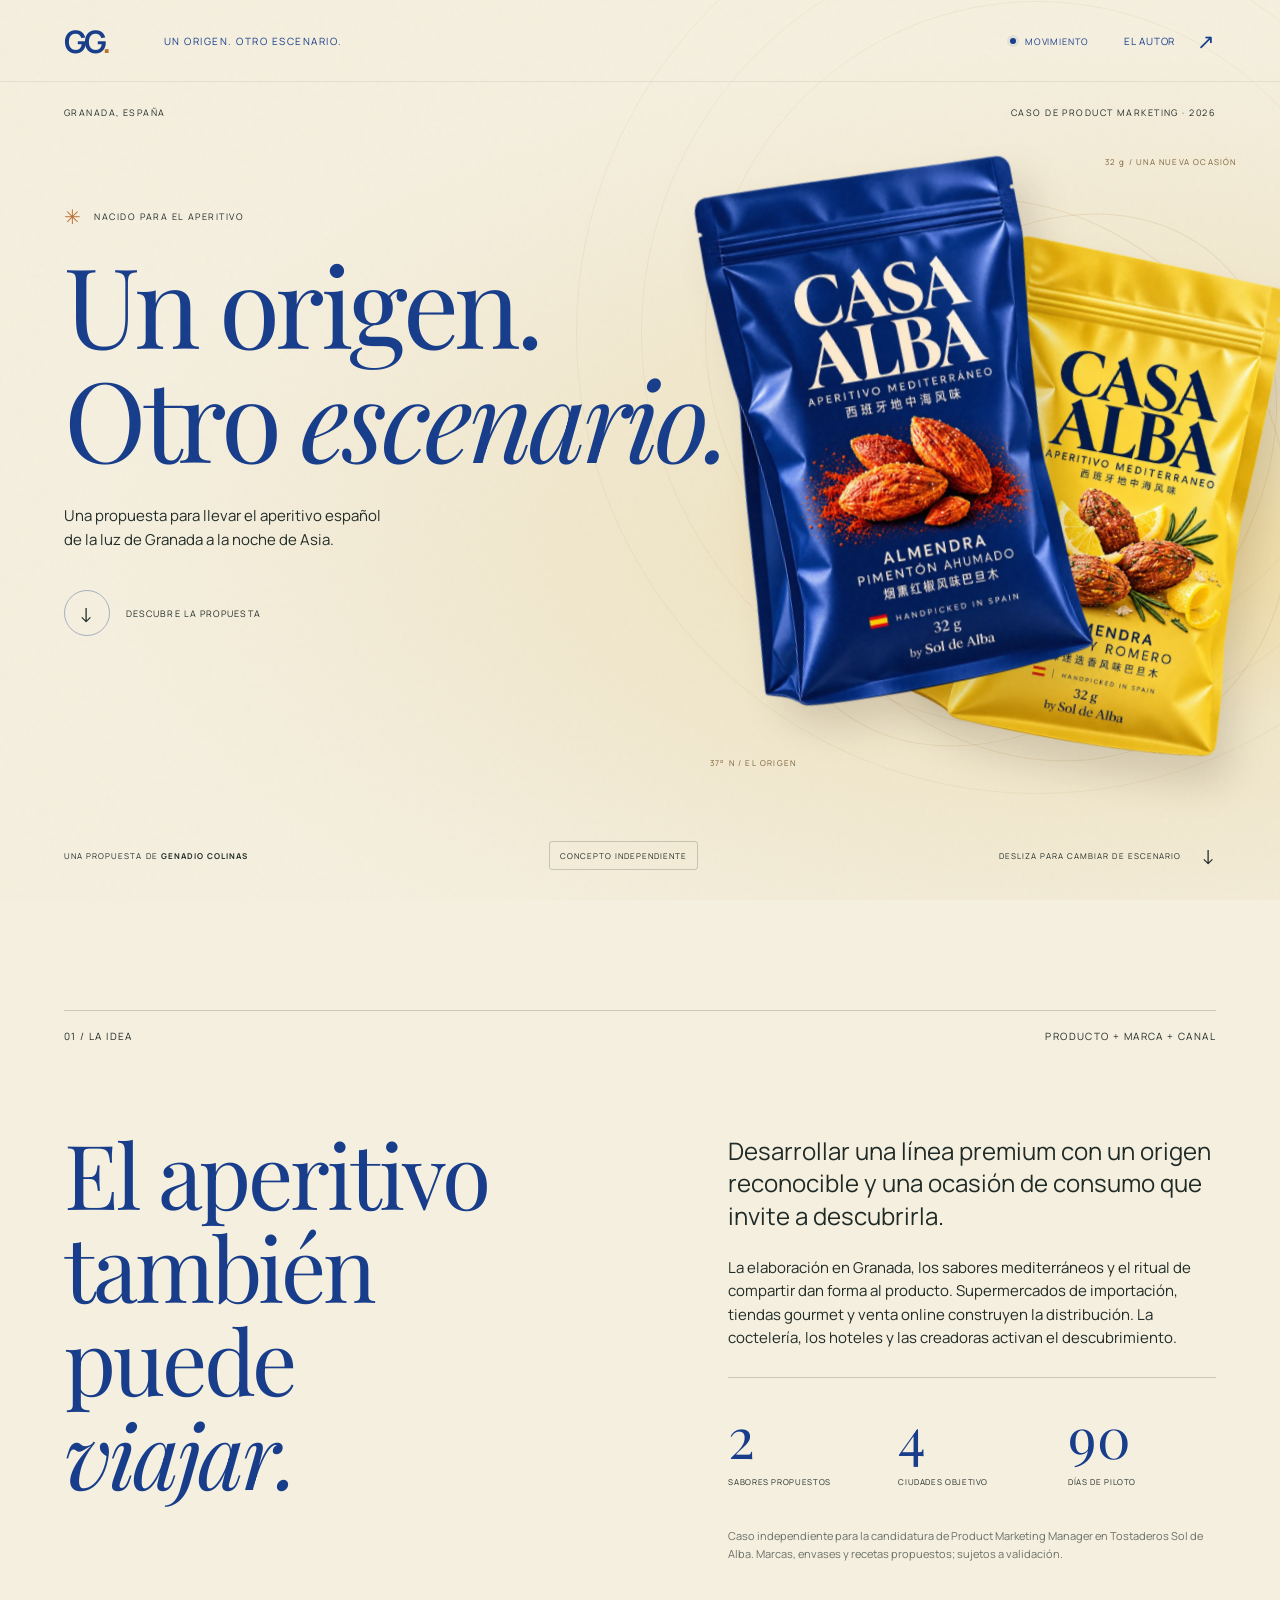
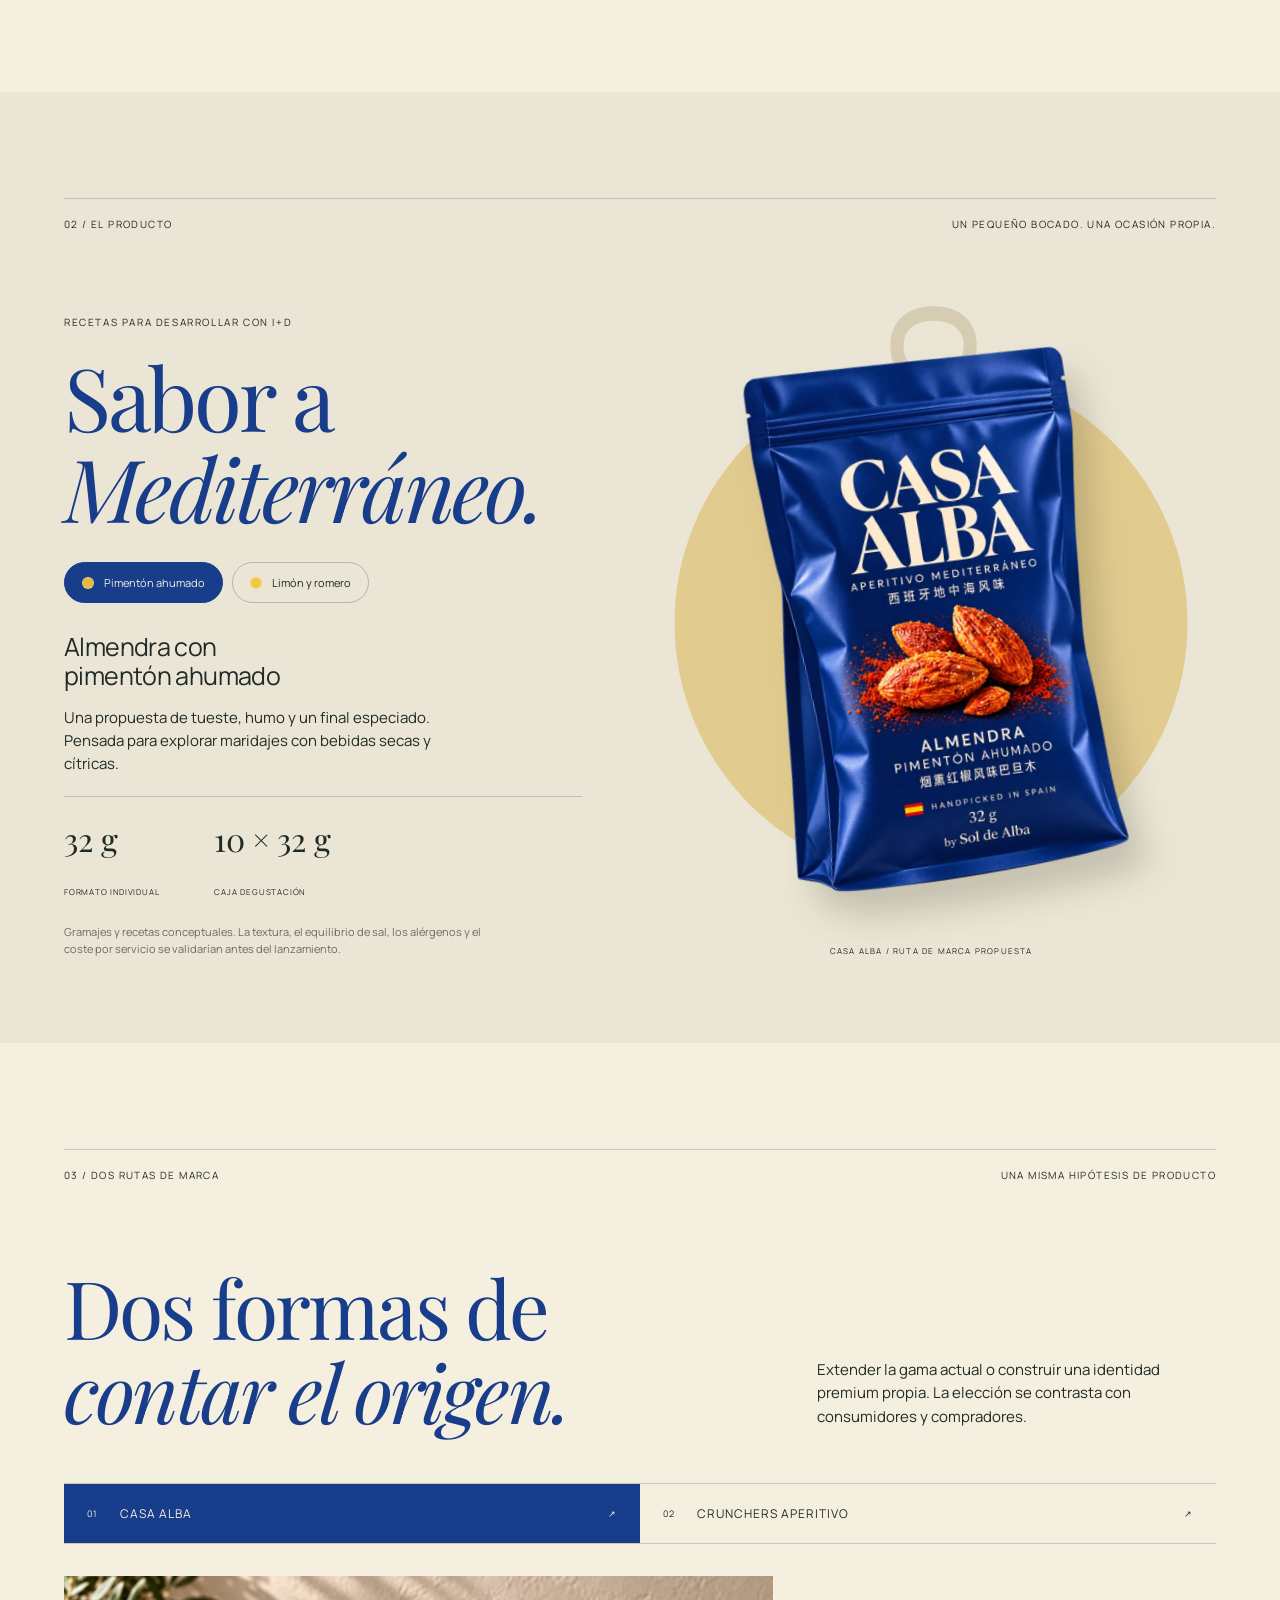
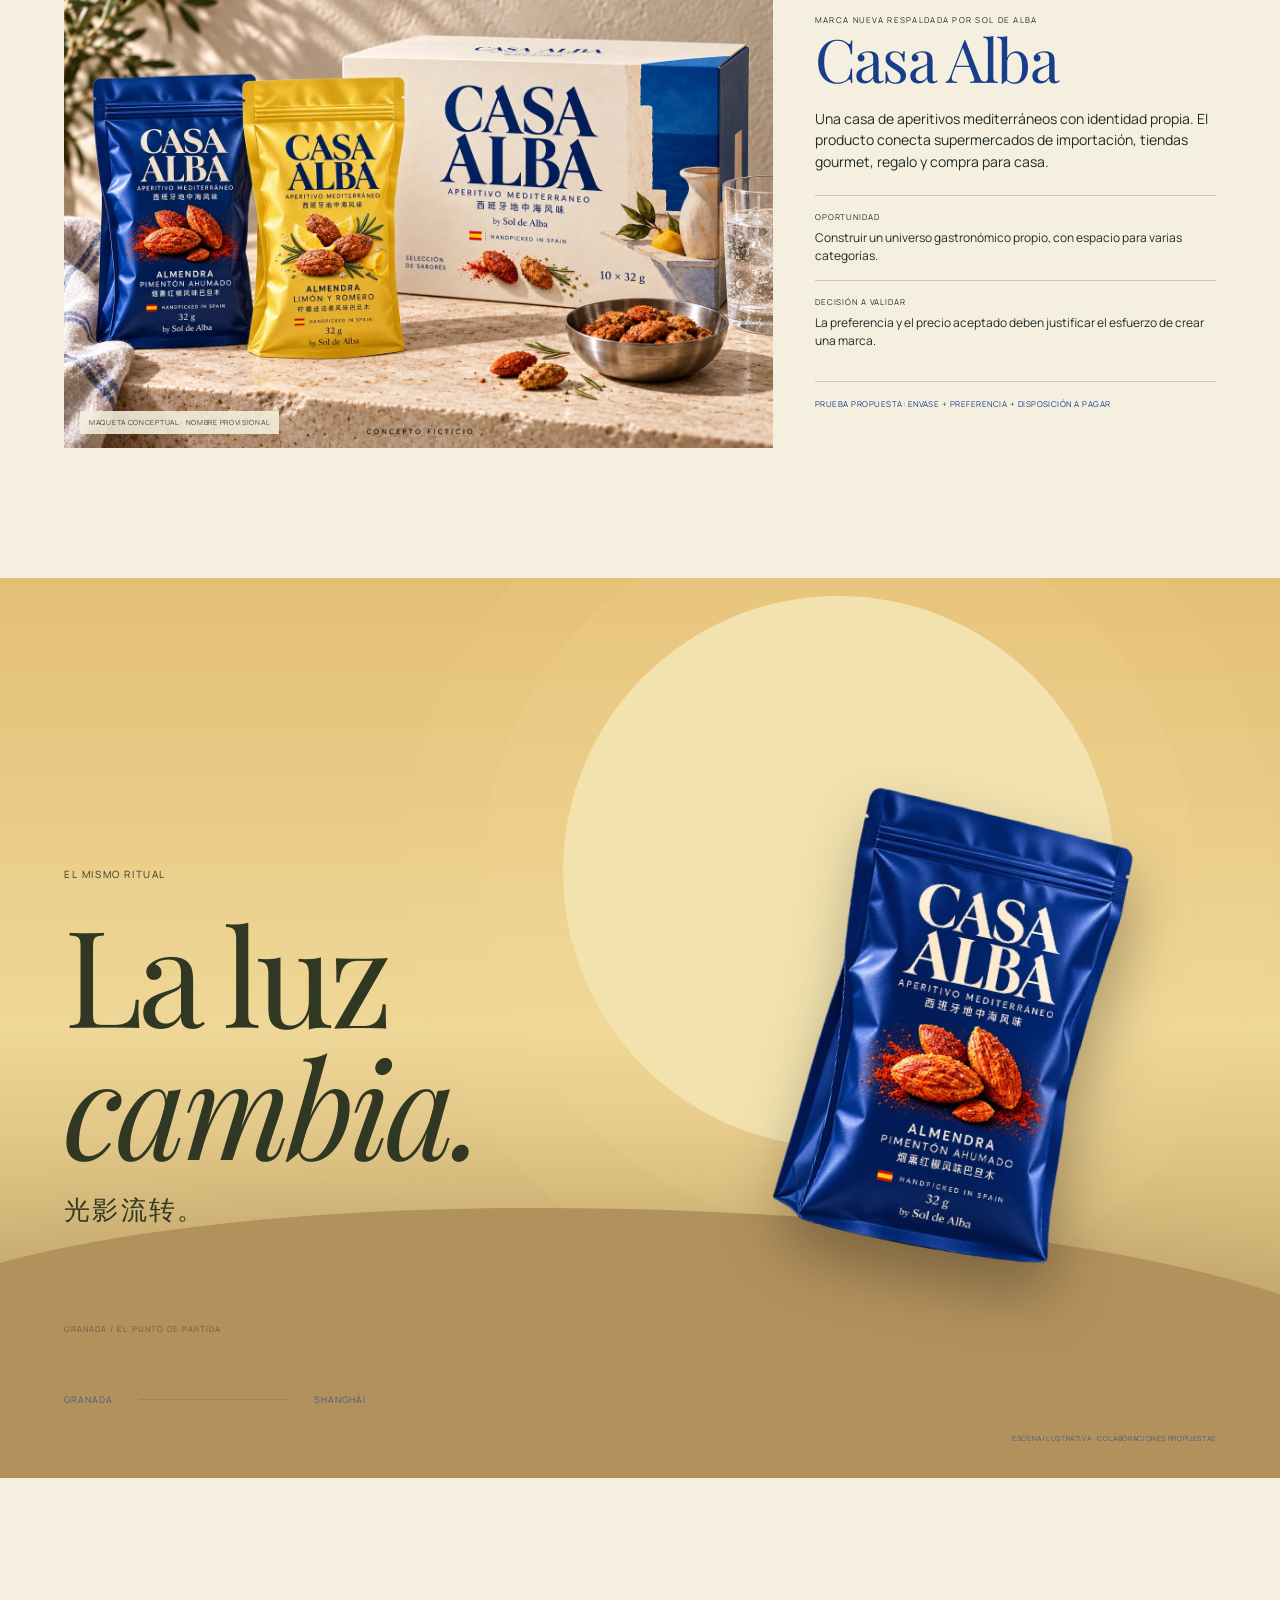
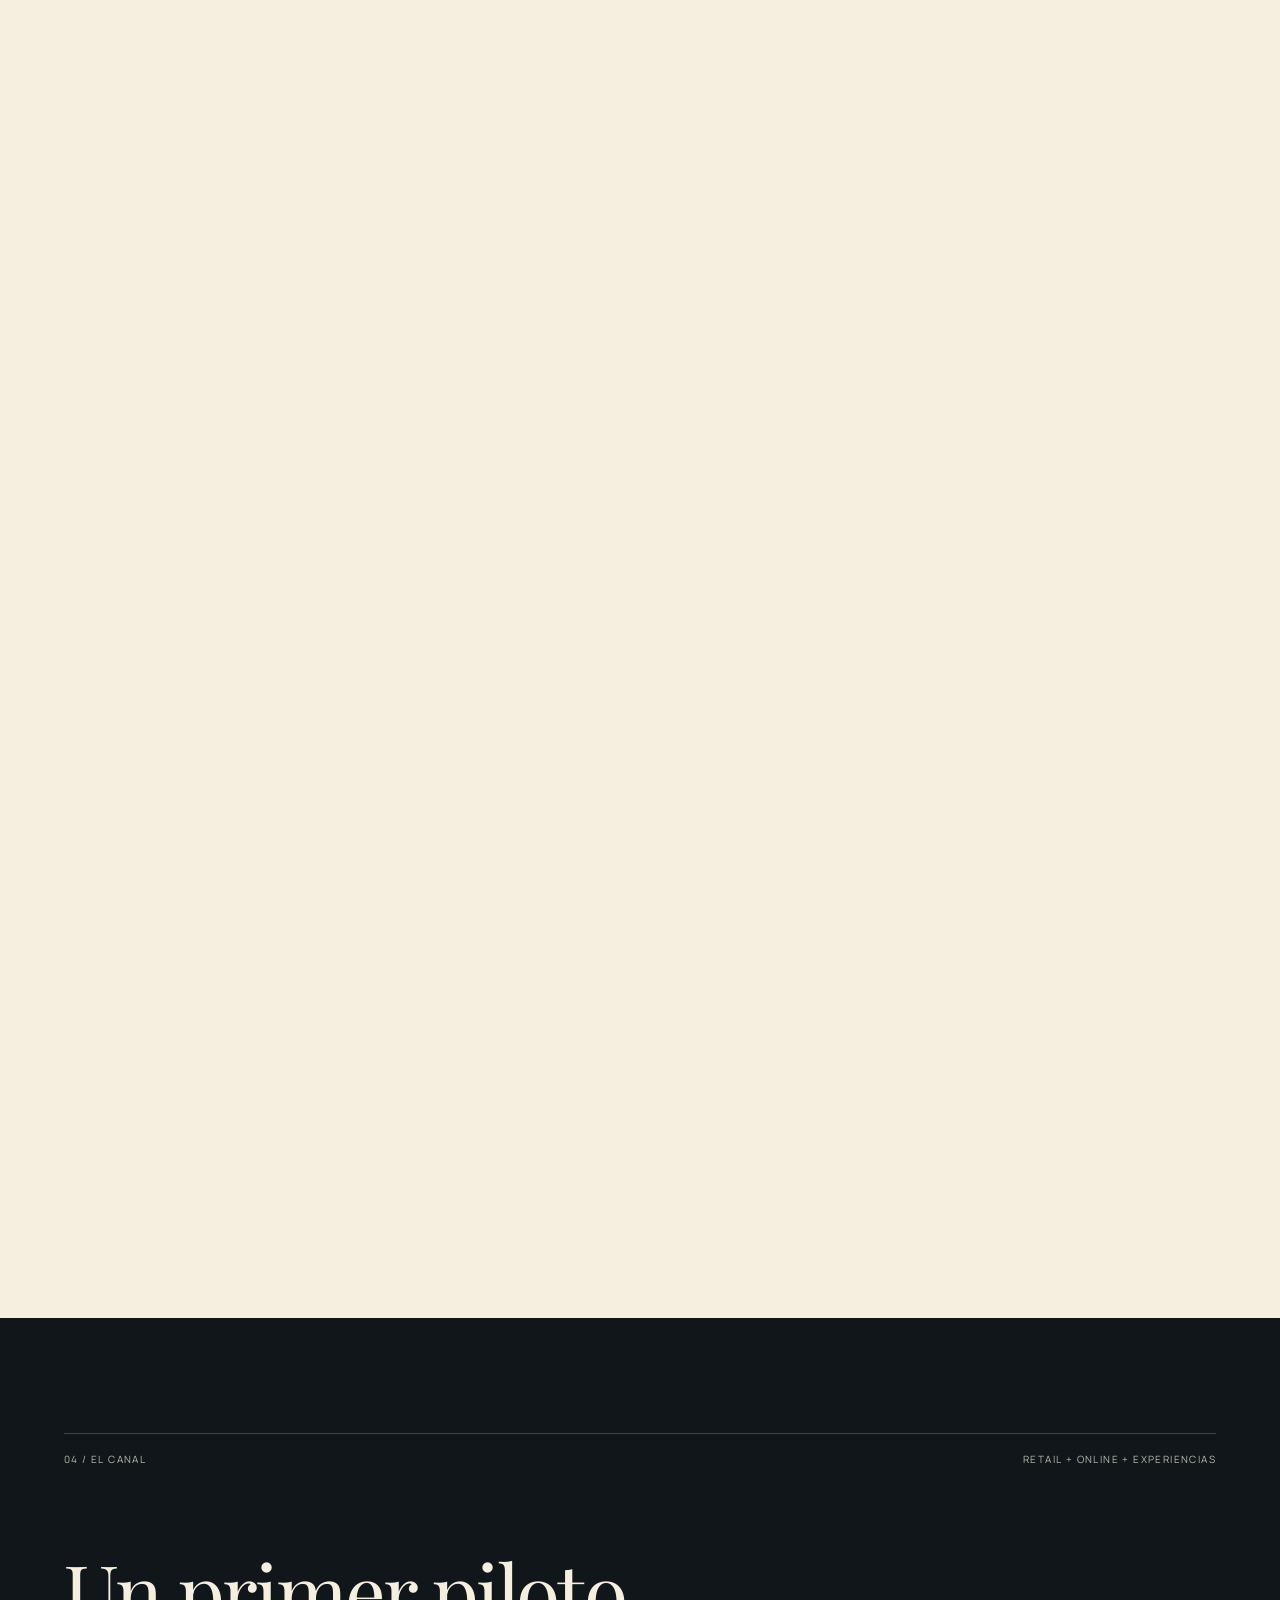
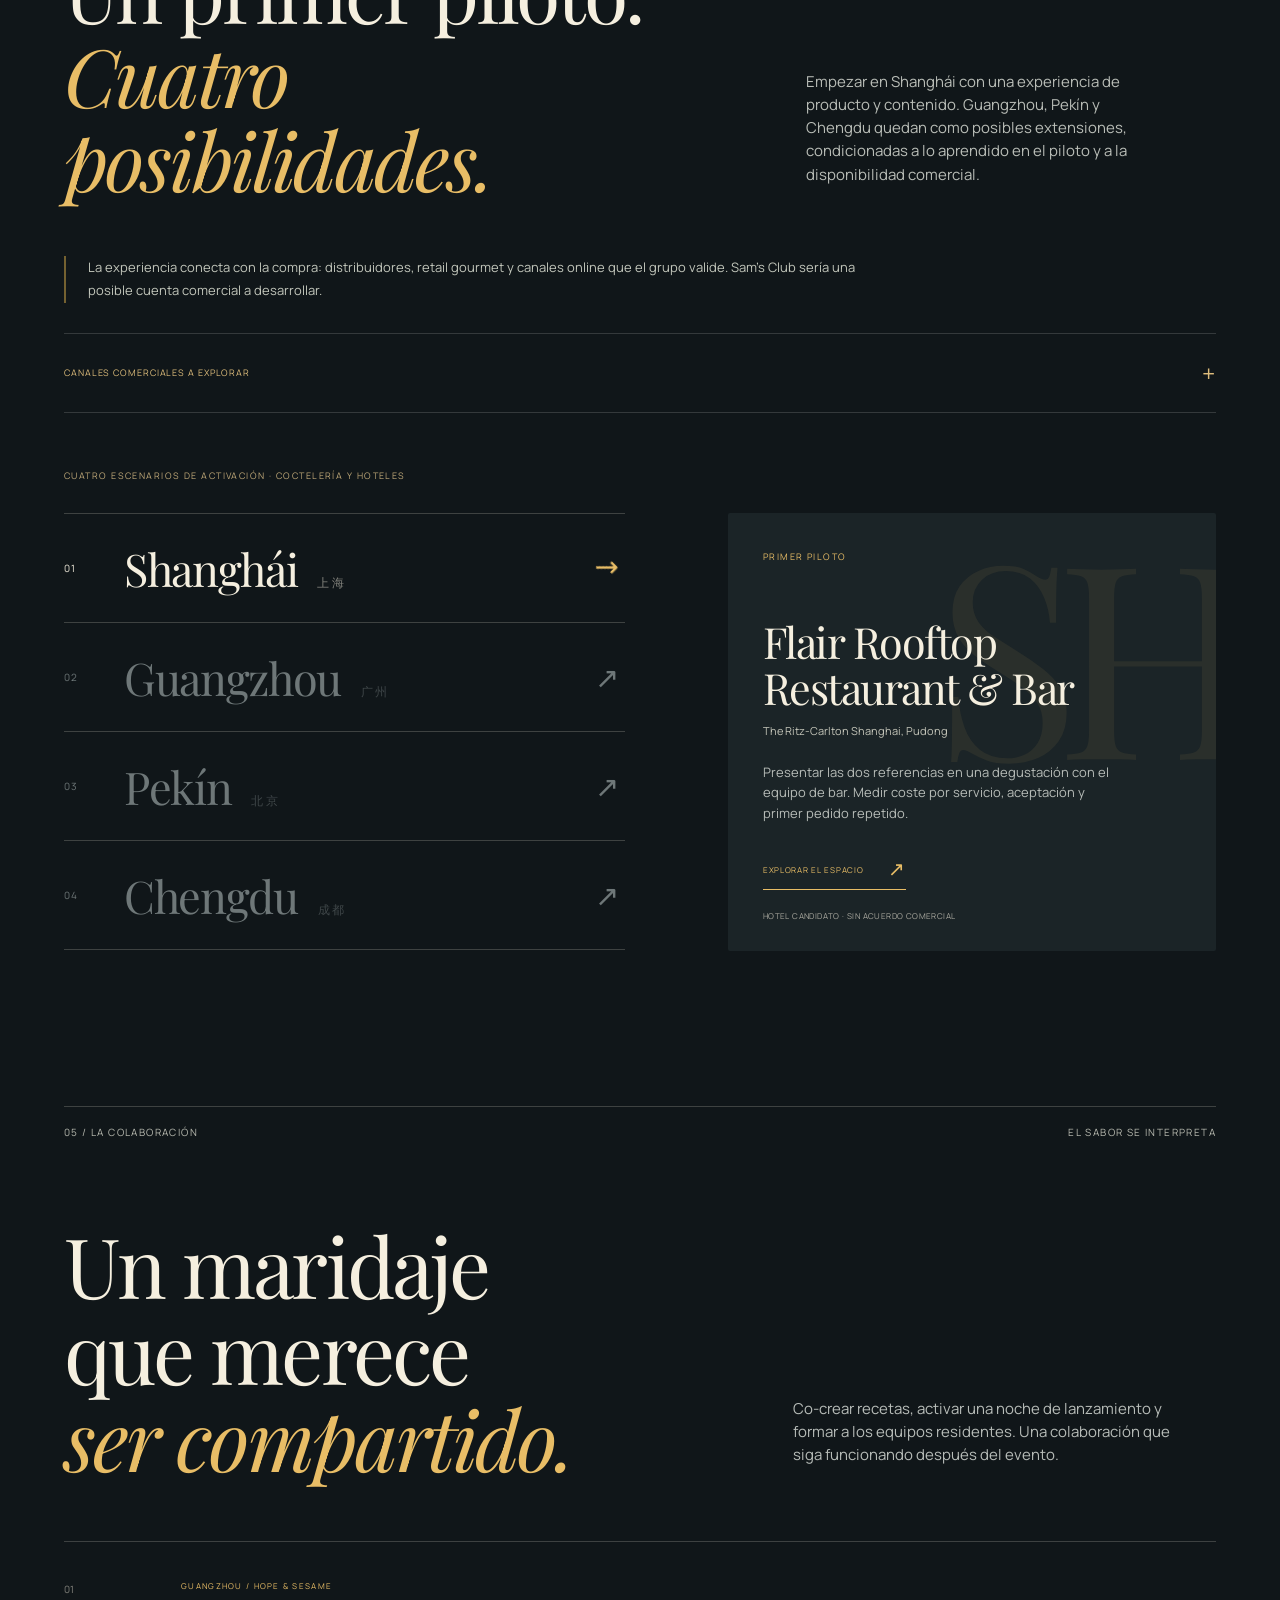
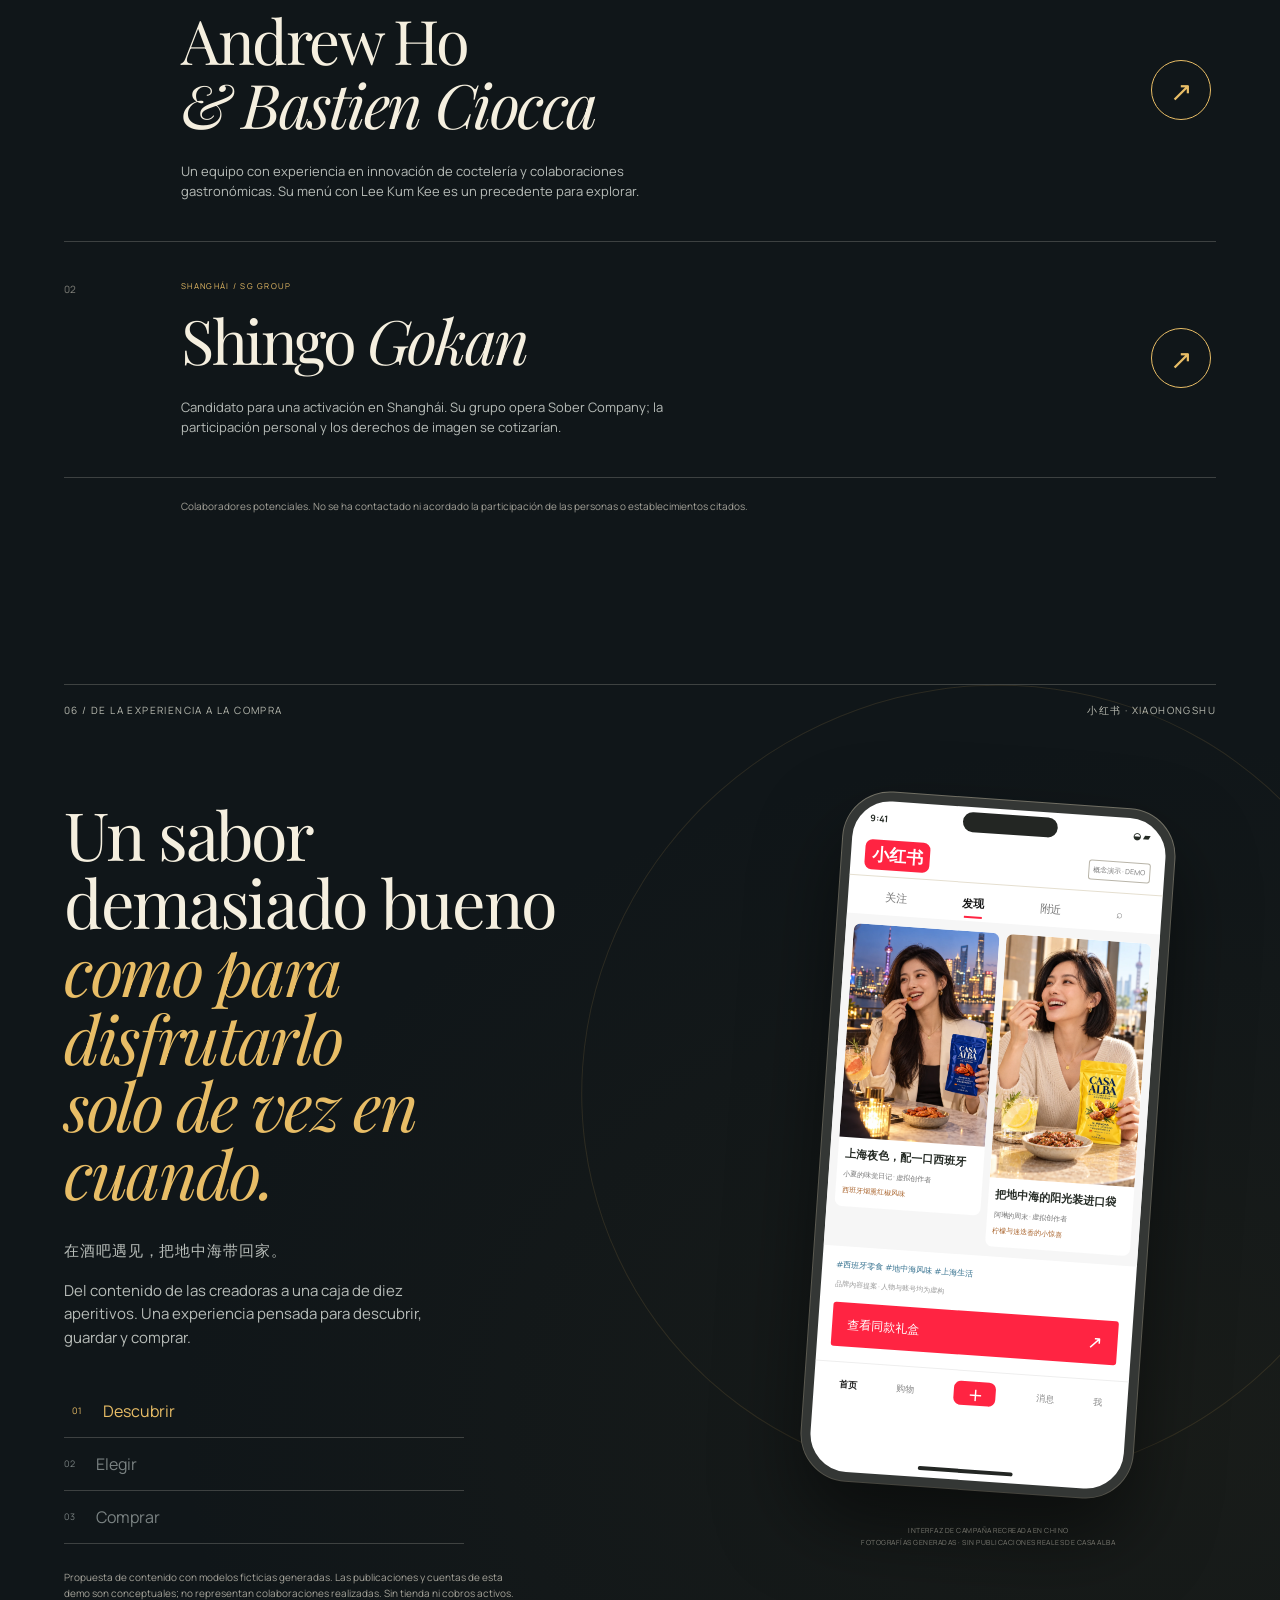
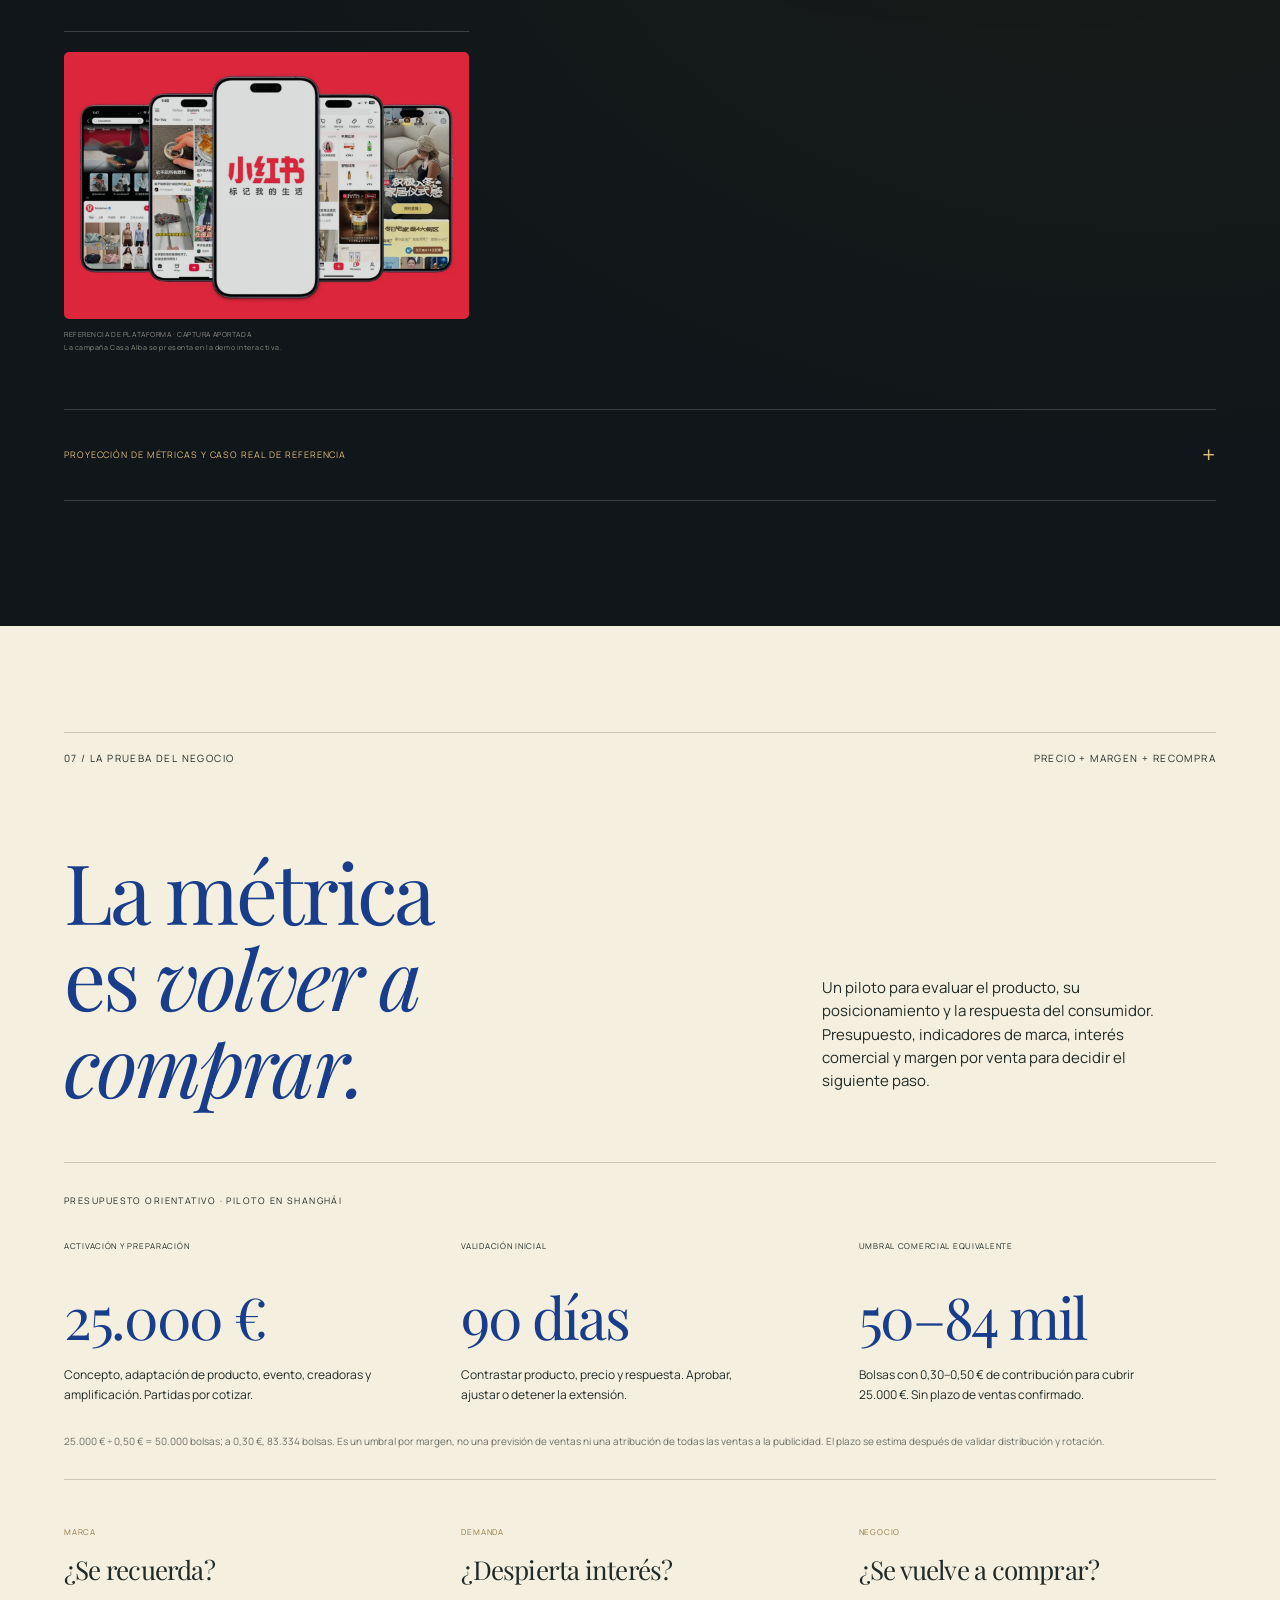
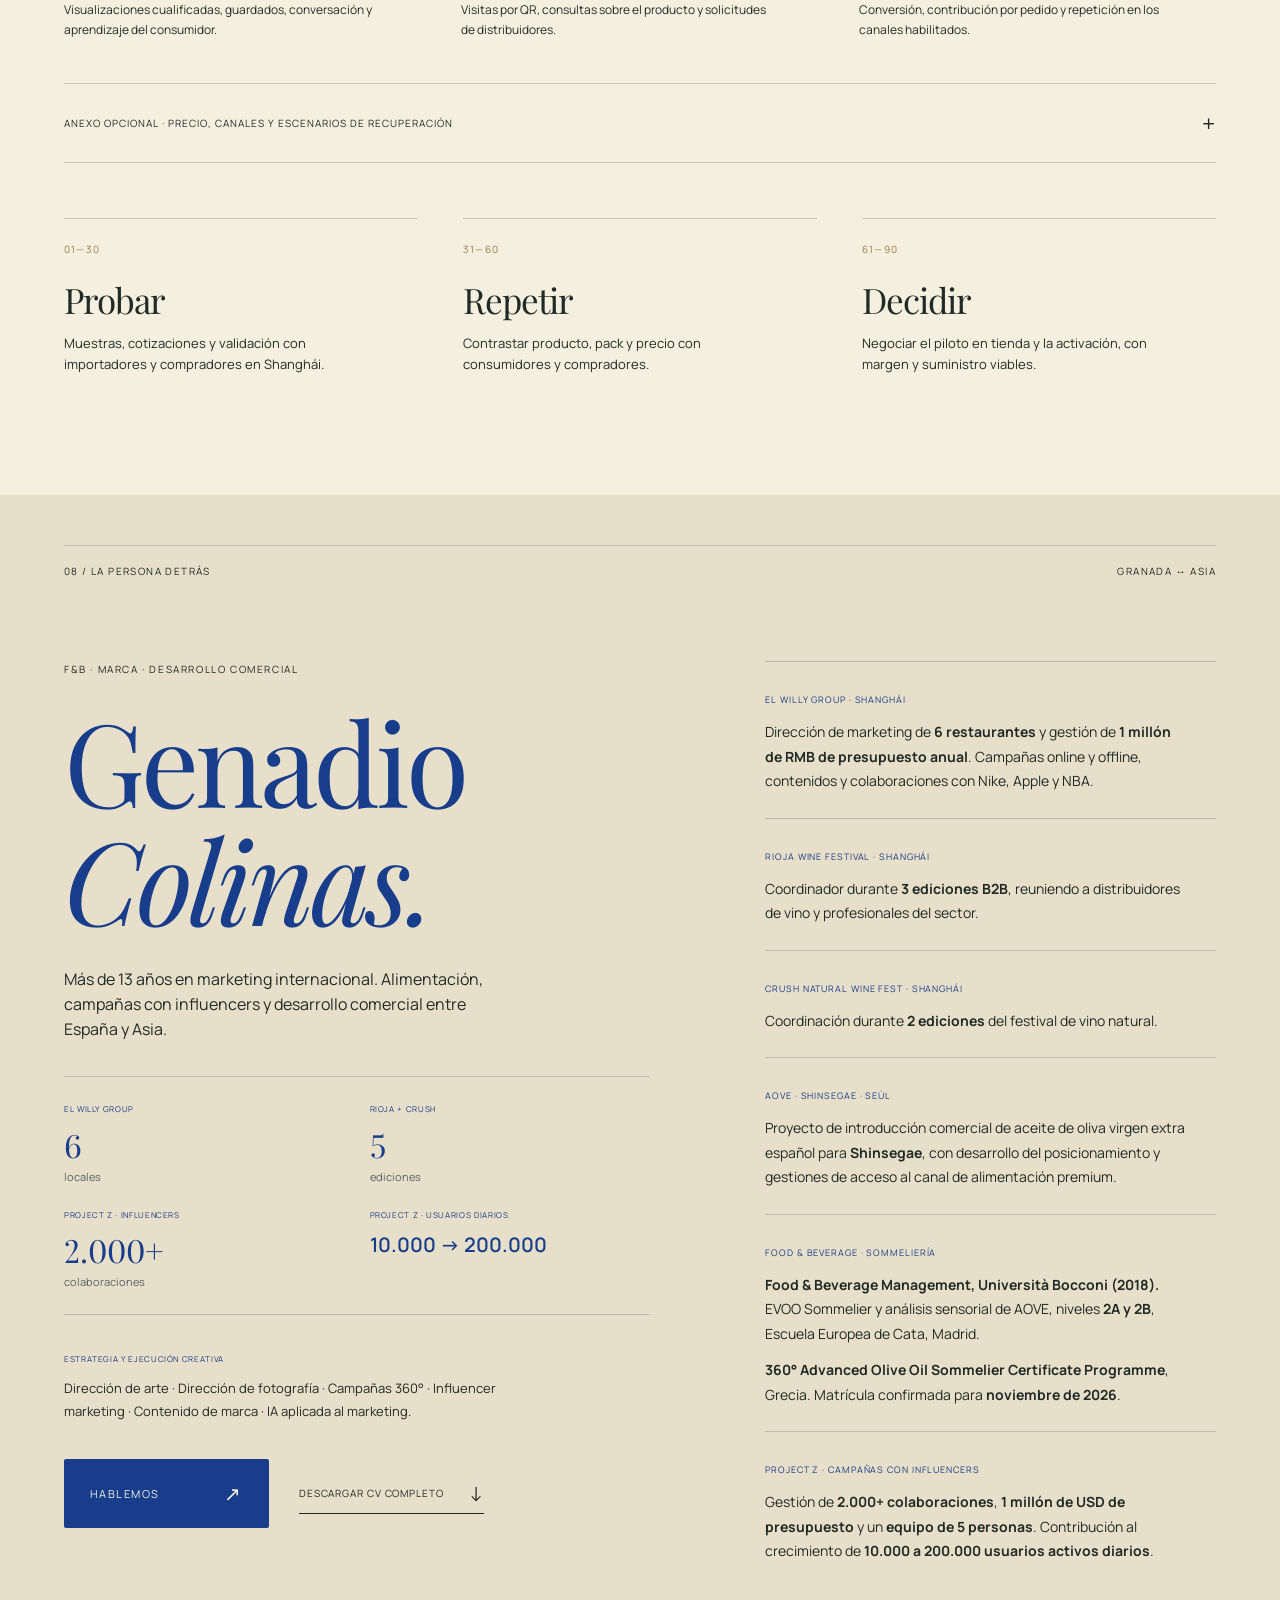
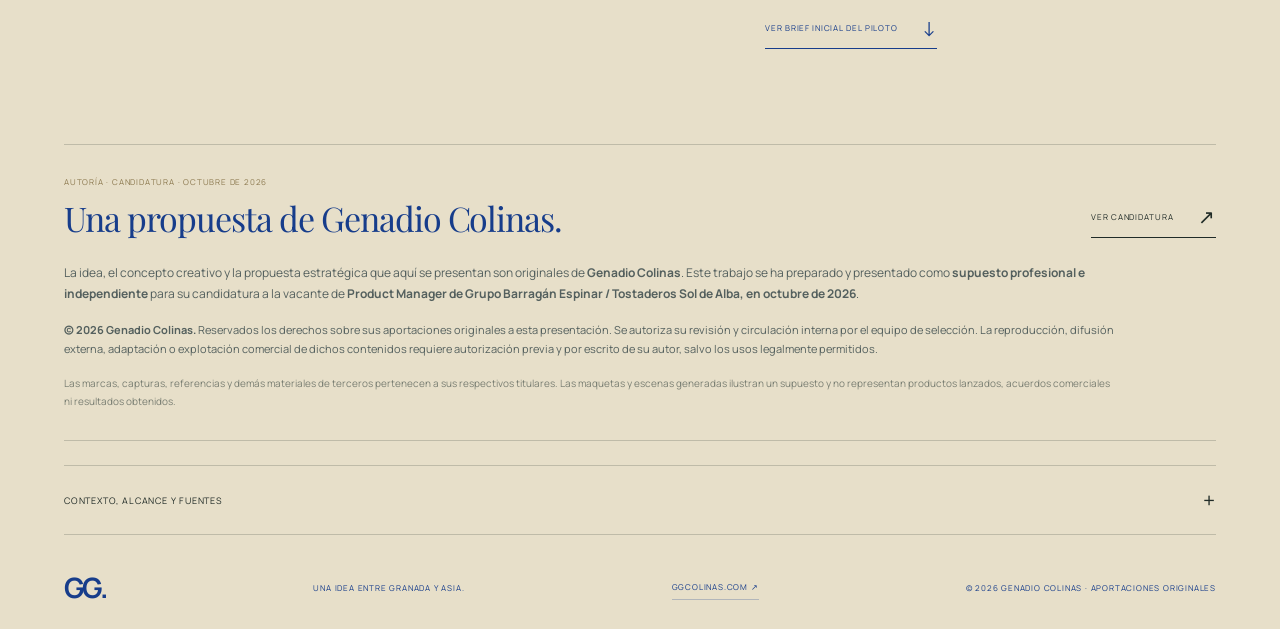
<file: index.html>
<!doctype html>
<html lang="es">
<head>
  <meta charset="utf-8">
  <meta name="viewport" content="width=device-width, initial-scale=1">
  <meta name="theme-color" content="#f5efdf">
  <meta name="description" content="De Granada a Asia. Una propuesta de Genadio Colinas para desarrollar una línea de aperitivos mediterráneos premium. Caso conceptual para Tostaderos Sol de Alba.">
  <meta name="robots" content="noindex,nofollow">
  <meta name="author" content="Genadio Colinas">
  <meta name="copyright" content="© 2026 Genadio Colinas — aportaciones originales">
  <title>De Granada a Asia — Genadio Colinas</title>
  <link rel="icon" href="favicon.svg" type="image/svg+xml">
  <link rel="preload" href="assets/playfair-display.woff2" as="font" type="font/woff2" crossorigin>
  <link rel="preload" href="assets/manrope.woff2" as="font" type="font/woff2" crossorigin>
  <link rel="preload" href="assets/paprika-doypack-v2.webp" as="image">
  <link rel="stylesheet" href="style.css">
  <script src="economics.js" defer></script>
  <script src="app.js" defer></script>
</head>
<body>
  <a class="skip" href="#idea">Ir al contenido</a>
  <header class="nav" id="nav">
    <a class="nav-logo" href="#inicio" aria-label="Volver al inicio">GG<span class="nav-logo-dot">.</span></a>
    <a class="nav-case" href="#idea">UN ORIGEN. OTRO ESCENARIO.</a>
    <div class="nav-actions"><button class="motion-toggle" id="motion-toggle" aria-pressed="true" aria-label="Desactivar animaciones"><span class="motion-led"></span><span id="motion-label">MOVIMIENTO</span></button><a class="nav-contact" href="#autor">EL AUTOR <span aria-hidden="true">↗</span></a></div>
    <div class="nav-progress" aria-hidden="true"><span id="nav-progress"></span></div>
  </header>
  <main>
    <section class="hero" id="inicio" aria-labelledby="hero-title">
      <div class="hero-sun" aria-hidden="true"><span></span><span></span><span></span></div>
      <div class="hero-topline"><span>GRANADA, ESPAÑA</span><span>CASO DE PRODUCT MARKETING · 2026</span></div>
      <div class="hero-copy">
        <p class="eyebrow hero-eyebrow"><span class="tiny-sun" aria-hidden="true">✳</span> NACIDO PARA EL APERITIVO</p>
        <h1 id="hero-title">Un origen.<br>Otro <em>escenario.</em></h1>
        <p class="hero-description">Una propuesta para llevar el aperitivo español<br class="desktop-break"> de la luz de Granada a la noche de Asia.</p>
        <a class="round-link" href="#idea"><span class="round-link-icon" aria-hidden="true">↓</span><span>DESCUBRE LA PROPUESTA</span></a>
      </div>
      <div class="hero-products" id="hero-products" aria-label="Dos propuestas conceptuales de aperitivo Casa Alba">
        <span class="orbit orbit-a" aria-hidden="true"></span><span class="orbit orbit-b" aria-hidden="true"></span>
        <div class="hero-pack hero-pack-lemon"><img src="assets/lemon-doypack-v2.webp" alt="Maqueta Casa Alba de almendra con limón y romero" width="1024" height="1536" fetchpriority="high"></div>
        <div class="hero-pack hero-pack-paprika"><img src="assets/paprika-doypack-v2.webp" alt="Maqueta Casa Alba de almendra con pimentón ahumado" width="1024" height="1536" fetchpriority="high"></div>
        <span class="product-coordinate coordinate-one">37° N / EL ORIGEN</span><span class="product-coordinate coordinate-two">32 g / UNA NUEVA OCASIÓN</span>
      </div>
      <div class="hero-bottom"><span>UNA PROPUESTA DE <b>GENADIO COLINAS</b></span><span class="concept-tag">CONCEPTO INDEPENDIENTE</span><span class="scroll-hint">DESLIZA PARA CAMBIAR DE ESCENARIO <span aria-hidden="true">↓</span></span></div>
    </section>

    <section class="idea section-pad" id="idea" aria-labelledby="idea-title">
      <div class="section-marker"><span>01 / LA IDEA</span><span>PRODUCTO + MARCA + CANAL</span></div>
      <div class="idea-grid">
        <h2 class="reveal" id="idea-title">El aperitivo<br>también puede<br><em>viajar.</em></h2>
        <div class="idea-body reveal">
          <p class="lead">Desarrollar una línea premium con un origen reconocible y una ocasión de consumo que invite a descubrirla.</p>
          <p>La elaboración en Granada, los sabores mediterráneos y el ritual de compartir dan forma al producto. Supermercados de importación, tiendas gourmet y venta online construyen la distribución. La coctelería, los hoteles y las creadoras activan el descubrimiento.</p>
          <div class="idea-facts"><div><b>2</b><span>SABORES PROPUESTOS</span></div><div><b>4</b><span>CIUDADES OBJETIVO</span></div><div><b>90</b><span>DÍAS DE PILOTO</span></div></div>
          <p class="fineprint">Caso independiente para la candidatura de Product Marketing Manager en Tostaderos Sol de Alba. Marcas, envases y recetas propuestos; sujetos a validación.</p>
        </div>
      </div>
    </section>

    <section class="flavours section-pad" id="producto" aria-labelledby="flavour-title">
      <div class="section-marker"><span>02 / EL PRODUCTO</span><span>UN PEQUEÑO BOCADO. UNA OCASIÓN PROPIA.</span></div>
      <div class="flavour-grid">
        <div class="flavour-left reveal">
          <p class="eyebrow">RECETAS PARA DESARROLLAR CON I+D</p>
          <h2 id="flavour-title">Sabor a<br><em>Mediterráneo.</em></h2>
          <div class="flavour-tabs" role="tablist" aria-label="Elegir un sabor">
            <button id="flavour-tab-paprika" role="tab" aria-selected="true" aria-controls="flavour-panel" data-flavour="paprika" class="flavour-tab active"><span class="swatch swatch-blue"></span>Pimentón ahumado</button>
            <button id="flavour-tab-lemon" role="tab" aria-selected="false" aria-controls="flavour-panel" tabindex="-1" data-flavour="lemon" class="flavour-tab"><span class="swatch swatch-yellow"></span>Limón y romero</button>
          </div>
          <div id="flavour-panel" role="tabpanel" aria-labelledby="flavour-tab-paprika" tabindex="0">
            <h3 id="flavour-name">Almendra con<br>pimentón ahumado</h3>
            <p id="flavour-description">Una propuesta de tueste, humo y un final especiado. Pensada para explorar maridajes con bebidas secas y cítricas.</p>
            <div class="flavour-details"><span>32 g<br><small>FORMATO INDIVIDUAL</small></span><span>10 × 32 g<br><small>CAJA DEGUSTACIÓN</small></span></div>
          </div>
          <p class="fineprint">Gramajes y recetas conceptuales. La textura, el equilibrio de sal, los alérgenos y el coste por servicio se validarían antes del lanzamiento.</p>
        </div>
        <div class="flavour-stage" id="flavour-stage">
          <span class="flavour-disc" aria-hidden="true"></span><span class="flavour-stage-word" aria-hidden="true" id="flavour-stage-word">AHUMADO</span>
          <img id="flavour-image-paprika" class="flavour-product active" src="assets/paprika-doypack-v2.webp" alt="Envase conceptual azul de pimentón ahumado" loading="lazy" width="1024" height="1536">
          <img id="flavour-image-lemon" class="flavour-product" src="assets/lemon-doypack-v2.webp" alt="Envase conceptual amarillo de limón y romero" loading="lazy" width="1024" height="1536" aria-hidden="true">
          <span class="flavour-stage-caption">CASA ALBA / RUTA DE MARCA PROPUESTA</span>
        </div>
      </div>
    </section>

    <section class="brands section-pad" id="marcas" aria-labelledby="brands-title">
      <div class="section-marker"><span>03 / DOS RUTAS DE MARCA</span><span>UNA MISMA HIPÓTESIS DE PRODUCTO</span></div>
      <div class="brand-heading"><h2 class="reveal" id="brands-title">Dos formas de<br><em>contar el origen.</em></h2><p class="reveal">Extender la gama actual o construir una identidad premium propia. La elección se contrasta con consumidores y compradores.</p></div>
      <div class="brand-switch" role="tablist" aria-label="Comparar las rutas de marca"><button role="tab" id="brand-tab-casa" aria-selected="true" aria-controls="brand-panel" data-brand="casa" class="active">01 <span>CASA ALBA</span> ↗</button><button role="tab" id="brand-tab-crunchers" aria-selected="false" aria-controls="brand-panel" tabindex="-1" data-brand="crunchers">02 <span>CRUNCHERS APERITIVO</span> ↗</button></div>
      <div class="brand-panel" id="brand-panel" role="tabpanel" aria-labelledby="brand-tab-casa" tabindex="0">
        <div class="brand-image-wrap"><img id="brand-image" src="assets/casa-alba-doypack-v2.webp" alt="Maqueta de la nueva marca Casa Alba con dos bolsas y una caja degustación" width="1536" height="1024" loading="lazy"><span class="image-caption">MAQUETA CONCEPTUAL · NOMBRE PROVISIONAL</span></div>
        <div class="brand-copy"><span class="eyebrow" id="brand-kicker">MARCA NUEVA RESPALDADA POR SOL DE ALBA</span><h3 id="brand-name">Casa Alba</h3><p id="brand-description">Una casa de aperitivos mediterráneos con identidad propia. El producto conecta supermercados de importación, tiendas gourmet, regalo y compra para casa.</p><dl><div><dt>OPORTUNIDAD</dt><dd id="brand-opportunity">Construir un universo gastronómico propio, con espacio para varias categorías.</dd></div><div><dt>DECISIÓN A VALIDAR</dt><dd id="brand-tradeoff">La preferencia y el precio aceptado deben justificar el esfuerzo de crear una marca.</dd></div></dl><p class="brand-validation">PRUEBA PROPUESTA: ENVASE + PREFERENCIA + DISPOSICIÓN A PAGAR</p></div>
      </div>
    </section>

    <section class="journey" id="viaje" aria-label="Transición de la luz mediterránea a la noche en Asia">
      <div class="journey-sticky">
        <div class="journey-day" aria-hidden="true"><div class="journey-day-sun"></div><div class="journey-day-horizon"></div><span class="journey-coordinate">GRANADA / EL PUNTO DE PARTIDA</span></div>
        <div class="journey-night" aria-hidden="true"></div><div class="journey-shade" aria-hidden="true"></div>
        <div class="journey-copy journey-copy-day"><p class="eyebrow">EL MISMO RITUAL</p><h2>La luz<br><em>cambia.</em></h2><p class="journey-chinese" lang="zh-Hans">光影流转。</p></div>
        <div class="journey-copy journey-copy-night"><p class="eyebrow">UN NUEVO ESCENARIO</p><h2>El aperitivo<br><em>se queda.</em></h2><p class="journey-chinese" lang="zh-Hans">地中海的美味，留在此刻。</p><div class="journey-origin"><span class="spanish-flag" role="img" aria-label="Bandera de España"></span><span>HANDPICKED IN SPAIN<small lang="zh-Hans">西班牙手工甄选</small></span></div><p>De una mesa mediterránea<br>a la barra de un hotel en Shanghái.<br><span lang="zh-Hans" class="journey-translation">从地中海餐桌，到上海酒店酒吧。</span></p></div>
        <div class="journey-product" aria-hidden="true"><img src="assets/paprika-doypack-v2.webp" alt="" width="1024" height="1536" loading="lazy"></div>
        <div class="journey-caption"><span id="journey-location">GRANADA</span><div class="journey-track" aria-hidden="true"><span id="journey-track-progress"></span></div><span>SHANGHÁI</span></div>
        <p class="journey-note">ESCENA ILUSTRATIVA · COLABORACIONES PROPUESTAS</p>
      </div>
    </section>

    <div class="night-world" id="night-world">
      <section class="cities section-pad" id="ciudades" aria-labelledby="cities-title">
        <div class="section-marker"><span>04 / EL CANAL</span><span>RETAIL + ONLINE + EXPERIENCIAS</span></div>
        <div class="cities-intro"><h2 class="reveal" id="cities-title">Un primer piloto.<br><em>Cuatro posibilidades.</em></h2><p class="reveal">Empezar en Shanghái con una experiencia de producto y contenido. Guangzhou, Pekín y Chengdu quedan como posibles extensiones, condicionadas a lo aprendido en el piloto y a la disponibilidad comercial.</p></div>
        <p class="commercial-continuity">La experiencia conecta con la compra: distribuidores, retail gourmet y canales online que el grupo valide. Sam’s Club sería una posible cuenta comercial a desarrollar.</p>
        <details class="retail-appendix"><summary>CANALES COMERCIALES A EXPLORAR <span aria-hidden="true">+</span></summary>
        <div class="retail-route" aria-labelledby="retail-route-title">
          <div class="retail-route-heading"><p class="eyebrow">LA DISTRIBUCIÓN ES EL OBJETIVO COMERCIAL</p><h3 id="retail-route-title">Descubrirlo una noche.<br><em>Encontrarlo cada día.</em></h3><p>Veinte puntos de venta como hipótesis de red inicial, repartidos entre distintas enseñas y tiendas gourmet. El alta de cada cuenta, el surtido y la reposición se negocian por separado.</p></div>
          <div class="retail-targets">
            <article><p class="eyebrow">01 / GOURMET E IMPORTACIÓN</p><h4>Olé <span lang="zh-Hans">精品超市</span></h4><p>Objetivo para contrastar el encaje del origen español y el aperitivo premium en el lineal. Empezar con un piloto de pocas tiendas y degustación en el punto de venta.</p><dl><div><dt>FORMATO PROPUESTO</dt><dd>Doypack y pack degustación.</dd></div><div><dt>VALIDACIÓN</dt><dd>Rotación por tienda, margen y segundo pedido.</dd></div></dl><a class="text-link" href="https://www.taikooli-chengdu.com/zh-cn/shopping/ole/" target="_blank" rel="noopener noreferrer">REFERENCIA OLÉ <span aria-hidden="true">↗</span></a></article>
            <article><p class="eyebrow">02 / CLUB DE COMPRA</p><h4>Sam’s Club</h4><p>Cuenta objetivo para una fase de expansión. Desarrollar un multipack con valor por ración y una propuesta propia para el comprador. Su selección de proveedores exige evaluación; el alta no se da por conseguida.</p><dl><div><dt>FORMATO PROPUESTO</dt><dd>Multipack específico por validar.</dd></div><div><dt>VALIDACIÓN</dt><dd>Precio, capacidad de suministro y condiciones comerciales.</dd></div></dl><a class="text-link" href="https://en.walmart.cn/newsroom-en/1854.html" target="_blank" rel="noopener noreferrer">VÍA DE PROVEEDORES <span aria-hidden="true">↗</span></a></article>
            <article><p class="eyebrow">03 / TIENDA + COMPRA DIGITAL</p><h4>Hema / Freshippo</h4><p>Objetivo para explorar un lanzamiento que combine exposición en tienda y pedidos digitales. Adaptar el contenido del producto y las promociones a la enseña, con datos de reposición compartidos.</p><dl><div><dt>FORMATO PROPUESTO</dt><dd>Pack para consumo en casa.</dd></div><div><dt>VALIDACIÓN</dt><dd>Sell-out, disponibilidad y repetición.</dd></div></dl><a class="text-link" href="https://www.alibabagroup.com/en-US/about-alibaba-businesses-1747800973536919552" target="_blank" rel="noopener noreferrer">REFERENCIA HEMA <span aria-hidden="true">↗</span></a></article>
          </div>
          <div class="channel-roles"><div><span>COMPRAR Y REPETIR</span><p>Retail físico + venta online. Negociación, PLV, degustaciones y reposición.</p></div><div><span>PROBAR Y COMPARTIR</span><p>Barras, hoteles y creadoras. Experiencia, contenido y derivación a puntos de venta.</p></div><div><span>MEDIR Y ESCALAR</span><p>Un importador-distribuidor, seguimiento por tienda y QR por ciudad. Contar cada venta una sola vez.</p></div></div>
          <p class="fineprint">Cuentas objetivo, sin contactos ni acuerdos confirmados. Los 20 puntos de venta del simulador no se atribuyen a una cadena concreta. Walmart, otras enseñas de China Resources Vanguard, RT-Mart y Yonghui forman un mapa de expansión a estudiar tras validar precio y rotación; se confirmarían compradores y tiendas operativas. Los hoteles del selector son posibles espacios de activación y un canal adicional.</p>
          <a class="text-link retail-model-link" href="#recuperacion">VER PRESUPUESTO Y MEDICIÓN <span aria-hidden="true">↓</span></a>
        </div>
        </details>
        <p class="eyebrow activation-intro">CUATRO ESCENARIOS DE ACTIVACIÓN · COCTELERÍA Y HOTELES</p>
        <div class="city-layout">
          <div class="city-list" role="tablist" aria-label="Explorar hoteles candidatos" aria-orientation="vertical">
            <button class="city-tab active" role="tab" id="city-tab-shanghai" aria-selected="true" aria-controls="city-panel" data-city="shanghai"><span class="city-number">01</span><span>Shanghái<small>上海</small></span><span aria-hidden="true">↗</span></button>
            <button class="city-tab" role="tab" id="city-tab-guangzhou" aria-selected="false" aria-controls="city-panel" tabindex="-1" data-city="guangzhou"><span class="city-number">02</span><span>Guangzhou<small>广州</small></span><span aria-hidden="true">↗</span></button>
            <button class="city-tab" role="tab" id="city-tab-beijing" aria-selected="false" aria-controls="city-panel" tabindex="-1" data-city="beijing"><span class="city-number">03</span><span>Pekín<small>北京</small></span><span aria-hidden="true">↗</span></button>
            <button class="city-tab" role="tab" id="city-tab-chengdu" aria-selected="false" aria-controls="city-panel" tabindex="-1" data-city="chengdu"><span class="city-number">04</span><span>Chengdu<small>成都</small></span><span aria-hidden="true">↗</span></button>
          </div>
          <div class="city-panel" id="city-panel" role="tabpanel" aria-labelledby="city-tab-shanghai" tabindex="0"><span class="city-stamp" id="city-stamp" aria-hidden="true">SH</span><p class="eyebrow" id="city-phase">PRIMER PILOTO</p><h3 id="city-venue">Flair Rooftop<br>Restaurant &amp; Bar</h3><p class="city-hotel" id="city-hotel">The Ritz-Carlton Shanghai, Pudong</p><p id="city-idea">Presentar las dos referencias en una degustación con el equipo de bar. Medir coste por servicio, aceptación y primer pedido repetido.</p><a class="text-link" id="city-source" href="https://www.ritzcarlton.com/en/hotels/shasz-the-ritz-carlton-shanghai-pudong/dining/" target="_blank" rel="noopener noreferrer">EXPLORAR EL ESPACIO <span aria-hidden="true">↗</span></a><p class="fineprint">HOTEL CANDIDATO · SIN ACUERDO COMERCIAL</p></div>
        </div>
      </section>

      <section class="collaborators section-pad" aria-labelledby="collaborators-title">
        <div class="section-marker"><span>05 / LA COLABORACIÓN</span><span>EL SABOR SE INTERPRETA</span></div>
        <div class="collab-heading"><h2 class="reveal" id="collaborators-title">Un maridaje<br>que merece<br><em>ser compartido.</em></h2><p class="reveal">Co-crear recetas, activar una noche de lanzamiento y formar a los equipos residentes. Una colaboración que siga funcionando después del evento.</p></div>
        <div class="collab-row reveal"><span class="collab-index">01</span><div><p class="eyebrow">GUANGZHOU / HOPE &amp; SESAME</p><h3>Andrew Ho<br><em>&amp; Bastien Ciocca</em></h3><p>Un equipo con experiencia en innovación de coctelería y colaboraciones gastronómicas. Su menú con Lee Kum Kee es un precedente para explorar.</p></div><a href="https://hopeandsesame.cn/home/hope-sesame-guangzhou/" target="_blank" rel="noopener noreferrer" class="circle-button" aria-label="Conocer Hope and Sesame">↗</a></div>
        <div class="collab-row reveal"><span class="collab-index">02</span><div><p class="eyebrow">SHANGHÁI / SG GROUP</p><h3>Shingo <em>Gokan</em></h3><p>Candidato para una activación en Shanghái. Su grupo opera Sober Company; la participación personal y los derechos de imagen se cotizarían.</p></div><a href="https://sg-management.jp/en/" target="_blank" rel="noopener noreferrer" class="circle-button" aria-label="Conocer SG Group">↗</a></div>
        <p class="fineprint collab-note">Colaboradores potenciales. No se ha contactado ni acordado la participación de las personas o establecimientos citados.</p>
      </section>

      <section class="commerce section-pad" id="compra" aria-labelledby="commerce-title">
        <div class="section-marker"><span>06 / DE LA EXPERIENCIA A LA COMPRA</span><span>小红书 · XIAOHONGSHU</span></div>
        <div class="commerce-layout">
          <div class="commerce-copy reveal"><h2 id="commerce-title">Un sabor<br>demasiado bueno<br><em>como para disfrutarlo<br>solo de vez en cuando.</em></h2><p class="commerce-chinese" lang="zh-Hans">在酒吧遇见，把地中海带回家。</p><p>Del contenido de las creadoras a una caja de diez aperitivos. Una experiencia pensada para descubrir, guardar y comprar.</p><div class="commerce-steps" aria-label="Pasos del recorrido"><button class="commerce-step active" data-step="0" aria-pressed="true"><span>01</span> Descubrir</button><button class="commerce-step" data-step="1" aria-pressed="false"><span>02</span> Elegir</button><button class="commerce-step" data-step="2" aria-pressed="false"><span>03</span> Comprar</button></div><p class="fineprint">Propuesta de contenido con modelos ficticias generadas. Las publicaciones y cuentas de esta demo son conceptuales; no representan colaboraciones realizadas. Sin tienda ni cobros activos.</p><figure class="platform-reference"><img src="assets/rednote-reference.webp" alt="Captura de referencia aportada: pantallas reales de Xiaohongshu con descubrimiento, perfiles y tienda" loading="lazy" width="1200" height="792"><figcaption>REFERENCIA DE PLATAFORMA · CAPTURA APORTADA<br>La campaña Casa Alba se presenta en la demo interactiva.</figcaption></figure></div>
          <div class="phone-area"><span class="phone-orbit" aria-hidden="true"></span><div class="phone phone-cn" aria-label="Prototipo en chino de descubrimiento y compra; no procesa pedidos"><div class="phone-top"><span>9:41</span><div class="phone-notch" aria-hidden="true"></div><span aria-hidden="true">◒ ▰</span></div><div class="phone-appbar"><span class="phone-app-name" lang="zh-Hans">小红书</span><span class="phone-demo-label" lang="zh-Hans">概念演示 · DEMO</span></div>
            <div class="phone-screen phone-screen-0 active" data-screen="0"><div class="rednote-tabs" lang="zh-Hans"><span>关注</span><b>发现</b><span>附近</span><span aria-hidden="true">⌕</span></div><div class="rednote-feed" lang="zh-Hans"><article class="rednote-post"><img src="assets/creator-rooftop-v2.webp" alt="Escena de campaña: una modelo adulta ficticia disfruta de almendras Casa Alba en una terraza de Shanghái" loading="lazy" width="1086" height="1448"><div class="rednote-post-copy"><b>上海夜色，配一口西班牙</b><small>小夏的味觉日记 · 虚拟创作者</small><span>西班牙烟熏红椒风味</span></div></article><article class="rednote-post"><img src="assets/creator-lifestyle-v2.webp" alt="Escena de campaña: otra modelo adulta ficticia con el doypack de limón y romero en un lounge" loading="lazy" width="1086" height="1448"><div class="rednote-post-copy"><b>把地中海的阳光装进口袋</b><small>阿琳的周末 · 虚拟创作者</small><span>柠檬与迷迭香的小惊喜</span></div></article></div><div class="rednote-discovery"><p lang="zh-Hans">#西班牙零食 #地中海风味 #上海生活</p><p class="rednote-concept-label" lang="zh-Hans">品牌内容提案 · 人物与账号均为虚构</p><button class="phone-cta" id="phone-discover" aria-label="Explorar el pack · 查看同款礼盒"><span lang="zh-Hans">查看同款礼盒</span><span aria-hidden="true">↗</span></button></div><div class="rednote-bottom-nav" aria-hidden="true" lang="zh-Hans"><b>首页</b><span>购物</span><i>＋</i><span>消息</span><span>我</span></div></div>
            <div class="phone-screen phone-screen-1" data-screen="1" hidden><div class="phone-mini-visual"><img src="assets/paprika-doypack-v2.webp" alt="Doypack de pimentón ahumado" width="1024" height="1536" loading="lazy"><img src="assets/lemon-doypack-v2.webp" alt="Doypack de limón y romero" width="1024" height="1536" loading="lazy"></div><div class="phone-content" lang="zh-Hans"><p class="phone-tiny-label">CASA ALBA · 西班牙地中海风味</p><h3>把地中海<br>带回家。</h3><p>双口味礼盒 · 10袋 × 32克<br>烟熏红椒5袋 + 柠檬迷迭香5袋</p><div class="phone-price"><b>¥198</b><span>概念定价 · 约¥19.8 / 袋</span></div><button class="phone-cta" id="phone-choose" aria-label="Ver siguiente paso · 了解购买流程">了解购买流程 <span aria-hidden="true">→</span></button><button class="phone-back" data-phone-back="0" aria-label="Volver a las publicaciones · 返回发现">← 返回发现</button></div></div>
            <div class="phone-screen phone-screen-2" data-screen="2" hidden><div class="phone-confirm-icon" aria-hidden="true">↗</div><div class="phone-content" lang="zh-Hans"><p class="phone-tiny-label">从发现到购买</p><h3>下一站，<br>你的餐桌。</h3><p>计划由中国授权经销商的店铺提供下单、配送及售后服务。</p><div class="phone-demo-note">概念演示 · 暂未开售<br>本页面不接受订单或付款。<br><span lang="es">Demo conceptual, sin pedidos ni pagos.</span></div><button class="phone-cta" id="phone-restart" aria-label="Volver al inicio · 返回发现">返回发现 <span aria-hidden="true">↺</span></button></div></div>
            <div class="phone-bottom" aria-hidden="true"></div></div><p class="phone-caption">INTERFAZ DE CAMPAÑA RECREADA EN CHINO<br>FOTOGRAFÍAS GENERADAS · SIN PUBLICACIONES REALES DE CASA ALBA</p></div>
        </div>
        <details class="social-appendix"><summary>PROYECCIÓN DE MÉTRICAS Y CASO REAL DE REFERENCIA <span aria-hidden="true">+</span></summary>
        <div class="social-impact" aria-labelledby="impact-title">
          <div class="social-impact-heading reveal"><div><p class="eyebrow">PROYECCIÓN FICTICIA · ESCALA A 4 CIUDADES · 30 DÍAS</p><h3 id="impact-title">Una noche.<br><em>Muchas conversaciones.</em></h3></div><p>Veinte microcreadores por noche y ciudad, más las recomendaciones de quienes lo prueban. Un objetivo de visibilidad e interés para contrastar tras cada evento.</p></div>
          <div class="social-cities" aria-label="Participaciones de microcreadores por ciudad"><span>SHANGHÁI <b>20</b></span><span>GUANGZHOU <b>20</b></span><span>PEKÍN <b>20</b></span><span>CHENGDU <b>20</b></span></div>
          <div class="impact-kpis reveal">
            <div><strong>80</strong><span>MICROCREADORES / KOC</span><p>20 por evento × 4 ciudades.<br>Una publicación por perfil.</p></div>
            <div><strong>≈420k</strong><span>VISUALIZACIONES PÚBLICAS</span><p>400.000 de creadoras<br>+ 20.000 de asistentes.</p></div>
            <div><strong>180</strong><span>PUBLICACIONES PÚBLICAS</span><p>80 de creadoras + 100 de clientes.<br>Contenido que puede seguir descubriéndose.</p></div>
            <div><strong>≈5k</strong><span>INTERACCIONES PÚBLICAS</span><p>Me gusta, comentarios, guardados<br>y compartidos · hipótesis del 1,2%.</p></div>
          </div>
          <div class="social-evidence-grid">
            <div class="social-customer-loop"><p class="eyebrow">LOS CLIENTES TAMBIÉN CUENTAN LA HISTORIA</p><p>Suponemos <b>100 asistentes adicionales por evento</b>: 400 en total, sin contar a las creadoras. Si el 25% publica, se generarían 100 piezas de contenido de clientes.</p><div class="wechat-projection"><span class="wechat-mark" lang="zh-Hans">微信</span><div><strong>100 recomendaciones</strong><span>OBJETIVO ADICIONAL EN WECHAT</span><p>Otro supuesto del 25% de los asistentes compartiendo en Moments o chats. Puede coincidir con quienes publican en abierto.</p></div></div><p class="impact-measurement">QR distinto por ciudad para registrar visitas, altas voluntarias y pedidos. Las visualizaciones privadas de WeChat se mantienen separadas del total público.</p></div>
            <aside class="social-benchmark" aria-labelledby="social-benchmark-title"><p class="eyebrow">CASO REAL DE REFERENCIA · XIAOHONGSHU</p><h4 id="social-benchmark-title">Jax Coco</h4><p>Una bebida premium entrando en China mediante contenido cotidiano de creadores de lifestyle y bienestar.</p><div class="benchmark-numbers"><span><b>20</b>KOC</span><span><b>172k+</b>visualizaciones</span><span><b>2.000+</b>interacciones</span></div><a class="text-link" href="https://sekkeidigitalgroup.com/our-work/jax-coco-campaign/" target="_blank" rel="noopener noreferrer">VER CASO PUBLICADO <span aria-hidden="true">↗</span></a><p class="fineprint">Resultados publicados por Sekkei Digital Group, la agencia de la campaña. Sirven como referencia de formato y magnitud; Casa Alba no ha obtenido estos resultados.</p></aside>
          </div>
          <details class="impact-method"><summary>CÓMO SE HA CONSTRUIDO LA PROYECCIÓN <span aria-hidden="true">+</span></summary><div>
            <p><b>Creadoras:</b> 4 ciudades × 20 perfiles × 1 publicación × 5.000 visualizaciones = 400.000 visualizaciones. El supuesto de 5.000 por perfil es inferior al promedio aritmético de unas 8.600 del caso Jax Coco; los contenidos, públicos y plazos son distintos.</p>
            <p><b>Clientes:</b> 4 eventos × 100 asistentes × 25% que publica = 100 publicaciones. A 200 visualizaciones por pieza, añaden 20.000. Son supuestos de trabajo sin datos observados.</p>
            <p><b>Interacciones:</b> 420.000 × 1,2% = 5.040, redondeadas a unas 5.000. Se define aquí como acciones públicas acumuladas; una persona puede realizar varias.</p>
            <p><b>WeChat:</b> 400 asistentes × 25% que comparte = 100 recomendaciones estimadas. Sin convertirlas en una cifra de audiencia privada. La ventana de lectura propuesta es de 30 días desde cada evento.</p>
            <p><b>Qué significa impacto de marca:</b> visualizaciones y acciones indican exposición e interés. El recuerdo espontáneo y asistido se contrastaría con una encuesta breve antes del evento y siete días después; no se ha supuesto un incremento de notoriedad ni ventas atribuibles.</p>
            <p><b>Activación:</b> el modelo presupone 80 participaciones y una publicación por perfil. El mix de invitación, producto y colaboraciones remuneradas se cotizaría contra la partida de producción y microcreadoras del presupuesto específico de la extensión.</p>
          </div></details>
          <p class="social-impact-note">ESCENARIO CONCEPTUAL · Proyección para una posible extensión a cuatro ciudades; el presupuesto de esa extensión se cotizaría aparte del piloto en Shanghái. Las visualizaciones son acumuladas, con posibles repeticiones y solapamiento entre audiencias. Las métricas se presentarían junto a las analíticas reales de las creadoras y los QR; no equivalen a personas únicas ni a ventas.</p>
        </div></details>
      </section>
    </div>

    <section class="pilot section-pad" id="piloto" aria-labelledby="pilot-title">
      <div class="section-marker"><span>07 / LA PRUEBA DEL NEGOCIO</span><span>PRECIO + MARGEN + RECOMPRA</span></div>
      <div class="pilot-heading"><h2 class="reveal" id="pilot-title">La métrica<br>es <em>volver a comprar.</em></h2><p class="reveal">Un piloto para evaluar el producto, su posicionamiento y la respuesta del consumidor. Presupuesto, indicadores de marca, interés comercial y margen por venta para decidir el siguiente paso.</p></div>
      <div class="campaign-summary" id="recuperacion" aria-labelledby="campaign-summary-title"><p class="eyebrow" id="campaign-summary-title">PRESUPUESTO ORIENTATIVO · PILOTO EN SHANGHÁI</p><div class="campaign-summary-grid">
        <div><span>ACTIVACIÓN Y PREPARACIÓN</span><strong>25.000 €</strong><p>Concepto, adaptación de producto, evento, creadoras y amplificación. Partidas por cotizar.</p></div>
        <div><span>VALIDACIÓN INICIAL</span><strong>90 días</strong><p>Contrastar producto, precio y respuesta. Aprobar, ajustar o detener la extensión.</p></div>
        <div><span>UMBRAL COMERCIAL EQUIVALENTE</span><strong>50–84 mil</strong><p>Bolsas con 0,30–0,50 € de contribución para cubrir 25.000 €. Sin plazo de ventas confirmado.</p></div>
      </div><p class="fineprint">25.000 € ÷ 0,50 € = 50.000 bolsas; a 0,30 €, 83.334 bolsas. Es un umbral por margen, no una previsión de ventas ni una atribución de todas las ventas a la publicidad. El plazo se estima después de validar distribución y rotación.</p></div>
      <div class="campaign-measurement"><div><span>MARCA</span><h3>¿Se recuerda?</h3><p>Visualizaciones cualificadas, guardados, conversación y aprendizaje del consumidor.</p></div><div><span>DEMANDA</span><h3>¿Despierta interés?</h3><p>Visitas por QR, consultas sobre el producto y solicitudes de distribuidores.</p></div><div><span>NEGOCIO</span><h3>¿Se vuelve a comprar?</h3><p>Conversión, contribución por pedido y repetición en los canales habilitados.</p></div></div>
      <details class="economics-details model-annex"><summary>ANEXO OPCIONAL · PRECIO, CANALES Y ESCENARIOS DE RECUPERACIÓN <span aria-hidden="true">+</span></summary><div class="model-annex-body"><p class="model-context">Ejercicio ampliado para mostrar el método de cálculo. Los plazos dependen de supuestos de distribución, margen y rotación; se recalibrarían con pedidos y datos reales del piloto. No constituyen una previsión contrastada.</p>
      <div class="pricing-overview">
        <div><span>PVP ONLINE · PACK REGALO</span><strong>¥198</strong><p>Caja de 10 × 32 g · ¥19,80 por bolsa.<br>Aproximadamente 26,52 € por caja.</p></div>
        <div><span>INGRESO FÁBRICA · RETAIL</span><strong>1,10 €</strong><p>Neto por bolsa, antes del apoyo promocional.<br>Online y hostelería: 1,20 €.</p></div>
        <div><span>CONTRIBUCIÓN · RETAIL</span><strong>0,30 €</strong><p>Tras 0,70 € de producto y 0,10 € de apoyo comercial.<br>Online y hostelería: 0,50 €.</p></div>
      </div>
      <div class="market-benchmark"><p class="eyebrow">REFERENCIA DE MERCADO</p><p>HBAF: una referencia pública de promociones de Tmall recoge <b>28,5–32,3 yuanes por 5 × 35 g</b>. Normalizado a 320 g son unos 52–59 yuanes. Casa Alba a 198 yuanes se posicionaría aproximadamente <b>3,4–3,8 veces por encima</b>: una hipótesis de regalo gourmet y origen que exige validar disposición a pagar.</p><a class="text-link" href="https://www.smzdm.com/p/181347311/" target="_blank" rel="noopener noreferrer">VER REFERENCIA DE PRECIO <span aria-hidden="true">↗</span></a><p class="fineprint">Promociones históricas recogidas por un comparador, con condiciones; no tarifa vigente confirmada ni producto equivalente. No se ha confirmado demanda para Casa Alba.</p></div>
      <div class="calculator" id="modelo-detallado">
        <div class="calculator-inputs"><p class="eyebrow">AJUSTA LA RED Y SU ROTACIÓN · SUPUESTOS</p>
          <label class="range-label" for="stores"><span>Puntos de venta retail activos · objetivo</span><output id="stores-value" for="stores">20</output></label><input id="stores" type="range" min="0" max="50" step="1" value="20"><div class="range-limits"><span>0 tiendas</span><span>50 tiendas</span></div>
          <label class="range-label" for="store-packs"><span>Packs por tienda y día · 10 bolsas</span><output id="store-packs-value" for="store-packs">1</output></label><input id="store-packs" type="range" min="0" max="5" step="0.25" value="1"><div class="range-limits"><span>0 packs</span><span>5 packs</span></div>
          <label class="range-label" for="online"><span>Cajas online al año · 10 bolsas</span><output id="online-value" for="online">800</output></label><input id="online" type="range" min="0" max="5000" step="100" value="800"><div class="range-limits"><span>0 cajas</span><span>5.000 cajas</span></div>
          <label class="range-label" for="guest"><span>Invitado y derechos · presupuesto</span><output id="guest-value" for="guest">5.000 €</output></label><input id="guest" type="range" min="0" max="20000" step="1000" value="5000"><div class="range-limits"><span>0 € adicionales</span><span>20.000 €</span></div>
          <details class="channel-assumptions"><summary>HOSTELERÍA Y ENTRADA COMERCIAL <span aria-hidden="true">+</span></summary><div>
            <label class="range-label" for="hotels"><span>Barras / hoteles activos · objetivo</span><output id="hotels-value" for="hotels">4</output></label><input id="hotels" type="range" min="0" max="20" step="1" value="4"><div class="range-limits"><span>0 espacios</span><span>20 espacios</span></div>
            <label class="range-label" for="units"><span>Bolsas pagadas por espacio y día</span><output id="units-value" for="units">10</output></label><input id="units" type="range" min="0" max="50" step="1" value="10"><div class="range-limits"><span>0 bolsas</span><span>50 bolsas</span></div>
            <label class="range-label" for="entry-cost"><span>Entrada comercial y PLV · provisión</span><output id="entry-cost-value" for="entry-cost">5.000 €</output></label><input id="entry-cost" type="range" min="0" max="15000" step="1000" value="5000"><div class="range-limits"><span>0 €</span><span>15.000 €</span></div>
          </div></details>
          <p class="fineprint">Volumen anualizado a 360 días cuando la red alcanza su objetivo. Inicio: 3 meses sin ventas comerciales, 3 meses al 50% del ritmo objetivo y después al 100%. Base adicional: 4 barras / hoteles × 10 bolsas pagadas al día. El retail se modela con un pack equivalente de 10 bolsas; el formato de cada enseña se validaría. Los pedidos de las apps de las enseñas se asignan al retail. Las 800 cajas online corresponden al operador de marca y se cuentan aparte.</p>
        </div>
        <div class="calculator-results" aria-live="polite" aria-atomic="true"><div class="result-primary"><span>RECUPERACIÓN DEL LANZAMIENTO · DESDE EL ARRANQUE</span><strong id="payback-result">15,5 <small>meses</small></strong></div><div class="result-secondary"><div><span>CAMPAÑA / ACTIVACIÓN</span><b id="campaign-result">25.000 €</b></div><div><span>CON ENTRADA COMERCIAL</span><b id="investment-result">30.000 €</b></div></div><div class="viability-bar" aria-hidden="true"><span id="viability-fill"></span></div><p id="viability-text" class="viability-text">En 12 meses se recuperan 20.500 € de los 30.000 € planteados.</p><p class="fineprint">Contribución tras la inversión al mes 12: <b id="after-investment">−9.500 €</b>. <span id="recovery-followup">La contribución de los meses siguientes cubre el saldo pendiente.</span></p><dl class="calculation-summary">
          <div><dt>Solo campaña · 25.000 €</dt><dd id="campaign-payback">13,6 meses</dd></div>
          <div><dt>Contribución anual a ritmo estable</dt><dd id="contribution-result">32.800 €</dd></div>
          <div><dt>Contribución del primer año · con arranque</dt><dd id="first-year-contribution">20.500 €</dd></div>
          <div><dt>Bolsas retail / hostelería / online · año estable</dt><dd id="channel-units">72.000 / 14.400 / 8.000</dd></div>
          <div><dt>Facturación fabricante · año estable</dt><dd id="factory-revenue">106.080 €</dd></div>
          <div><dt>Tiendas para recuperar todo en 12 meses*</dt><dd id="required-stores">35 puntos de venta</dd></div>
        </dl><p class="fineprint calculation-footnote">*Con la misma rotación por tienda, los demás canales y el mismo calendario de arranque. Antes de estructura, financiación e impuestos. Recuperación por margen generado, con cobros y circulante pendientes de modelar.</p><button class="text-link calculator-reset" id="reset-calculator">RESTABLECER OBJETIVO <span aria-hidden="true">↺</span></button></div>
      </div>
      <p class="economic-sensitivity" id="sensitivity-note">Si el coste variable sube 0,10 €/bolsa, la recuperación del lanzamiento pasa a unos 19,9 meses.</p>
      <div class="ramp-explainer"><p class="eyebrow">EL RELOJ INCLUYE LA ENTRADA AL MERCADO</p><div class="ramp-stages"><div><span>MESES 1–3</span><strong>Preparar</strong><p>Producto, importador y compradores. Ventas comerciales computadas: 0.</p></div><div><span>MESES 4–6</span><strong>Activar</strong><p>Piloto y primeras reposiciones. Hipótesis: 50% del ritmo objetivo en cada canal.</p></div><div><span>DESDE EL MES 7</span><strong>Consolidar</strong><p>100% del ritmo objetivo. El margen acumulado amortiza el presupuesto.</p></div></div><p class="fineprint">Este calendario es una hipótesis común a los canales, no un plazo de homologación de Sam’s Club ni de otra enseña. Un retraso comercial desplaza la recuperación.</p></div>
      <div class="payback-scenarios" aria-labelledby="scenarios-title"><div class="scenario-heading"><p class="eyebrow">TRES ESCENARIOS · PRESUPUESTO BASE DE 30.000 €</p><h3 id="scenarios-title">La rotación cambia el plazo.</h3></div><div class="scenario-table-wrap"><table class="cost-table scenario-table"><thead><tr><th scope="col">Escenario retail</th><th scope="col">Puntos de venta</th><th scope="col">Packs / tienda / día</th><th scope="col">Campaña · 25.000 €</th><th scope="col">Total · 30.000 €</th></tr></thead><tbody><tr><th scope="row">Prudente</th><td>10</td><td>0,5</td><td id="scenario-slow-campaign">22,6 meses</td><td id="scenario-slow-total">26,2 meses</td></tr><tr class="cost-total"><th scope="row">Base</th><td>20</td><td>1</td><td id="scenario-base-campaign">13,6 meses</td><td id="scenario-base-total">15,5 meses</td></tr><tr><th scope="row">Expansión</th><td>30</td><td>1,5</td><td id="scenario-fast-campaign">9,5 meses</td><td id="scenario-fast-total">10,5 meses</td></tr></tbody></table></div><p class="fineprint">Comparación fija, independiente de los deslizadores: mismo margen retail de 0,30 €/bolsa, 4 barras / hoteles × 10 bolsas diarias, 800 cajas online al año y el mismo arranque. Son objetivos comerciales sin pedidos ni demanda contrastada. Los 30.000 € cubren la campaña y una provisión de entrada comercial; no representan la financiación total del negocio.</p></div>
      <details class="economics-details"><summary>DE DÓNDE SALE CADA EURO <span aria-hidden="true">+</span></summary><div class="economics-body">
        <div class="economic-columns"><div><p class="eyebrow">01 / COSTE OBJETIVO POR BOLSA</p><table class="cost-table"><tbody><tr><th scope="row">Almendra española · 32 g a ~14 €/kg</th><td>0,45 €</td></tr><tr><th scope="row">Tueste y condimentos</th><td>0,07 €</td></tr><tr><th scope="row">Doypack y envasado</th><td>0,14 €</td></tr><tr><th scope="row">Control y merma</th><td>0,04 €</td></tr><tr class="cost-total"><th scope="row">Coste variable estimado</th><td>0,70 €</td></tr></tbody></table><p>Referencia pública de almendra Marcona española: <a href="https://barnesalmendras.es/producto/almendra-marcona-repelada/" target="_blank" rel="noopener noreferrer">13–15 €/kg</a>. Sirve como control de plausibilidad; variedad y compras industriales se negociarían. Elaboración, doypack y merma son supuestos por cotizar.</p></div>
        <div><p class="eyebrow">02 / DESTINO DE LOS ¥198 ONLINE</p><table class="cost-table"><tbody><tr><th scope="row">10 bolsas al fabricante · 12 €</th><td id="retail-factory">¥89,59</td></tr><tr><th scope="row">Estuche local</th><td>¥6,00</td></tr><tr><th scope="row">Transporte + provisión importación</th><td>¥20,00</td></tr><tr><th scope="row">IVA repercutido · hipótesis 13%</th><td id="retail-vat">¥22,78</td></tr><tr><th scope="row">Plataforma, afiliación y cobro · 10%</th><td>¥19,80</td></tr><tr><th scope="row">Preparación y última milla</th><td>¥10,00</td></tr><tr><th scope="row">Reserva devoluciones / merma</th><td>¥4,00</td></tr><tr class="cost-total"><th scope="row">Contribución del operador chino</th><td id="retail-contribution">¥25,83</td></tr></tbody></table><p>Modelo de importación general y operador sujeto al régimen general de IVA. Los costes se expresan netos del IVA recuperable; el IVA de importación recuperable sería una necesidad de caja, no otro coste. La clasificación, aranceles, deducciones y condiciones reales se confirmarían con el importador. Los ¥20 son una provisión, no una tarifa aduanera.</p></div></div>
        <div class="economic-columns economic-second-row"><div><p class="eyebrow">03 / PRESUPUESTO DE CAMPAÑA</p><table class="cost-table"><tbody><tr><th scope="row">Adaptación, I+D y artes del envase</th><td>4.000 €</td></tr><tr><th scope="row">Evento piloto, degustación y formación</th><td>6.000 €</td></tr><tr><th scope="row">Producción y microcreadoras</th><td>4.000 €</td></tr><tr><th scope="row">Amplificación y medios</th><td>4.000 €</td></tr><tr><th scope="row">Muestras y contingencia</th><td>2.000 €</td></tr><tr><th scope="row">Invitado y derechos · ajustable</th><td id="budget-guest">5.000 €</td></tr><tr class="cost-total"><th scope="row">Campaña / activación</th><td id="budget-total">25.000 €</td></tr></tbody></table><p>Partidas de planificación, sin ofertas recibidas. Los 5.000 € iniciales contemplan un guest o equipo local; una figura internacional requeriría cotizar honorarios, viajes y derechos, y ajustar el simulador. No se presupone la participación de los candidatos citados.</p><p>Se añade una provisión separada de <b id="budget-entry">5.000 €</b> para entrada comercial y PLV inicial: lanzamiento modelado de <b id="budget-launch">30.000 €</b>. Es una reserva de planificación, no una tarifa de alta confirmada de ninguna cadena. El apoyo promocional recurrente del retail se descuenta además a razón de 0,10 €/bolsa.</p></div><div><p class="eyebrow">04 / EL PRECIO TAMBIÉN TIENE UN LÍMITE</p><table class="cost-table"><thead><tr><th scope="col">PVP por 10 bolsas</th><th scope="col">Contribución local*</th></tr></thead><tbody><tr><th scope="row">¥168 · descuento fuerte</th><td id="retail-low">¥2,28</td></tr><tr class="cost-total"><th scope="row">¥198 · objetivo</th><td id="retail-base">¥25,83</td></tr><tr><th scope="row">¥218 · opción regalo</th><td id="retail-high">¥41,53</td></tr></tbody></table><p>*Del operador chino, después de los costes variables modelados, antes de su estructura y de publicidad adicional. La comisión del 10% es una hipótesis agregada, no una tarifa de Xiaohongshu. Bajar el PVP a ¥168 deja muy poco margen local aunque se mantenga el ingreso de Sol de Alba.</p><p><b>Canal hotel:</b> explorar 14 yuanes por bolsa como precio al hotel, sin IVA, para minibar o venta en bar. Con 8,96 yuanes al fabricante y una provisión logística de 2 yuanes por bolsa, quedarían unos 3 yuanes para el distribuidor. Rotación y condiciones se validarían; las muestras gratuitas no cuentan como ventas.</p></div></div>
        <div class="channel-margin-detail"><p class="eyebrow">05 / MARGEN Y VOLUMEN POR CANAL · RITMO ESTABLE</p><table class="cost-table"><thead><tr><th scope="col">Canal</th><th scope="col">Bolsas / año</th><th scope="col">Contribución / bolsa</th><th scope="col">Contribución / año</th></tr></thead><tbody><tr><th scope="row">Retail físico</th><td id="retail-channel-units">72.000</td><td>0,30 €</td><td id="retail-channel-contribution">21.600 €</td></tr><tr><th scope="row">Hostelería</th><td id="hotel-channel-units">14.400</td><td>0,50 €</td><td id="hotel-channel-contribution">7.200 €</td></tr><tr><th scope="row">Online</th><td id="online-channel-units">8.000</td><td>0,50 €</td><td id="online-channel-contribution">4.000 €</td></tr><tr class="cost-total"><th scope="row">Total</th><td id="annual-units">94.400</td><td>Mix de canales</td><td id="channel-contribution-total">32.800 €</td></tr></tbody></table><p class="fineprint">Retail: 1,10 € de ingreso neto de fábrica − 0,70 € de coste − 0,10 € de provisión comercial = 0,30 €/bolsa. Hostelería y online: 1,20 € − 0,70 € = 0,50 €. El importador asume logística y venta local; los márgenes de la cadena y del distribuidor se negocian aparte. El PVP online de ¥198 no es una tarifa propuesta ni validada para Sam’s Club u otra enseña.</p></div>
        <p class="economic-formula" id="economic-formula">20 tiendas × 1 pack × 10 bolsas × 360 días × 0,30 €<br>+ (4 espacios × 10 bolsas × 360 días + 800 cajas × 10) × 0,50 €<br>= <b>32.800 € de contribución anual a ritmo estable.</b></p>
        <p class="fineprint">El primer año equivale a 7,5 meses al ritmo objetivo: 3 meses al 0%, 3 al 50% y 6 al 100%. Sell-out y reposición al fabricante se suponen acompasados; el llenado inicial del canal y las muestras gratuitas no se cuentan como ventas adicionales. La recuperación se apoya en contribución comercial acumulada; atribuir ventas a la publicidad exigiría medición incremental. Cambio de referencia: 1 € = 7,466 CNY (BCE, 23/10/2026). Estructura, impuesto sobre beneficios, financiación, circulante y publicidad adicional quedan fuera. No hay acuerdos ni pedidos confirmados.</p>
      </div></details>
      </div></details>
      <div class="pilot-timeline"><div><span>01—30</span><h3>Probar</h3><p>Muestras, cotizaciones y validación con importadores y compradores en Shanghái.</p></div><div><span>31—60</span><h3>Repetir</h3><p>Contrastar producto, pack y precio con consumidores y compradores.</p></div><div><span>61—90</span><h3>Decidir</h3><p>Negociar el piloto en tienda y la activación, con margen y suministro viables.</p></div></div>
    </section>

    <section class="author section-pad" id="autor" aria-labelledby="author-title">
      <div class="section-marker"><span>08 / LA PERSONA DETRÁS</span><span>GRANADA ↔ ASIA</span></div>
      <div class="author-grid">
        <div class="author-profile"><p class="eyebrow">F&amp;B · MARCA · DESARROLLO COMERCIAL</p><h2 id="author-title">Genadio<br><em>Colinas.</em></h2><p class="author-lead">Más de 13 años en marketing internacional. Alimentación, campañas con influencers y desarrollo comercial entre España y Asia.</p>
          <dl class="author-metrics"><div><dt>EL WILLY GROUP</dt><dd>6 <span>locales</span></dd></div><div><dt>RIOJA + CRUSH</dt><dd>5 <span>ediciones</span></dd></div><div><dt>PROJECT Z · INFLUENCERS</dt><dd>2.000+ <span>colaboraciones</span></dd></div><div><dt>PROJECT Z · USUARIOS DIARIOS</dt><dd>10.000 → 200.000</dd></div></dl>
          <div class="author-skills"><span>ESTRATEGIA Y EJECUCIÓN CREATIVA</span><p>Dirección de arte · Dirección de fotografía · Campañas 360° · Influencer marketing · Contenido de marca · IA aplicada al marketing.</p></div>
          <div class="author-links"><a class="solid-button" href="https://wa.me/34630257109" target="_blank" rel="noopener noreferrer" aria-label="Hablar con Genadio Colinas por WhatsApp">HABLEMOS <span aria-hidden="true">↗</span></a><a class="text-link" href="assets/Genadio_Colinas_CV.pdf" download>DESCARGAR CV COMPLETO <span aria-hidden="true">↓</span></a></div>
        </div>
        <div class="author-experience">
          <div><span>EL WILLY GROUP · SHANGHÁI</span><p>Dirección de marketing de <strong>6 restaurantes</strong> y gestión de <strong>1 millón de RMB de presupuesto anual</strong>. Campañas online y offline, contenidos y colaboraciones con Nike, Apple y NBA.</p></div>
          <div><span>RIOJA WINE FESTIVAL · SHANGHÁI</span><p>Coordinador durante <strong>3 ediciones B2B</strong>, reuniendo a distribuidores de vino y profesionales del sector.</p></div>
          <div><span>CRUSH NATURAL WINE FEST · SHANGHÁI</span><p>Coordinación durante <strong>2 ediciones</strong> del festival de vino natural.</p></div>
          <div><span>AOVE · SHINSEGAE · SEÚL</span><p>Proyecto de introducción comercial de aceite de oliva virgen extra español para <strong>Shinsegae</strong>, con desarrollo del posicionamiento y gestiones de acceso al canal de alimentación premium.</p></div>
          <div><span>FOOD &amp; BEVERAGE · SOMMELIERÍA</span><p><strong>Food &amp; Beverage Management, Università Bocconi (2018).</strong> EVOO Sommelier y análisis sensorial de AOVE, niveles <strong>2A y 2B</strong>, Escuela Europea de Cata, Madrid.</p><p><strong>360° Advanced Olive Oil Sommelier Certificate Programme</strong>, Grecia. Matrícula confirmada para <strong>noviembre de 2026</strong>.</p></div>
          <div><span>PROJECT Z · CAMPAÑAS CON INFLUENCERS</span><p>Gestión de <strong>2.000+ colaboraciones</strong>, <strong>1 millón de USD de presupuesto</strong> y un <strong>equipo de 5 personas</strong>. Contribución al crecimiento de <strong>10.000 a 200.000 usuarios activos diarios</strong>.</p></div>
          <a href="assets/Brief_piloto_hotelero.pdf" class="text-link" download>VER BRIEF INICIAL DEL PILOTO <span aria-hidden="true">↓</span></a>
        </div>
      </div>
      <section class="authorship-notice" id="autoria" aria-labelledby="authorship-title">
        <div class="authorship-heading"><div><p class="eyebrow">AUTORÍA · CANDIDATURA · OCTUBRE DE 2026</p><h3 id="authorship-title">Una propuesta de Genadio Colinas.</h3></div><a class="text-link" href="candidatura.html">VER CANDIDATURA <span aria-hidden="true">↗</span></a></div>
        <p>La idea, el concepto creativo y la propuesta estratégica que aquí se presentan son originales de <strong>Genadio Colinas</strong>. Este trabajo se ha preparado y presentado como <strong>supuesto profesional e independiente</strong> para su candidatura a la vacante de <strong>Product Manager de Grupo Barragán Espinar / Tostaderos Sol de Alba, en octubre de 2026</strong>.</p>
        <p class="authorship-rights"><strong>© 2026 Genadio Colinas.</strong> Reservados los derechos sobre sus aportaciones originales a esta presentación. Se autoriza su revisión y circulación interna por el equipo de selección. La reproducción, difusión externa, adaptación o explotación comercial de dichos contenidos requiere autorización previa y por escrito de su autor, salvo los usos legalmente permitidos.</p>
        <p class="authorship-third-party">Las marcas, capturas, referencias y demás materiales de terceros pertenecen a sus respectivos titulares. Las maquetas y escenas generadas ilustran un supuesto y no representan productos lanzados, acuerdos comerciales ni resultados obtenidos.</p>
      </section>
      <details class="source-details"><summary>CONTEXTO, ALCANCE Y FUENTES <span aria-hidden="true">+</span></summary><div class="source-body"><p>Propuesta independiente de Genadio Colinas para su candidatura a Product Marketing Manager. No es una web oficial de Tostaderos Sol de Alba. Casa Alba es un nombre de trabajo y Crunchers Aperitivo una extensión propuesta. Recetas, envases, condiciones de venta y cifras son hipótesis. Las imágenes de producto y de las creadoras son maquetas y escenas generadas. La captura de Xiaohongshu aportada por el candidato sirve de referencia visual; no contiene una campaña publicada de Casa Alba. El claim propuesto «Handpicked in Spain» requiere acreditar selección manual y origen español antes de utilizarse comercialmente. No hay acuerdos con cadenas de retail, distribuidores, hoteles, bartenders ni plataformas, y no se realizan ventas.</p><p>La actividad online se desarrollaría tras confirmar la admisión del vendedor y de los productos. La importación minorista transfronteriza para uso personal no se utilizaría como abastecimiento comercial de tiendas ni hoteles.</p><ul><li><a href="https://www.linkedin.com/in/ggcolinas/" target="_blank" rel="noopener noreferrer">Perfil profesional de Genadio Colinas: formación en AOVE y análisis sensorial ↗</a></li><li><a href="https://en.walmart.cn/aboutus-14/" target="_blank" rel="noopener noreferrer">Walmart China: Sam’s Club, selección de producto y canales de venta ↗</a></li><li><a href="https://en.walmart.cn/newsroom-en/1854.html" target="_blank" rel="noopener noreferrer">Sam’s Club China: vía de evaluación de proveedores ↗</a></li><li><a href="https://www.taikooli-chengdu.com/zh-cn/shopping/ole/" target="_blank" rel="noopener noreferrer">Taikoo Li Chengdu: perfil de Olé y alimentación importada ↗</a></li><li><a href="https://www.alibabagroup.com/en-US/about-alibaba-businesses-1747800973536919552" target="_blank" rel="noopener noreferrer">Alibaba: Hema / Freshippo y compra digital ↗</a></li><li><a href="https://www.sunartretail.com/en/business/business.php" target="_blank" rel="noopener noreferrer">Sun Art: RT-Mart y formatos de retail ↗</a></li><li><a href="https://www.yonghui.com.cn/" target="_blank" rel="noopener noreferrer">Yonghui: referencia corporativa para el mapa comercial ↗</a></li><li><a href="https://www.ife.co.uk/exhibitors/tostaderos-sol-de-de-alba-franjuba-pan" target="_blank" rel="noopener noreferrer">Sol de Alba en IFE: gama, capacidades y exportación ↗</a></li><li><a href="https://www.the50.com/bars/best-in-asia/the-list/hope-and-sesame.html" target="_blank" rel="noopener noreferrer">Hope &amp; Sesame: colaboración gastronómica y trayectoria ↗</a></li><li><a href="https://school.xiaohongshu.com/lesson/normal/af0fe7e97bb0433fac9da5d1df52b07f" target="_blank" rel="noopener noreferrer">Xiaohongshu: publicaciones vinculadas a productos ↗</a></li><li><a href="https://sekkeidigitalgroup.com/our-work/jax-coco-campaign/" target="_blank" rel="noopener noreferrer">Sekkei Digital Group: Jax Coco, 20 KOC, 172.000+ visualizaciones y 2.000+ interacciones ↗</a></li><li><a href="https://pgy.xiaohongshu.com/role-introduce" target="_blank" rel="noopener noreferrer">Pugongying: colaboración entre marcas y creadores ↗</a></li><li><a href="https://www.customs.gov.cn/customs/2026-01/13/article_2026041015241877353.html" target="_blank" rel="noopener noreferrer">Aduanas de China: importación minorista para uso personal ↗</a></li><li><a href="https://www.smzdm.com/p/182832083/" target="_blank" rel="noopener noreferrer">Referencia de promociones HBAF / Tmall: 5 × 35 g ↗</a></li><li><a href="https://barnesalmendras.es/producto/almendra-marcona-repelada/" target="_blank" rel="noopener noreferrer">Almendras Barnés: referencia pública de almendra española ↗</a></li><li><a href="https://www.ecb.europa.eu/stats/policy_and_exchange_rates/euro_reference_exchange_rates/html/index.en.html" target="_blank" rel="noopener noreferrer">BCE: tipo de cambio de referencia EUR/CNY ↗</a></li><li><a href="https://fgk.chinatax.gov.cn/zcfgk/c100009/c5237365/content.html" target="_blank" rel="noopener noreferrer">Ley de IVA de China: tipos generales y deducciones ↗</a></li></ul><p class="fineprint">Referencias de precio y costes consultadas el 26 de octubre de 2026; pueden variar. Las promociones del comparador no se han confirmado como vigentes. Los enlaces a cada hotel están disponibles en el selector de ciudades.</p></div></details>
      <footer class="footer"><a class="nav-logo" href="#inicio">GG.</a><span>UNA IDEA ENTRE GRANADA Y ASIA.</span><a href="https://ggcolinas.com" target="_blank" rel="noopener noreferrer">GGCOLINAS.COM ↗</a><span>© 2026 GENADIO COLINAS · APORTACIONES ORIGINALES</span></footer>
    </section>
  </main>
  <a class="to-top" id="to-top" href="#inicio" aria-label="Volver al inicio">↑</a>
  <div class="page-position" id="page-position" aria-hidden="true"><span class="position-dot"></span><span id="position-label">GRANADA / EL ORIGEN</span></div>
</body>
</html>
</file>
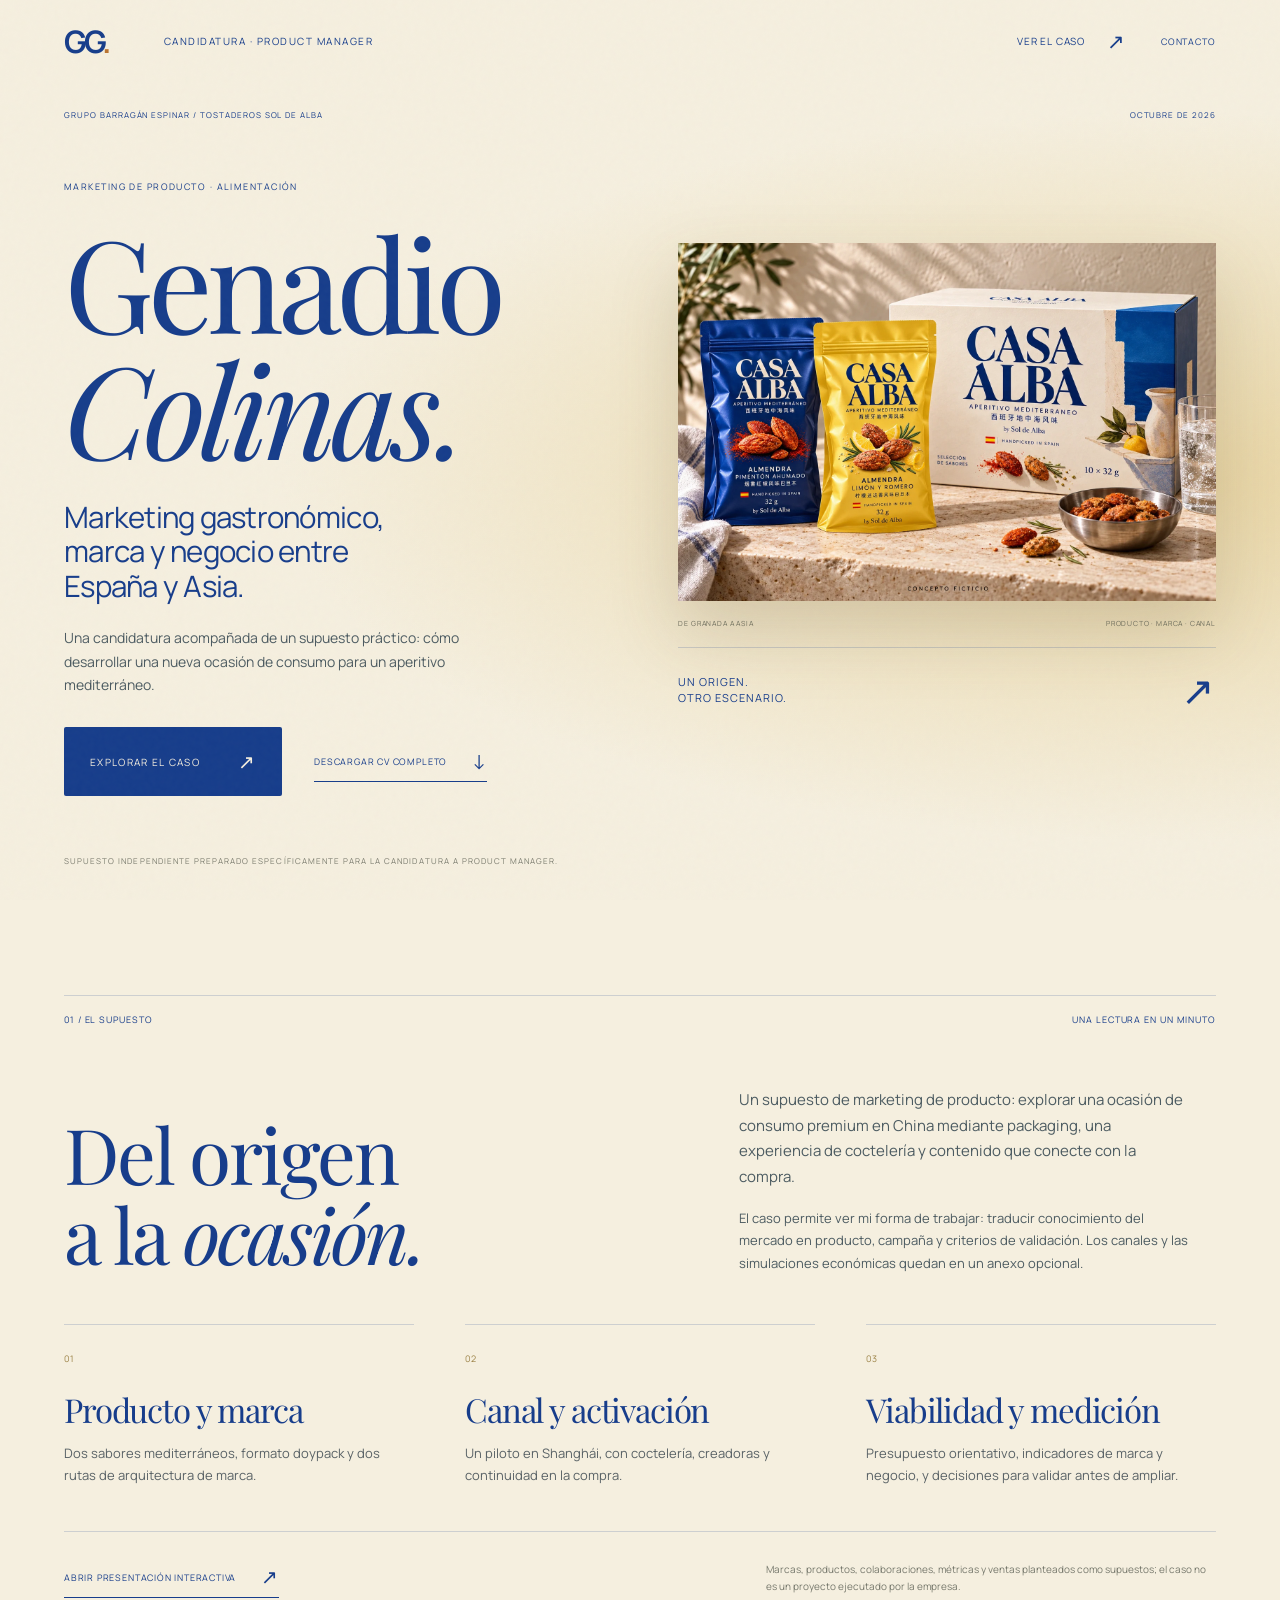
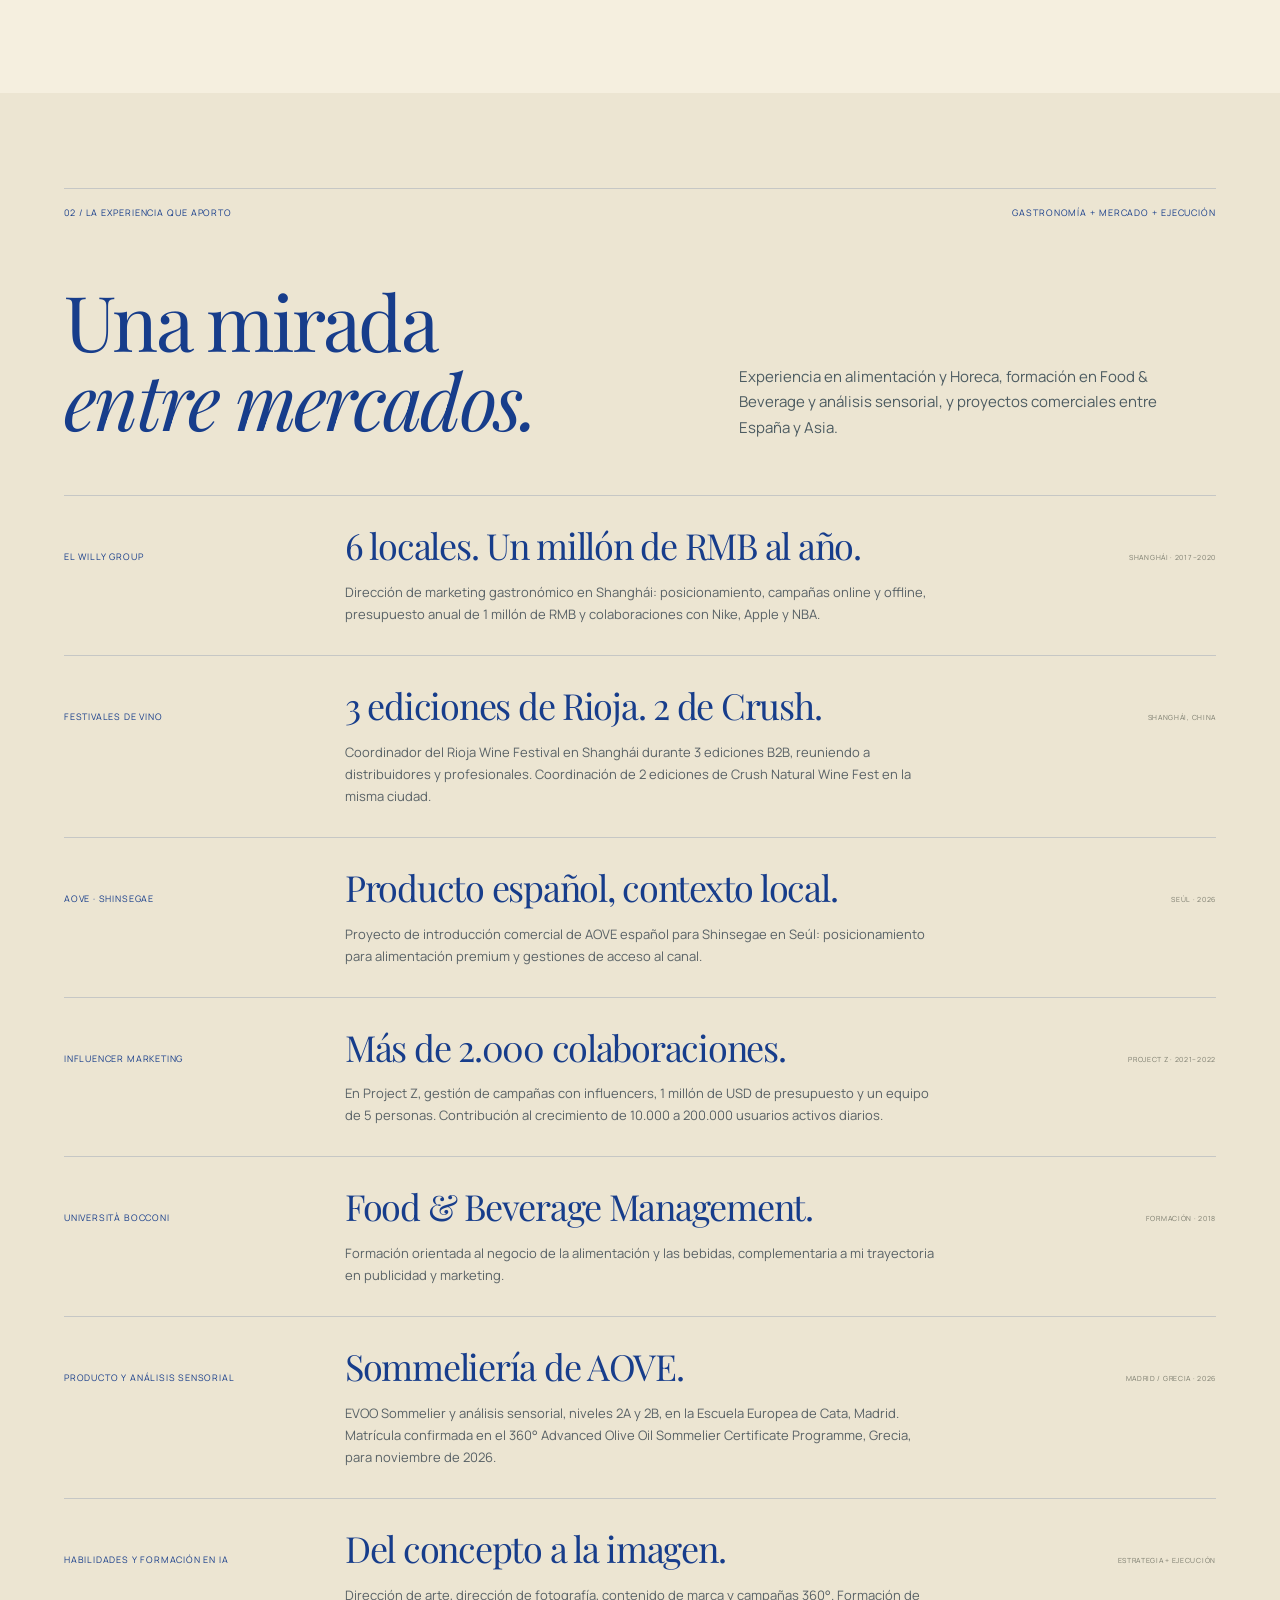
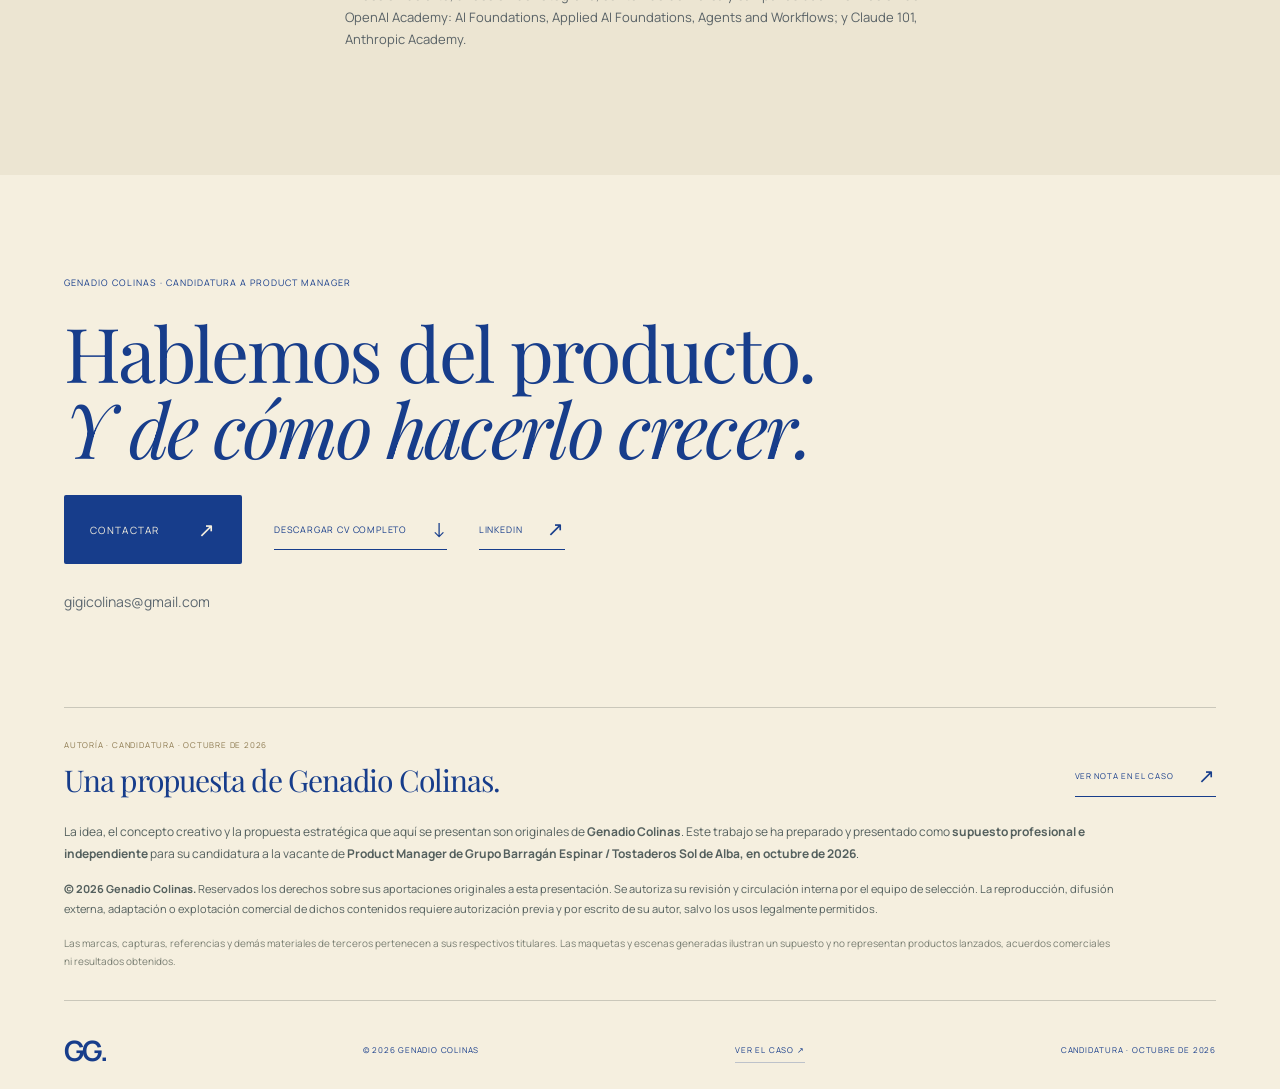
<file: candidatura.html>
<!doctype html>
<html lang="es">
<head>
  <meta charset="utf-8">
  <meta name="viewport" content="width=device-width, initial-scale=1">
  <meta name="theme-color" content="#f5efdf">
  <meta name="robots" content="noindex,nofollow">
  <meta name="author" content="Genadio Colinas">
  <meta name="copyright" content="© 2026 Genadio Colinas — aportaciones originales">
  <meta name="description" content="Candidatura de Genadio Colinas a Product Manager de Grupo Barragán Espinar / Tostaderos Sol de Alba. Perfil, CV y supuesto de marketing de producto. Octubre de 2026.">
  <meta property="og:title" content="Genadio Colinas · Candidatura a Product Manager">
  <meta property="og:description" content="Marketing gastronómico, marca y desarrollo comercial entre España y Asia. CV y caso práctico para Tostaderos Sol de Alba.">
  <meta property="og:type" content="website">
  <title>Genadio Colinas · Candidatura a Product Manager</title>
  <link rel="icon" href="favicon.svg" type="image/svg+xml">
  <link rel="preload" href="assets/playfair-display.woff2" as="font" type="font/woff2" crossorigin>
  <link rel="preload" href="assets/manrope.woff2" as="font" type="font/woff2" crossorigin>
  <link rel="stylesheet" href="style.css">
  <link rel="stylesheet" href="candidatura.css">
</head>
<body class="application-page">
  <a class="skip" href="#perfil">Ir al contenido</a>
  <header class="nav scrolled"><a class="nav-logo" href="#perfil" aria-label="Genadio Colinas, inicio">GG<span class="nav-logo-dot">.</span></a><span class="nav-case">CANDIDATURA · PRODUCT MANAGER</span><div class="nav-actions"><a class="nav-contact" href="index.html">VER EL CASO <span aria-hidden="true">↗</span></a><a class="cover-contact" href="#contacto">CONTACTO</a></div></header>
  <main>
    <section class="cover-hero" id="perfil" aria-labelledby="cover-title">
      <div class="cover-topline"><span>GRUPO BARRAGÁN ESPINAR / TOSTADEROS SOL DE ALBA</span><span>OCTUBRE DE 2026</span></div>
      <div class="cover-hero-grid">
        <div class="cover-intro"><p class="eyebrow">MARKETING DE PRODUCTO · ALIMENTACIÓN</p><h1 id="cover-title">Genadio<br><em>Colinas.</em></h1><p class="cover-lead">Marketing gastronómico,<br>marca y negocio entre<br>España y Asia.</p><p class="cover-description">Una candidatura acompañada de un supuesto práctico: cómo desarrollar una nueva ocasión de consumo para un aperitivo mediterráneo.</p><div class="cover-actions"><a class="solid-button" href="index.html">EXPLORAR EL CASO <span aria-hidden="true">↗</span></a><a class="text-link" href="assets/Genadio_Colinas_CV.pdf" download>DESCARGAR CV COMPLETO <span aria-hidden="true">↓</span></a></div></div>
        <figure class="cover-case-visual"><img src="assets/casa-alba-doypack-v2.webp" alt="Maqueta conceptual Casa Alba: doypacks de dos sabores y caja de diez unidades" width="1536" height="1024"><figcaption><span>DE GRANADA A ASIA</span><span>PRODUCTO · MARCA · CANAL</span></figcaption><a class="cover-image-link" href="index.html" aria-label="Abrir la presentación del caso práctico"><span>UN ORIGEN.<br>OTRO ESCENARIO.</span><b aria-hidden="true">↗</b></a></figure>
      </div>
      <p class="cover-purpose">SUPUESTO INDEPENDIENTE PREPARADO ESPECÍFICAMENTE PARA LA CANDIDATURA A PRODUCT MANAGER.</p>
    </section>

    <section class="cover-section case-summary" aria-labelledby="summary-title">
      <div class="section-marker"><span>01 / EL SUPUESTO</span><span>UNA LECTURA EN UN MINUTO</span></div>
      <div class="cover-section-heading"><h2 id="summary-title">Del origen<br>a la <em>ocasión.</em></h2><div><p>Un supuesto de marketing de producto: explorar una ocasión de consumo premium en China mediante packaging, una experiencia de coctelería y contenido que conecte con la compra.</p><p>El caso permite ver mi forma de trabajar: traducir conocimiento del mercado en producto, campaña y criterios de validación. Los canales y las simulaciones económicas quedan en un anexo opcional.</p></div></div>
      <div class="cover-case-pillars"><article><span>01</span><h3>Producto y marca</h3><p>Dos sabores mediterráneos, formato doypack y dos rutas de arquitectura de marca.</p></article><article><span>02</span><h3>Canal y activación</h3><p>Un piloto en Shanghái, con coctelería, creadoras y continuidad en la compra.</p></article><article><span>03</span><h3>Viabilidad y medición</h3><p>Presupuesto orientativo, indicadores de marca y negocio, y decisiones para validar antes de ampliar.</p></article></div>
      <div class="cover-summary-bottom"><a class="text-link" href="index.html">ABRIR PRESENTACIÓN INTERACTIVA <span aria-hidden="true">↗</span></a><p>Marcas, productos, colaboraciones, métricas y ventas planteados como supuestos; el caso no es un proyecto ejecutado por la empresa.</p></div>
    </section>

    <section class="cover-section cover-experience" aria-labelledby="experience-title">
      <div class="section-marker"><span>02 / LA EXPERIENCIA QUE APORTO</span><span>GASTRONOMÍA + MERCADO + EJECUCIÓN</span></div>
      <div class="cover-section-heading"><h2 id="experience-title">Una mirada<br><em>entre mercados.</em></h2><p>Experiencia en alimentación y Horeca, formación en Food &amp; Beverage y análisis sensorial, y proyectos comerciales entre España y Asia.</p></div>
      <div class="cover-experience-row"><span>EL WILLY GROUP</span><div><h3>6 locales. Un millón de RMB al año.</h3><p>Dirección de marketing gastronómico en Shanghái: posicionamiento, campañas online y offline, presupuesto anual de 1 millón de RMB y colaboraciones con Nike, Apple y NBA.</p></div><span class="experience-location">SHANGHÁI · 2017–2020</span></div>
      <div class="cover-experience-row"><span>FESTIVALES DE VINO</span><div><h3>3 ediciones de Rioja. 2 de Crush.</h3><p>Coordinador del Rioja Wine Festival en Shanghái durante 3 ediciones B2B, reuniendo a distribuidores y profesionales. Coordinación de 2 ediciones de Crush Natural Wine Fest en la misma ciudad.</p></div><span class="experience-location">SHANGHÁI, CHINA</span></div>
      <div class="cover-experience-row"><span>AOVE · SHINSEGAE</span><div><h3>Producto español, contexto local.</h3><p>Proyecto de introducción comercial de AOVE español para Shinsegae en Seúl: posicionamiento para alimentación premium y gestiones de acceso al canal.</p></div><span class="experience-location">SEÚL · 2026</span></div>
      <div class="cover-experience-row"><span>INFLUENCER MARKETING</span><div><h3>Más de 2.000 colaboraciones.</h3><p>En Project Z, gestión de campañas con influencers, 1 millón de USD de presupuesto y un equipo de 5 personas. Contribución al crecimiento de 10.000 a 200.000 usuarios activos diarios.</p></div><span class="experience-location">PROJECT Z · 2021–2022</span></div>
      <div class="cover-experience-row"><span>UNIVERSITÀ BOCCONI</span><div><h3>Food &amp; Beverage Management.</h3><p>Formación orientada al negocio de la alimentación y las bebidas, complementaria a mi trayectoria en publicidad y marketing.</p></div><span class="experience-location">FORMACIÓN · 2018</span></div>
      <div class="cover-experience-row"><span>PRODUCTO Y ANÁLISIS SENSORIAL</span><div><h3>Sommeliería de AOVE.</h3><p>EVOO Sommelier y análisis sensorial, niveles 2A y 2B, en la Escuela Europea de Cata, Madrid. Matrícula confirmada en el 360° Advanced Olive Oil Sommelier Certificate Programme, Grecia, para noviembre de 2026.</p></div><span class="experience-location">MADRID / GRECIA · 2026</span></div>
      <div class="cover-experience-row"><span>HABILIDADES Y FORMACIÓN EN IA</span><div><h3>Del concepto a la imagen.</h3><p>Dirección de arte, dirección de fotografía, contenido de marca y campañas 360°. Formación de OpenAI Academy: AI Foundations, Applied AI Foundations, Agents and Workflows; y Claude 101, Anthropic Academy.</p></div><span class="experience-location">ESTRATEGIA + EJECUCIÓN</span></div>
    </section>

    <section class="cover-section cover-closing" id="contacto" aria-labelledby="contact-title"><p class="eyebrow">GENADIO COLINAS · CANDIDATURA A PRODUCT MANAGER</p><h2 id="contact-title">Hablemos del producto.<br><em>Y de cómo hacerlo crecer.</em></h2><div class="cover-actions"><a class="solid-button" href="https://wa.me/34630257109" target="_blank" rel="noopener noreferrer" aria-label="Hablar con Genadio Colinas por WhatsApp">CONTACTAR <span aria-hidden="true">↗</span></a><a class="text-link" href="assets/Genadio_Colinas_CV.pdf" download>DESCARGAR CV COMPLETO <span aria-hidden="true">↓</span></a><a class="text-link" href="https://www.linkedin.com/in/ggcolinas/" target="_blank" rel="noopener noreferrer">LINKEDIN <span aria-hidden="true">↗</span></a></div><a class="cover-email" href="mailto:gigicolinas@gmail.com">gigicolinas@gmail.com</a></section>
    <div class="cover-section cover-notice"><section class="authorship-notice" id="autoria" aria-labelledby="authorship-title">
        <div class="authorship-heading"><div><p class="eyebrow">AUTORÍA · CANDIDATURA · OCTUBRE DE 2026</p><h3 id="authorship-title">Una propuesta de Genadio Colinas.</h3></div><a class="text-link" href="index.html#autoria">VER NOTA EN EL CASO <span aria-hidden="true">↗</span></a></div>
        <p>La idea, el concepto creativo y la propuesta estratégica que aquí se presentan son originales de <strong>Genadio Colinas</strong>. Este trabajo se ha preparado y presentado como <strong>supuesto profesional e independiente</strong> para su candidatura a la vacante de <strong>Product Manager de Grupo Barragán Espinar / Tostaderos Sol de Alba, en octubre de 2026</strong>.</p>
        <p class="authorship-rights"><strong>© 2026 Genadio Colinas.</strong> Reservados los derechos sobre sus aportaciones originales a esta presentación. Se autoriza su revisión y circulación interna por el equipo de selección. La reproducción, difusión externa, adaptación o explotación comercial de dichos contenidos requiere autorización previa y por escrito de su autor, salvo los usos legalmente permitidos.</p>
        <p class="authorship-third-party">Las marcas, capturas, referencias y demás materiales de terceros pertenecen a sus respectivos titulares. Las maquetas y escenas generadas ilustran un supuesto y no representan productos lanzados, acuerdos comerciales ni resultados obtenidos.</p>
      </section><footer class="footer"><a class="nav-logo" href="#perfil">GG.</a><span>© 2026 GENADIO COLINAS</span><a href="index.html">VER EL CASO ↗</a><span>CANDIDATURA · OCTUBRE DE 2026</span></footer></div>
  </main>
</body>
</html>
</file>
<file: style.css>
@font-face{font-family:"Playfair Display";src:url('assets/playfair-display.woff2') format('woff2');font-style:normal;font-weight:400 900;font-display:swap}
@font-face{font-family:"Playfair Display";src:url('assets/playfair-display-italic.woff2') format('woff2');font-style:italic;font-weight:400 900;font-display:swap}
@font-face{font-family:Manrope;src:url('assets/manrope.woff2') format('woff2');font-style:normal;font-weight:200 800;font-display:swap}
:root{--font-display:"Playfair Display",Georgia,serif;--font-sans:Manrope,Arial,sans-serif;--paper:#f5efdf;--ink:#202b27;--blue:#173d8b;--gold:#e7b94b;--yellow:#efcf68;--line:rgba(32,43,39,.2);--night:#101619;--ease:cubic-bezier(.2,.7,.2,1)}
*{box-sizing:border-box}html{scroll-behavior:smooth;scroll-padding-top:90px}body{margin:0;background:var(--paper);color:var(--ink);font-family:var(--font-sans);font-size:16px;-webkit-font-smoothing:antialiased}body:after{content:'';position:fixed;inset:0;z-index:150;pointer-events:none;opacity:.035;background-image:url("data:image/svg+xml,%3Csvg viewBox='0 0 200 200' xmlns='http://www.w3.org/2000/svg'%3E%3Cfilter id='n'%3E%3CfeTurbulence type='fractalNoise' baseFrequency='.8' numOctaves='3' stitchTiles='stitch'/%3E%3C/filter%3E%3Cpath fill='%23808080' filter='url(%23n)' opacity='.7' d='M0 0h200v200H0z'/%3E%3C/svg%3E")}
::selection{background:var(--blue);color:var(--paper)}h1,h2,h3,p{margin-top:0}h1,h2,h3{font-weight:400}h1,h2{font-family:var(--font-display);letter-spacing:-.035em}h2{font-size:clamp(58px,6.5vw,108px);line-height:1.04;margin-bottom:30px}h2 em,h1 em,h3 em{font-weight:400}p{line-height:1.55}a{color:inherit;text-decoration:none}button,input{font:inherit}button{color:inherit;cursor:pointer}button:disabled{cursor:default}img{max-width:100%;display:block}button,a,input,summary{-webkit-tap-highlight-color:transparent}a:focus-visible,button:focus-visible,input:focus-visible,summary:focus-visible,[tabindex]:focus-visible{outline:2px solid #d18b23;outline-offset:6px}button{border:0;background:none}button,summary{touch-action:manipulation}button svg{pointer-events:none}[hidden]{display:none!important}.skip{position:fixed;left:20px;top:-80px;z-index:999;padding:14px 20px;background:var(--blue);color:white}.skip:focus{top:15px}.section-pad{padding:106px 5vw}.section-marker{display:flex;justify-content:space-between;gap:24px;font-size:10px;letter-spacing:.14em;line-height:1.6;border-top:1px solid var(--line);padding-top:17px;margin-bottom:82px}.eyebrow{font-size:10px;letter-spacing:.16em;line-height:1.7;margin-bottom:24px}.lead{font-size:24px;line-height:1.35}.fineprint{font-size:11px;line-height:1.6;opacity:.65;margin:20px 0 0}.text-link{font-size:10px;letter-spacing:.09em;display:inline-flex;align-items:center;gap:25px;border-bottom:1px solid currentColor;padding:10px 0;transition:gap .25s}.text-link:hover{gap:35px}.text-link span{font-size:20px;line-height:1}.solid-button{background:var(--blue);color:var(--paper);display:inline-flex;gap:65px;align-items:center;padding:21px 26px;font-size:11px;letter-spacing:.13em;border-radius:2px;transition:background .3s,transform .3s}.solid-button:hover{background:#254eac;transform:translateY(-3px)}.solid-button span{font-size:20px}.circle-button{width:60px;height:60px;display:grid;place-items:center;font-size:27px;border:1px solid currentColor;border-radius:100%;transition:background .3s,color .3s,transform .4s}.circle-button:hover{background:var(--paper);color:var(--night);transform:rotate(45deg)}
.nav{position:fixed;top:0;left:0;right:0;z-index:100;display:flex;align-items:center;justify-content:space-between;gap:30px;padding:22px 5vw;color:var(--blue);height:82px;transition:color .5s,background .5s,backdrop-filter .5s}.nav.scrolled{background:rgba(245,239,223,.92);backdrop-filter:blur(18px)}.nav.night{color:var(--paper);background:rgba(16,22,25,.86)}.nav-logo{font-weight:700;font-size:31px;letter-spacing:-.09em;line-height:1}.nav-logo-dot{color:#ba7431}.nav-case{font-size:10px;letter-spacing:.15em;margin-right:auto;margin-left:25px}.nav-actions{display:flex;align-items:center;gap:35px}.motion-toggle{display:flex;align-items:center;gap:9px;padding:9px 0;font-size:9px;letter-spacing:.1em}.motion-led{display:block;width:6px;height:6px;border-radius:100%;background:currentColor;box-shadow:0 0 0 3px rgba(23,61,139,.08)}.motion-toggle[aria-pressed=false] .motion-led{background:transparent;box-shadow:0 0 0 1px currentColor}.nav-contact{font-size:10px;letter-spacing:.08em;display:flex;gap:22px;align-items:center}.nav-contact span{font-size:21px}.nav-progress{position:absolute;bottom:0;left:0;right:0;height:1px;background:rgba(128,128,128,.14)}.nav-progress span{display:block;height:1px;background:currentColor;width:100%;transform:scaleX(0);transform-origin:left}
.hero{position:relative;min-height:780px;height:100svh;max-height:1180px;overflow:hidden;padding:106px 5vw 34px;background:radial-gradient(ellipse at 85% 60%,#efd58e 0%,#efe5c8 25%,var(--paper) 64%)}.hero-topline{display:flex;justify-content:space-between;font-size:9px;letter-spacing:.16em;position:relative;z-index:2}.hero-copy{position:relative;z-index:5;margin-top:clamp(80px,10vh,145px);pointer-events:none}.hero-copy a{pointer-events:auto}.hero-eyebrow{display:flex;gap:12px;align-items:center;margin-bottom:22px;font-size:9px}.tiny-sun{font-size:20px;color:#bd743b;line-height:.8}.hero h1{font-size:clamp(78px,8.7vw,153px);line-height:1.02;margin:0 0 30px;color:var(--blue);max-width:72%;letter-spacing:-.04em}.hero h1 em{display:inline-block}.hero-description{font-size:15px;line-height:1.6;max-width:440px}.round-link{display:inline-flex;align-items:center;gap:16px;letter-spacing:.12em;font-size:9px;margin-top:23px}.round-link-icon{display:grid;place-items:center;border:1px solid rgba(23,61,139,.35);height:46px;width:46px;border-radius:100%;font-size:20px;transition:background .3s,color .3s}.round-link:hover .round-link-icon{color:var(--paper);background:var(--blue)}.hero-products{position:absolute;right:-3vw;top:120px;width:49vw;height:calc(100% - 180px);z-index:4;perspective:1000px;will-change:transform}.hero-pack{position:absolute;will-change:transform;filter:drop-shadow(15px 25px 18px rgba(51,35,12,.15));transition:transform .1s linear}.hero-pack img{width:100%;height:100%;object-fit:contain}.hero-pack-paprika{width:65%;height:92%;top:-3%;left:-1%;transform:rotate(-10deg);z-index:2}.hero-pack-lemon{width:60%;height:83%;top:11%;left:36%;transform:rotate(11deg);z-index:1}.hero-sun{position:absolute;right:-17vw;top:-10vw;width:72vw;height:72vw;pointer-events:none;opacity:.45}.hero-sun span{position:absolute;inset:0;border:1px solid rgba(162,106,30,.17);border-radius:100%}.hero-sun span:nth-child(2){inset:7%}.hero-sun span:nth-child(3){inset:14%}.orbit{position:absolute;left:18%;top:9%;width:70%;height:82%;border:1px solid rgba(162,106,30,.12);border-radius:50%;transform:rotate(40deg)}.orbit-b{transform:rotate(-35deg);width:80%;left:13%}.product-coordinate{font-size:8px;letter-spacing:.15em;position:absolute;color:#7d6238}.coordinate-one{left:3%;bottom:10%}.coordinate-two{right:13%;top:5%}.hero-bottom{position:absolute;bottom:30px;left:5vw;right:5vw;display:flex;justify-content:space-between;align-items:center;gap:25px;font-size:8px;letter-spacing:.13em;z-index:5}.hero-bottom b{font-weight:700}.concept-tag{padding:8px 10px;border:1px solid rgba(32,43,39,.2);border-radius:3px;font-size:8px}.scroll-hint{display:flex;align-items:center;gap:20px}.scroll-hint span{font-size:20px;animation:scroll-cue 2.5s infinite}@keyframes scroll-cue{0%,100%{transform:translateY(0)}50%{transform:translateY(6px)}}
.idea{padding-top:110px;padding-bottom:130px}.idea-grid{display:grid;grid-template-columns:1.1fr 1fr;gap:10vw}.idea h2{color:var(--blue);font-size:clamp(60px,7vw,112px)}.idea-body{padding-top:9px;max-width:530px}.idea-body p:not(.lead):not(.fineprint){font-size:15px}.idea-facts{display:grid;grid-template-columns:repeat(3,1fr);gap:22px;padding:30px 0 20px;margin-top:28px;border-top:1px solid var(--line)}.idea-facts b{display:block;font-family:var(--font-display);color:var(--blue);font-size:56px;font-weight:400;line-height:1}.idea-facts span{font-size:8px;letter-spacing:.08em;display:block;margin-top:12px}
.flavours{background:#eae5d4;overflow:hidden;padding-bottom:85px}.flavour-grid{display:grid;grid-template-columns:1fr 1.1fr;gap:5vw;align-items:center}.flavour-left h2{font-size:clamp(58px,6.8vw,105px);color:var(--blue)}.flavour-left .eyebrow{margin-bottom:20px}.flavour-tabs{display:flex;gap:9px;flex-wrap:wrap;margin:28px 0 30px}.flavour-tab{display:flex;align-items:center;gap:10px;border:1px solid rgba(32,43,39,.25);border-radius:30px;font-size:11px;padding:12px 17px;transition:background .3s,color .3s,border-color .3s}.flavour-tab.active{background:var(--blue);color:var(--paper);border-color:var(--blue)}.flavour-tab:hover:not(.active){background:rgba(255,255,255,.35)}.swatch{width:12px;height:12px;display:block;border:1px solid rgba(255,255,255,.3);border-radius:100%}.swatch-blue{background:#173d8b}.swatch-yellow{background:#efca3d}.flavour-tab.active .swatch-blue{background:#e5b840}.flavour-left h3{font-size:25px;font-family:var(--font-sans);line-height:1.15;margin-bottom:15px;letter-spacing:-.025em}.flavour-left #flavour-description{max-width:420px;font-size:15px;min-height:70px}.flavour-details{display:flex;gap:55px;border-top:1px solid var(--line);padding-top:20px;margin-top:20px}.flavour-details>span{font-family:var(--font-display);font-size:32px}.flavour-details small{font-family:var(--font-sans);letter-spacing:.1em;font-size:8px}.flavour-left .fineprint{max-width:430px}.flavour-stage{height:640px;position:relative;isolation:isolate;--disc:#ddbb66;--stageword:#ae9a6e}.flavour-stage[data-active=lemon]{--disc:#173d8b;--stageword:#6377a0}.flavour-disc{position:absolute;left:50%;top:48%;width:90%;aspect-ratio:1;border-radius:100%;transform:translate(-50%,-50%);background:var(--disc);transition:background 1s;opacity:.62}.flavour-stage-word{position:absolute;left:50%;top:42%;transform:translate(-50%,-50%) rotate(-90deg);color:var(--stageword);font-size:clamp(80px,9vw,140px);font-weight:700;letter-spacing:-.035em;opacity:.33;white-space:nowrap;z-index:0;transition:color 1s}.flavour-product{position:absolute;left:50%;top:47%;width:74%;height:96%;object-fit:contain;opacity:0;transform:translate(-35%,-47%) rotate(15deg) scale(.9);transition:transform 1s var(--ease),opacity .65s;z-index:1;filter:drop-shadow(15px 28px 16px rgba(30,30,10,.18))}.flavour-product.active{opacity:1;transform:translate(-50%,-50%) rotate(-8deg) scale(1)}.flavour-stage[data-active=lemon] .flavour-product.active{transform:translate(-50%,-50%) rotate(7deg) scale(1)}.flavour-stage-caption{position:absolute;bottom:0;left:0;right:0;text-align:center;font-size:8px;letter-spacing:.15em}
.brands{padding-bottom:130px}.brand-heading{display:grid;grid-template-columns:1.5fr 1fr;gap:12vw;align-items:end;margin-bottom:50px}.brand-heading h2{font-size:clamp(60px,6.3vw,100px);color:var(--blue);margin-bottom:0}.brand-heading p{max-width:350px;font-size:15px;margin-bottom:5px}.brand-switch{display:flex;border-top:1px solid var(--line);border-bottom:1px solid var(--line);margin-bottom:32px}.brand-switch button{padding:21px 23px;flex:1;display:flex;gap:23px;align-items:center;font-size:9px;letter-spacing:.08em;text-align:left;transition:background .4s,color .4s}.brand-switch button span{margin-right:auto;font-size:12px;letter-spacing:.08em}.brand-switch button.active{color:var(--paper);background:var(--blue)}.brand-panel{display:grid;grid-template-columns:1.6fr 1fr;min-height:430px}.brand-image-wrap{position:relative;overflow:hidden;background:#e8dcc8;min-height:380px}.brand-image-wrap img{width:100%;height:100%;object-fit:cover;transition:opacity .25s,transform .8s var(--ease)}.brand-image-wrap:hover img{transform:scale(1.025)}.image-caption{position:absolute;left:16px;bottom:14px;font-size:7px;letter-spacing:.1em;background:rgba(245,239,223,.88);padding:7px 9px;color:#454039}.brand-copy{padding:30px 0 0 42px}.brand-copy .eyebrow{font-size:8px;max-width:260px;margin-bottom:15px}.brand-copy h3{font-family:var(--font-display);font-size:60px;letter-spacing:-.03em;line-height:1;margin-bottom:20px;color:var(--blue)}.brand-copy>p:not(.eyebrow):not(.brand-validation){font-size:14px}.brand-copy dl{margin-top:22px}.brand-copy dl>div{padding:15px 0;border-top:1px solid var(--line)}.brand-copy dt{font-size:8px;letter-spacing:.11em;margin-bottom:7px}.brand-copy dd{margin:0;font-size:12px;line-height:1.5}.brand-validation{font-size:8px;line-height:1.7;letter-spacing:.06em;border-top:1px solid var(--line);padding-top:15px;color:var(--blue)}
.journey{height:260vh;position:relative;--jp:0}.journey-sticky{height:100svh;min-height:600px;position:sticky;top:0;overflow:hidden;background:#f2d995;isolation:isolate}.journey-day,.journey-night,.journey-shade{position:absolute;inset:0}.journey-day{overflow:hidden;background:linear-gradient(180deg,#e3bf75,#efd797 50%,#b49358 100%)}.journey-day-sun{width:43vw;height:43vw;position:absolute;border-radius:50%;background:#f2e2ae;right:13%;top:2%;box-shadow:0 0 0 80px rgba(244,215,151,.13),0 0 0 160px rgba(244,215,151,.1);transform:translateY(calc(var(--jp) * 25vh))}.journey-day-horizon{position:absolute;bottom:-5%;left:-10%;width:120%;height:35%;border-radius:60% 80% 0 0;background:#b3915c;box-shadow:0 -12px 80px rgba(134,106,60,.15);transform:translateY(calc(var(--jp) * 15vh))}.journey-coordinate{position:absolute;bottom:16%;left:5vw;font-size:8px;letter-spacing:.13em;opacity:.5}.journey-night{background:url('assets/shanghai-night.webp') 55% center/cover no-repeat;opacity:var(--jp);transform:scale(calc(1.13 - var(--jp) * .13));will-change:opacity,transform}.journey-shade{background:linear-gradient(90deg,rgba(5,10,16,.42),rgba(5,10,16,0) 80%);opacity:var(--jp)}.journey-copy{position:absolute;left:5vw;top:32%;z-index:3}.journey-copy h2{font-size:clamp(90px,10.5vw,172px);line-height:.98;letter-spacing:-.035em}.journey-copy-day{color:#303824;opacity:clamp(0,calc(1 - var(--jp) * 2.4),1);transform:translateY(calc(var(--jp) * -60px))}.journey-copy-night{color:var(--paper);opacity:clamp(0,calc((var(--jp) - .38) * 2.2),1);transform:translateY(calc((1 - var(--jp)) * 70px))}.journey-copy-night .eyebrow{color:#e7bc69}.journey-copy-night>p:last-child{font-size:16px;line-height:1.6;margin-top:30px}.journey-product{position:absolute;width:27vw;max-width:420px;height:74%;top:13%;right:12%;z-index:2;transform:translate3d(calc(var(--jp) * 7vw),calc(var(--jp) * 3vh),0) rotate(calc(12deg - var(--jp) * 20deg)) scale(calc(1 - var(--jp) * .12));filter:drop-shadow(10px 30px 30px rgba(0,0,0,.3));will-change:transform}.journey-product img{width:100%;height:100%;object-fit:contain}.journey-caption{position:absolute;left:5vw;right:5vw;bottom:8%;display:flex;align-items:center;gap:25px;font-size:9px;letter-spacing:.12em;color:var(--paper);mix-blend-mode:difference}.journey-track{width:150px;height:1px;background:rgba(255,255,255,.3)}.journey-track span{display:block;height:1px;background:var(--paper);transform-origin:left;transform:scaleX(var(--jp))}.journey-note{position:absolute;bottom:3%;right:5vw;font-size:7px;letter-spacing:.09em;color:var(--paper);mix-blend-mode:difference}
.night-world{background:var(--night);color:var(--paper);--line:rgba(245,239,223,.2)}.night-world .section-marker{color:#b8bab0}.night-world h2 em{color:#e8bd66}.cities{padding-top:115px;padding-bottom:80px}.cities-intro{display:grid;grid-template-columns:1.5fr 1fr;gap:10vw;align-items:end;margin-bottom:55px}.cities-intro h2{font-size:clamp(60px,6.3vw,101px);margin-bottom:0}.cities-intro p{max-width:350px;color:#b9bdb7;font-size:15px}.city-layout{display:grid;grid-template-columns:1.15fr 1fr;gap:8vw}.city-tab{display:grid;grid-template-columns:40px 1fr 30px;width:100%;align-items:center;gap:20px;text-align:left;border-top:1px solid var(--line);padding:24px 0;color:#6e7778;transition:color .4s,padding .4s}.city-tab:last-child{border-bottom:1px solid var(--line)}.city-tab>span:nth-child(2){font-family:var(--font-display);font-size:45px;letter-spacing:-.03em}.city-tab small{font-size:12px;letter-spacing:.2em;font-family:var(--font-sans);margin-left:20px;opacity:.5}.city-tab .city-number{font-size:10px;letter-spacing:.1em}.city-tab>span:last-child{font-size:29px;transition:transform .4s}.city-tab.active{color:var(--paper)}.city-tab.active>span:last-child{transform:rotate(45deg);color:#e8bd66}.city-tab:hover{color:var(--paper);padding-left:8px}.city-panel{position:relative;isolation:isolate;overflow:hidden;padding:36px 35px 28px;background:#1b2427;align-self:stretch;min-height:400px;border-radius:2px}.city-panel>.eyebrow{color:#e8bd66;margin-bottom:55px;font-size:9px}.city-panel h3{font-family:var(--font-display);font-size:43px;letter-spacing:-.035em;line-height:1.05;margin-bottom:12px;max-width:400px}.city-hotel{font-size:11px;color:#c4c5b9;margin-bottom:23px}.city-panel #city-idea{font-size:13px;line-height:1.6;max-width:350px;color:#b7bcb8}.city-panel .text-link{margin-top:12px;color:#e8bd66;font-size:8px}.city-panel .fineprint{font-size:8px;letter-spacing:.05em}.city-stamp{position:absolute;right:-4%;top:0;font-family:var(--font-display);letter-spacing:-.09em;font-size:270px;line-height:1;color:#e8bd66;opacity:.07;z-index:-1}
.collaborators{padding-top:75px;padding-bottom:105px}.collab-heading{display:grid;grid-template-columns:1.3fr 1fr;gap:14vw;align-items:end;margin-bottom:60px}.collab-heading h2{margin-bottom:0}.collab-heading>p{font-size:15px;max-width:380px;color:#b7bcb8}.collab-row{border-top:1px solid var(--line);padding:37px 0 40px;display:grid;grid-template-columns:8% 1fr 65px;gap:25px;align-items:center}.collab-row:last-of-type{border-bottom:1px solid var(--line)}.collab-index{align-self:start;font-size:10px;opacity:.5;padding-top:3px}.collab-row .eyebrow{color:#e8bd66;font-size:8px;margin-bottom:15px}.collab-row h3{font-family:var(--font-display);font-size:clamp(40px,4.8vw,76px);letter-spacing:-.04em;line-height:1.04;margin-bottom:25px}.collab-row>div>p:last-child{font-size:13px;max-width:530px;color:#b7bcb8;margin-bottom:0}.collab-row .circle-button{align-self:center;color:#e8bd66}.collab-note{font-size:10px;max-width:680px;margin-left:calc(8% + 25px)}
.commerce{padding-top:65px;padding-bottom:125px;overflow:hidden;background:radial-gradient(ellipse at 90% 50%,rgba(69,58,27,.17),transparent 60%)}.commerce-layout{display:grid;grid-template-columns:1.25fr 1fr;gap:10vw;align-items:center}.commerce-copy h2{font-size:clamp(66px,7vw,112px)}.commerce-copy>p:not(.fineprint){font-size:15px;max-width:400px;color:#b7bcb8}.commerce-copy>.fineprint{max-width:450px;font-size:10px}.commerce-steps{display:flex;flex-direction:column;margin:36px 0 25px;max-width:400px}.commerce-step{display:flex;align-items:center;gap:20px;text-align:left;padding:15px 0;border-bottom:1px solid var(--line);font-size:16px;color:#7a8282;transition:color .3s,padding .3s}.commerce-step span{font-size:9px;letter-spacing:.1em}.commerce-step.active{color:#e8bd66;padding-left:8px}.commerce-step:hover{color:var(--paper)}.phone-area{position:relative;perspective:1500px;display:flex;flex-direction:column;align-items:center}.phone-orbit{position:absolute;inset:-15% -40% 10%;border:1px solid rgba(232,189,102,.12);border-radius:50%;transform:rotate(-25deg);pointer-events:none}.phone{width:332px;height:670px;background:#faf7ef;color:#252b25;border:9px solid #343735;border-radius:47px;box-shadow:0 40px 80px rgba(0,0,0,.5),0 0 0 1px #79776b;overflow:hidden;position:relative;transform:rotate(4deg);transition:transform .8s var(--ease)}.phone:hover{transform:rotate(0)}.phone-top{height:32px;display:flex;align-items:center;justify-content:space-between;font-size:9px;padding:3px 17px 0;font-weight:700;position:relative}.phone-notch{width:95px;height:20px;border-radius:20px;background:#232623;position:absolute;top:5px;left:50%;transform:translateX(-50%)}.phone-appbar{height:44px;display:flex;align-items:center;justify-content:space-between;padding:5px 18px;border-bottom:1px solid #e5dfd0}.phone-app-name{font-size:19px;font-weight:700;color:#c8473c;letter-spacing:-.04em}.phone-app-name>span{font-weight:400;margin-left:2px}.phone-demo-label{font-size:7px;letter-spacing:.15em;border:1px solid #b9b5a9;border-radius:3px;padding:4px}.phone-photo{height:220px;overflow:hidden;position:relative}.phone-photo img{width:100%;height:100%;object-fit:cover}.phone-post-tag{position:absolute;bottom:10px;left:12px;background:rgba(245,239,223,.9);padding:5px 7px;font-size:6px;letter-spacing:.06em}.phone-content{padding:18px}.phone-account{display:flex;align-items:center;gap:7px;font-size:11px;font-weight:700;margin-bottom:17px}.phone-account small{font-size:7px;font-weight:400;opacity:.6;margin-left:auto}.phone-avatar{width:22px;height:22px;background:#173d8b;color:#fff;display:grid;place-items:center;border-radius:50%;font-family:var(--font-display);font-size:10px}.phone-content h3{font-family:var(--font-display);font-size:31px;letter-spacing:-.04em;line-height:1.05;margin:0 0 12px}.phone-content>p:not(.phone-account):not(.phone-tiny-label){font-size:11px;line-height:1.5;opacity:.7;margin-bottom:12px}.phone-hashtags{display:block;font-size:9px;color:#173d8b;margin-bottom:18px}.phone-cta{display:flex;align-items:center;justify-content:space-between;background:#173d8b;color:white;padding:13px 15px;border-radius:3px;font-size:11px;width:100%;text-align:left;transition:background .3s}.phone-cta:hover{background:#305aaa}.phone-cta span{font-size:18px;line-height:1}.phone-tiny-label{font-size:7px;letter-spacing:.08em;margin-bottom:15px}.phone-mini-visual{height:260px;background:#eadfbd;display:flex;justify-content:center;align-items:center;overflow:hidden;padding:20px}.phone-mini-visual img{height:225px;width:50%;object-fit:contain;transform:rotate(-8deg)}.phone-mini-visual img+img{transform:rotate(8deg);margin-left:-14px}.phone-price{font-size:11px;border-top:1px solid #ddd4bd;padding:15px 0;margin-top:15px;font-style:italic;opacity:.7}.phone-back{display:block;font-size:9px;margin:12px auto 0;text-align:center;padding:8px}.phone-confirm-icon{font-family:var(--font-display);font-size:110px;color:#173d8b;line-height:1;text-align:center;margin:55px 0 30px}.phone-screen-2 .phone-content{padding:0 23px}.phone-screen-2 h3{font-size:35px;margin-bottom:25px}.phone-screen-2 p{font-size:13px!important}.phone-demo-note{font-size:8px;line-height:1.7;padding:20px 0;margin-bottom:18px;border-top:1px solid #ddd4bd;letter-spacing:.04em;opacity:.7}.phone-bottom{position:absolute;bottom:8px;left:50%;transform:translateX(-50%);width:95px;height:4px;border-radius:4px;background:#232623}.phone-caption{font-size:7px;letter-spacing:.07em;line-height:1.7;text-align:center;max-width:290px;margin-top:35px;opacity:.45}.phone-screen{animation:screen-in .4s var(--ease)}@keyframes screen-in{from{opacity:0;transform:translateY(10px)}to{opacity:1;transform:translateY(0)}}
.pilot{background:var(--paper);padding-bottom:120px}.pilot-heading{display:grid;grid-template-columns:1.6fr 1fr;gap:10vw;align-items:end;margin-bottom:55px}.pilot-heading h2{color:var(--blue);margin-bottom:0;font-size:clamp(60px,6.5vw,106px)}.pilot-heading>p{max-width:350px;font-size:15px}.calculator{display:grid;grid-template-columns:1fr 1.25fr;border-top:1px solid var(--line);border-bottom:1px solid var(--line)}.calculator-inputs{padding:35px 45px 35px 0}.calculator-inputs>.eyebrow{font-size:9px;margin-bottom:35px}.range-label{display:flex;justify-content:space-between;align-items:center;gap:20px;font-size:12px;margin-top:32px;margin-bottom:15px}.range-label:first-of-type{margin-top:0}.range-label output{font-size:20px;color:var(--blue)}input[type=range]{appearance:none;-webkit-appearance:none;height:2px;background:#c8c5b8;width:100%;display:block;cursor:pointer;accent-color:var(--blue)}input[type=range]::-webkit-slider-thumb{appearance:none;-webkit-appearance:none;height:15px;width:15px;border-radius:50%;background:var(--blue);box-shadow:0 0 0 5px var(--paper);border:0}input[type=range]::-moz-range-thumb{height:15px;width:15px;border-radius:50%;background:var(--blue);border:0}.range-limits{display:flex;justify-content:space-between;font-size:8px;opacity:.5;margin-top:14px}.calculator-inputs .fineprint{margin-top:35px;font-size:10px}.calculator-results{background:#e9e2cd;padding:42px 40px;display:flex;flex-direction:column;justify-content:center;color:var(--blue);margin:18px 0}.result-primary>span{font-size:8px;letter-spacing:.1em;line-height:1.6}.result-primary strong{font-family:var(--font-display);font-size:clamp(62px,7.5vw,125px);font-weight:400;line-height:1.1;letter-spacing:-.04em;display:block;margin:16px 0 25px}.result-primary strong small{font-size:.5em}.result-secondary{display:grid;grid-template-columns:1fr 1fr;gap:20px}.result-secondary span{display:block;font-size:7px;letter-spacing:.06em;line-height:1.6}.result-secondary b{font-size:24px;font-weight:400;letter-spacing:-.03em;display:block;margin-top:7px}.viability-bar{height:3px;background:rgba(23,61,139,.15);margin:32px 0 15px;overflow:hidden}.viability-bar span{height:100%;width:86.4%;display:block;background:#9b652b;transition:width .35s,background .35s}.viability-text{font-size:13px;line-height:1.5;max-width:450px;margin-bottom:5px}.calculator-results>.fineprint{font-size:10px;margin-top:10px;opacity:.7}.calculator-reset{margin-top:17px;align-self:start;font-size:8px}.pilot-timeline{display:grid;grid-template-columns:repeat(3,1fr);gap:45px;margin-top:55px}.pilot-timeline>div{padding-top:17px;border-top:1px solid var(--line)}.pilot-timeline>div>span{font-size:10px;letter-spacing:.12em;color:#967b43}.pilot-timeline h3{font-family:var(--font-display);font-size:35px;letter-spacing:-.03em;margin:18px 0 10px}.pilot-timeline p{font-size:13px;line-height:1.6;max-width:300px;margin-bottom:0}
.author{padding-top:50px;padding-bottom:28px;background:#e7dfc9}.author-grid{display:grid;grid-template-columns:1.3fr 1fr;gap:15vw;align-items:center;margin-bottom:95px}.author h2{font-size:clamp(80px,9vw,145px);color:var(--blue);line-height:1.02}.author-lead{font-size:16px;max-width:450px}.author-links{display:flex;align-items:center;flex-wrap:wrap;gap:30px;margin-top:35px}.author-experience>div{padding:24px 0;border-top:1px solid var(--line)}.author-experience>div>span{font-size:9px;letter-spacing:.1em;color:var(--blue)}.author-experience>div>p{font-size:14px;margin:12px 0 0;max-width:350px}.author-experience>.text-link{margin-top:20px;font-size:8px;color:var(--blue)}.source-details{border-top:1px solid var(--line);border-bottom:1px solid var(--line);margin-bottom:38px}.source-details>summary{font-size:9px;letter-spacing:.09em;padding:20px 0;cursor:pointer;list-style:none;display:flex;justify-content:space-between;align-items:center}.source-details>summary::-webkit-details-marker{display:none}.source-details>summary>span{font-size:21px;transition:transform .3s}.source-details[open]>summary>span{transform:rotate(45deg)}.source-body{padding:5px 0 28px;max-width:850px}.source-body p,.source-body li{font-size:12px;line-height:1.7}.source-body ul{padding-left:16px;list-style:circle}.source-body li{margin-bottom:8px}.source-body li a{border-bottom:1px solid var(--line)}.footer{display:flex;justify-content:space-between;align-items:center;gap:20px;font-size:8px;letter-spacing:.1em;color:var(--blue)}.footer .nav-logo{font-size:28px}.footer>a:last-of-type{border-bottom:1px solid rgba(23,61,139,.25);padding:7px 0}.to-top{position:fixed;right:22px;bottom:21px;width:38px;height:38px;border:1px solid rgba(125,125,125,.3);border-radius:50%;display:grid;place-items:center;color:var(--blue);font-size:20px;z-index:80;opacity:0;pointer-events:none;transition:opacity .3s,background .3s;background:rgba(245,239,223,.85)}.to-top.visible{opacity:1;pointer-events:auto}.page-position{position:fixed;bottom:21px;left:22px;font-size:7px;letter-spacing:.1em;display:flex;align-items:center;gap:8px;color:#7b7160;z-index:80;opacity:0;transition:opacity .3s,color .5s;pointer-events:none}.page-position.visible{opacity:1}.page-position.night{color:#b8a47a}.position-dot{width:4px;height:4px;border-radius:100%;background:currentColor}
.js-enabled .reveal{opacity:0;transform:translateY(40px);transition:opacity 1.05s var(--ease),transform 1.05s var(--ease)}.js-enabled .reveal.in-view{opacity:1;transform:translateY(0)}.js-enabled .hero-copy{animation:hero-copy-in 1.25s var(--ease) both}.js-enabled .hero-products{animation:hero-products-in 1.6s var(--ease) both}.js-enabled .hero-topline{animation:hero-copy-in 1s var(--ease) both}@keyframes hero-copy-in{from{opacity:0;transform:translateY(35px)}to{opacity:1;transform:translateY(0)}}@keyframes hero-products-in{from{opacity:0;transform:translateY(100px) rotate(12deg) scale(.8)}to{opacity:1;transform:translateY(0) rotate(0) scale(1)}}
@media(min-width:1800px){.section-pad{padding-left:calc((100vw - 1620px)/2);padding-right:calc((100vw - 1620px)/2)}.hero-copy{margin-top:13vh}}
@media(max-width:1100px){.hero h1{font-size:10vw;max-width:75%}.hero-products{width:47vw;right:-3vw;top:165px;height:65%}.hero-copy{margin-top:130px}.hero-bottom{font-size:7px}.scroll-hint{font-size:7px}.section-marker{margin-bottom:60px}.flavour-grid{gap:2vw}.flavour-left h2{font-size:7vw}.flavour-stage{height:570px}.flavour-tab{font-size:10px;padding:11px 13px}.brand-panel{grid-template-columns:1.4fr 1fr}.brand-copy{padding-left:30px;padding-top:20px}.brand-copy h3{font-size:52px}.brand-copy>p:not(.eyebrow):not(.brand-validation){font-size:13px}.brand-image-wrap{min-height:410px}.cities-intro{grid-template-columns:1.7fr 1fr;gap:5vw}.city-layout{gap:4vw}.city-tab>span:nth-child(2){font-size:38px}.city-tab small{margin-left:12px;font-size:10px}.city-panel{padding:30px 25px}.city-panel h3{font-size:36px}.commerce-layout{gap:6vw;grid-template-columns:1.2fr 1fr}.commerce-copy h2{font-size:7.5vw}.phone{width:315px;height:650px}.phone-photo{height:210px}.phone-content{padding:15px}.phone-content h3{font-size:30px}.phone-mini-visual{height:240px}.phone-mini-visual img{height:215px}.author-grid{gap:8vw}.calculator-results{padding:35px 27px}.calculator-inputs{padding-right:30px}}
@media(max-width:760px){html{scroll-padding-top:70px}.nav{height:67px;padding:17px 6vw;gap:20px}.nav-logo{font-size:27px}.nav-case{display:none}.nav-actions{gap:22px;margin-left:auto}.motion-toggle{font-size:8px}.nav-contact{font-size:9px;gap:10px}.nav-contact span{font-size:18px}.section-pad{padding:72px 6vw}.section-marker{font-size:8px;letter-spacing:.08em;gap:20px;margin-bottom:45px}.section-marker>span:last-child{text-align:right;max-width:50%}.eyebrow{font-size:8px;margin-bottom:19px}h2{font-size:clamp(50px,12vw,85px);letter-spacing:-.03em}.lead{font-size:22px}.hero{height:100svh;min-height:850px;max-height:1080px;padding:89px 6vw 22px}.hero-topline{font-size:7px;letter-spacing:.1em}.hero-topline>span:last-child{text-align:right;max-width:45%}.hero-copy{margin-top:52px;pointer-events:auto}.hero-eyebrow{font-size:7px;gap:8px;margin-bottom:17px}.tiny-sun{font-size:15px}.hero h1{font-size:clamp(63px,12.9vw,100px);line-height:1.02;max-width:100%;margin-bottom:18px}.hero-description{font-size:13px;max-width:300px;line-height:1.5}.round-link{font-size:8px;margin-top:10px;gap:11px}.round-link-icon{width:34px;height:34px;font-size:16px}.hero-products{right:7vw;top:auto;bottom:56px;width:72vw;height:380px;z-index:3}.hero-pack-paprika{width:65%;height:95%;top:0;left:0}.hero-pack-lemon{width:60%;height:86%;top:10%;left:40%}.hero-sun{width:125vw;height:125vw;right:-38vw;top:37%;opacity:.65}.coordinate-one{font-size:6px;left:-4%;bottom:13%}.coordinate-two{font-size:6px;right:4%;top:4%}.hero-bottom{bottom:20px;left:6vw;right:6vw;font-size:6px;letter-spacing:.07em;gap:8px}.concept-tag{font-size:6px;padding:6px}.scroll-hint{display:none}.idea{padding-bottom:85px}.idea-grid{grid-template-columns:1fr;gap:18px}.idea h2{font-size:15vw;margin-bottom:25px}.idea-body{max-width:560px}.idea-body p:not(.lead):not(.fineprint){font-size:14px}.idea-facts{padding-top:25px;gap:10px}.idea-facts b{font-size:50px}.idea-facts span{font-size:7px;letter-spacing:.04em}.idea-body .fineprint{font-size:10px}.flavours{padding-bottom:50px}.flavour-grid{grid-template-columns:1fr;gap:10px}.flavour-left h2{font-size:14vw}.flavour-left h3{font-size:25px}.flavour-left #flavour-description{min-height:60px;font-size:14px}.flavour-tabs{margin:24px 0}.flavour-tab{font-size:11px}.flavour-details{margin-top:17px;padding-top:15px;gap:50px}.flavour-details>span{font-size:30px}.flavour-details small{font-size:7px}.flavour-left .fineprint{font-size:10px}.flavour-stage{height:490px;max-width:470px;width:100%;margin:20px auto 0}.flavour-disc{width:88%}.flavour-product{width:72%;height:92%}.flavour-stage-word{font-size:24vw}.flavour-stage-caption{font-size:6px;bottom:0}.brand-heading{grid-template-columns:1fr;gap:15px;margin-bottom:30px}.brand-heading h2{font-size:13vw}.brand-heading p{font-size:14px;max-width:450px}.brand-switch{margin-bottom:20px}.brand-switch button{padding:17px 10px;gap:8px;font-size:7px}.brand-switch button span{font-size:9px;letter-spacing:.03em}.brand-panel{grid-template-columns:1fr;min-height:0}.brand-image-wrap{min-height:0;aspect-ratio:3/2}.brand-copy{padding:27px 0 0}.brand-copy .eyebrow{max-width:100%;font-size:8px}.brand-copy h3{font-size:58px;margin-bottom:15px}.brand-copy>p:not(.eyebrow):not(.brand-validation){font-size:14px;max-width:550px}.brand-copy dl{display:grid;grid-template-columns:1fr 1fr;gap:20px;margin-top:18px}.brand-copy dd{font-size:12px}.brand-validation{font-size:7px;line-height:1.8}.brands{padding-bottom:75px}.journey{height:230vh}.journey-sticky{min-height:650px}.journey-day-sun{width:90vw;height:90vw;right:-18%;top:17%;box-shadow:0 0 0 45px rgba(244,215,151,.13),0 0 0 90px rgba(244,215,151,.1)}.journey-day-horizon{height:28%}.journey-night{background-position:60% center}.journey-shade{background:linear-gradient(180deg,rgba(5,10,16,.15),rgba(5,10,16,.35))}.journey-copy{left:6vw;top:20%;right:6vw}.journey-copy h2{font-size:17vw;line-height:1.02}.journey-copy .eyebrow{font-size:8px}.journey-copy-night>p:last-child{font-size:13px;margin-top:22px}.journey-product{width:43vw;height:43%;right:4%;top:45%;transform:translate3d(calc(var(--jp) * -3vw),calc(var(--jp) * -2vh),0) rotate(calc(12deg - var(--jp) * 20deg)) scale(calc(1 - var(--jp) * .05))}.journey-caption{left:6vw;right:6vw;font-size:8px;bottom:7%;gap:15px}.journey-track{width:100px}.journey-note{font-size:6px;right:6vw;bottom:2.8%}.journey-coordinate{font-size:6px;left:6vw;bottom:14%}.cities-intro{grid-template-columns:1fr;gap:15px;margin-bottom:35px}.cities-intro h2{font-size:12vw}.cities-intro p{font-size:14px;max-width:450px}.city-layout{grid-template-columns:1fr;gap:28px}.city-tab{padding:20px 0;grid-template-columns:30px 1fr 25px;gap:12px}.city-tab>span:nth-child(2){font-size:36px}.city-tab small{font-size:10px;margin-left:18px}.city-tab>span:last-child{font-size:24px}.city-panel{padding:28px;min-height:370px}.city-panel>.eyebrow{margin-bottom:40px}.city-panel h3{font-size:39px}.city-panel #city-idea{max-width:100%}.city-stamp{font-size:250px;top:10px}.collaborators{padding-top:25px;padding-bottom:75px}.collab-heading{grid-template-columns:1fr;gap:20px;margin-bottom:35px}.collab-heading h2{font-size:14vw}.collab-heading>p{font-size:14px;max-width:450px}.collab-row{grid-template-columns:20px 1fr 35px;gap:14px;padding:30px 0}.collab-index{font-size:8px}.collab-row .eyebrow{font-size:6px;letter-spacing:.1em}.collab-row h3{font-size:10vw;margin-bottom:18px}.collab-row>div>p:last-child{font-size:12px}.collab-row .circle-button{width:35px;height:35px;font-size:20px}.collab-note{margin-left:34px;font-size:9px}.commerce{padding-top:30px;padding-bottom:80px}.commerce-layout{grid-template-columns:1fr;gap:45px}.commerce-copy h2{font-size:15vw}.commerce-copy>p:not(.fineprint){font-size:14px}.commerce-steps{margin:25px 0 20px;max-width:none;flex-direction:row;border-bottom:1px solid var(--line);gap:10px}.commerce-step{font-size:11px;gap:7px;flex:1;padding:15px 0;border:0}.commerce-step span{font-size:7px}.commerce-step.active{padding-left:0;color:#e8bd66;border-bottom:1px solid #e8bd66}.phone{width:315px;height:650px;transform:rotate(3deg)}.phone-area{margin:0 auto}.phone-caption{font-size:6px;margin-top:30px}.phone-orbit{inset:-2% -22% 5%;transform:rotate(-20deg)}.pilot{padding-bottom:75px}.pilot-heading{grid-template-columns:1fr;gap:20px;margin-bottom:30px}.pilot-heading h2{font-size:13vw}.pilot-heading>p{font-size:14px;max-width:450px}.calculator{grid-template-columns:1fr}.calculator-inputs{padding:30px 0}.calculator-inputs>.eyebrow{margin-bottom:25px}.range-label{font-size:12px}.calculator-inputs .fineprint{font-size:10px;margin-top:30px}.calculator-results{margin:0 0 18px;padding:28px 24px}.result-primary strong{font-size:20vw;margin:15px 0 20px}.result-primary>span{font-size:7px}.result-secondary b{font-size:25px}.result-secondary span{font-size:6px}.viability-text{font-size:12px}.calculator-results>.fineprint{font-size:9px}.pilot-timeline{grid-template-columns:1fr;gap:25px;margin-top:35px}.pilot-timeline>div{display:grid;grid-template-columns:65px 1fr;align-items:baseline;gap:8px 12px;padding-top:20px}.pilot-timeline>div>span{font-size:9px;grid-row:1/3}.pilot-timeline h3{font-size:33px;margin:0 0 3px}.pilot-timeline p{font-size:12px;max-width:100%;grid-column:2}.author{padding-top:35px;padding-bottom:20px}.author-grid{grid-template-columns:1fr;gap:40px;margin-bottom:45px}.author h2{font-size:22vw}.author-lead{font-size:15px}.author-links{gap:25px;margin-top:25px}.solid-button{padding:18px 22px;font-size:10px;gap:45px}.author-links .text-link{font-size:8px;gap:16px}.author-experience>div{padding:20px 0}.author-experience>div>p{font-size:13px;max-width:100%}.author-experience>.text-link{margin-top:12px}.source-details>summary{font-size:8px}.source-body p,.source-body li{font-size:11px}.footer{flex-wrap:wrap;font-size:6px;gap:15px 20px}.footer .nav-logo{font-size:25px}.footer>span:last-child{flex-basis:100%;opacity:.6}.footer>a:last-of-type{margin-left:auto}.to-top{right:12px;bottom:12px;width:32px;height:32px;font-size:17px}.page-position{left:12px;bottom:14px;font-size:6px}}
@media(max-width:380px){.hero{min-height:820px}.hero h1{font-size:12.5vw}.hero-products{height:350px;bottom:59px;right:5vw;width:78vw}.hero-copy{margin-top:45px}.hero-topline{font-size:6px}.motion-toggle{font-size:7px}.nav-actions{gap:17px}.phone{width:290px;height:640px}.phone-photo{height:195px}.phone-content h3{font-size:28px}.phone-content>p:not(.phone-account):not(.phone-tiny-label){font-size:10px}.phone-mini-visual{height:230px}.phone-content{padding:15px}.phone-account{font-size:10px}.phone-screen-2 h3{font-size:32px}.flavour-tab{padding:11px 12px;font-size:10px}}
.reduced-motion{scroll-behavior:auto}.reduced-motion *,.reduced-motion *:before,.reduced-motion *:after{animation:none!important;transition:none!important;scroll-behavior:auto!important}.reduced-motion .reveal{opacity:1!important;transform:none!important}.reduced-motion .journey{height:135vh}.reduced-motion .journey-product{transform:rotate(-5deg)!important}.reduced-motion .hero-pack-paprika{transform:rotate(-10deg)!important}.reduced-motion .hero-pack-lemon{transform:rotate(11deg)!important}
@media(prefers-reduced-motion:reduce){html:not(.motion-override){scroll-behavior:auto}html:not(.motion-override) *{animation-duration:.01ms!important;transition-duration:.01ms!important}html:not(.motion-override) .reveal{opacity:1!important;transform:none!important}}
/* Asia campaign revision: bilingual stage, creator feed and transparent economics. */
:lang(zh-Hans){font-family:Manrope,"PingFang SC","Noto Sans SC","Microsoft YaHei",sans-serif}
.journey-chinese{font-size:clamp(19px,2vw,31px);letter-spacing:.09em;line-height:1.5;margin:18px 0 0}.journey-copy h2{margin-bottom:20px}.journey-copy-night .journey-chinese{color:#edcf96}.journey-origin{display:flex;align-items:center;gap:12px;margin-top:22px;font-size:10px;letter-spacing:.16em}.journey-origin small{display:block;font-size:11px;letter-spacing:.13em;margin-top:7px;opacity:.8}.spanish-flag{display:inline-block;width:31px;height:20px;flex:none;background:linear-gradient(#aa151b 0 25%,#f1bf00 25% 75%,#aa151b 75%);box-shadow:0 0 0 1px #ffffff25}.journey-translation{font-size:12px;letter-spacing:.05em;opacity:.75}.journey-copy-night>p:last-child{margin-top:20px}.commerce-copy>.commerce-chinese{font-size:16px;color:#e8bd66;letter-spacing:.06em;line-height:1.8;margin-top:0}.platform-reference{max-width:405px;margin:30px 0 0;border-top:1px solid var(--line);padding-top:20px}.platform-reference img{width:100%;border-radius:5px;opacity:.85}.platform-reference figcaption{font-size:7px;letter-spacing:.08em;line-height:1.8;opacity:.55;margin-top:10px}.phone-cn{background:#fff;height:690px}.phone-cn .phone-appbar{padding:5px 14px}.phone-cn .phone-app-name{background:#ff2442;color:#fff;font-size:17px;padding:3px 7px;border-radius:7px;letter-spacing:0}.phone-cn .phone-demo-label{font-size:7px;letter-spacing:0;color:#777}.phone-cn .phone-content h3{font-family:"PingFang SC","Noto Sans SC","Microsoft YaHei",sans-serif;font-size:29px;letter-spacing:.015em;line-height:1.25}.phone-cn .phone-content>p:not(.phone-account):not(.phone-tiny-label){font-size:11px;line-height:1.7}.phone-cn .phone-mini-visual{height:245px;background:#f3eddb;padding:12px}.phone-cn .phone-mini-visual img{height:225px}.phone-cn .phone-price{display:flex;align-items:baseline;gap:10px;font-style:normal;opacity:1;padding:12px 0;margin-top:8px}.phone-price b{font-size:25px;color:#ff2442;font-weight:700}.phone-price>span{font-size:8px;opacity:.6}.phone-cn .phone-cta{background:#ff2442;font-size:12px}.phone-cn .phone-cta:hover{background:#db1d36}.phone-cn .phone-cta>span:first-child{font-size:12px}.rednote-tabs{display:flex;align-items:center;justify-content:space-around;padding:12px 10px 10px;color:#777;font-size:11px}.rednote-tabs b{color:#151515;position:relative}.rednote-tabs b:after{content:'';height:2px;width:18px;background:#ff2442;position:absolute;left:50%;bottom:-7px;transform:translateX(-50%)}.rednote-feed{background:#f6f6f6;display:grid;grid-template-columns:1fr 1fr;align-items:start;gap:7px;padding:10px 8px}.rednote-post{margin:0;overflow:hidden;border-radius:7px;background:white}.rednote-post>img{width:100%;height:214px;object-fit:cover;object-position:center}.rednote-post:nth-child(2)>img{height:244px}.rednote-post-copy{padding:8px 7px 10px;line-height:1.5}.rednote-post-copy>b{font-size:11px;font-weight:700;display:block}.rednote-post-copy small{font-size:7px;color:#777;display:block;margin-top:7px}.rednote-post-copy>span{display:block;font-size:7px;margin-top:6px;color:#aa652e}.rednote-discovery{padding:12px 14px 15px}.rednote-discovery>p{font-size:8px;color:#35718f;margin:0 0 9px}.rednote-discovery .rednote-concept-label{font-size:7px;color:#999;margin-bottom:12px}.rednote-bottom-nav{border-top:1px solid #eee;display:flex;justify-content:space-around;align-items:center;font-size:9px;color:#888;padding:10px 5px}.rednote-bottom-nav b{color:#222}.rednote-bottom-nav i{font-size:22px;font-style:normal;line-height:1;color:white;background:#ff2442;padding:1px 10px;border-radius:7px}.phone-cn .phone-demo-note{font-size:10px;letter-spacing:0}.phone-cn .phone-demo-note>span{font-size:8px}.phone-cn .phone-bottom{bottom:7px}.pricing-overview{display:grid;grid-template-columns:repeat(3,1fr);gap:32px;margin:0 0 45px}.pricing-overview>div{border-top:1px solid var(--line);padding-top:18px}.pricing-overview>div>span{font-size:9px;letter-spacing:.1em;line-height:1.6}.pricing-overview strong{font-family:var(--font-display);font-size:clamp(45px,5vw,76px);letter-spacing:-.03em;font-weight:400;color:var(--blue);display:block;margin:10px 0}.pricing-overview p{font-size:12px;line-height:1.6;margin-bottom:0}.market-benchmark{padding:25px 28px;margin-bottom:40px;background:#eae3ce;border-left:2px solid #b18b45;max-width:100%}.market-benchmark>.eyebrow{font-size:9px;margin-bottom:12px;color:#7d602c}.market-benchmark>p:not(.eyebrow):not(.fineprint){font-size:13px;max-width:950px;line-height:1.7;margin-bottom:9px}.market-benchmark .text-link{font-size:8px}.market-benchmark .fineprint{font-size:10px;margin-top:9px}.calculation-summary{font-size:10px;line-height:1.5;margin:22px 0 0;border-top:1px solid #173d8b30}.calculation-summary>div{display:flex;justify-content:space-between;align-items:baseline;gap:25px;border-bottom:1px solid #173d8b20;padding:10px 0}.calculation-summary dt{max-width:60%;opacity:.75}.calculation-summary dd{margin:0;text-align:right;font-weight:700;font-size:11px}.economic-sensitivity{font-size:11px;line-height:1.7;max-width:800px;color:#7a562f;margin:20px 0 35px}.economics-details{border-top:1px solid var(--line);border-bottom:1px solid var(--line);margin-top:28px}.economics-details>summary{display:flex;justify-content:space-between;align-items:center;padding:23px 0;list-style:none;cursor:pointer;font-size:10px;letter-spacing:.1em}.economics-details>summary::-webkit-details-marker{display:none}.economics-details>summary>span{font-size:23px;font-weight:400;transition:transform .3s}.economics-details[open]>summary>span{transform:rotate(45deg)}.economics-body{padding:20px 0 35px}.economic-columns{display:grid;grid-template-columns:1fr 1fr;gap:6vw}.economic-columns>div{min-width:0}.economic-columns .eyebrow{font-size:9px;margin-bottom:20px}.cost-table{border-collapse:collapse;width:100%;font-size:11px;line-height:1.5;font-variant-numeric:tabular-nums}.cost-table tr{border-bottom:1px solid var(--line)}.cost-table th{font-weight:400;text-align:left;padding:12px 15px 12px 0}.cost-table td,.cost-table thead th+th{text-align:right;white-space:nowrap}.cost-table td{padding:12px 0}.cost-table .cost-total{color:var(--blue);border-bottom:2px solid var(--blue)}.cost-table .cost-total th,.cost-table .cost-total td{font-weight:700}.economic-columns p:not(.eyebrow){font-size:11px;line-height:1.8;margin:19px 0 0;opacity:.75}.economic-columns p>a{text-decoration:underline;text-underline-offset:3px}.economic-second-row{margin-top:45px}.economic-formula{font-family:var(--font-display);font-size:clamp(22px,2.5vw,36px);line-height:1.5;letter-spacing:-.025em;color:var(--blue);border-top:1px solid var(--line);padding-top:30px;margin-top:45px}.economics-body>.fineprint{font-size:10px;max-width:950px}
.platform-reference img{height:auto}.commerce-layout{align-items:start}.phone-area{min-width:0;width:100%}.phone-cn{max-width:100%}
.authorship-notice{border-top:1px solid var(--line);border-bottom:1px solid var(--line);padding:30px 0;margin:38px 0 24px}.authorship-heading{display:flex;justify-content:space-between;align-items:end;gap:35px;margin-bottom:24px}.authorship-heading .eyebrow{font-size:8px;letter-spacing:.1em;margin-bottom:12px;color:#8c794f}.authorship-heading h3{font-family:var(--font-display);font-size:34px;line-height:1.1;letter-spacing:-.03em;margin:0;color:var(--blue)}.authorship-heading>.text-link{font-size:8px;flex:none}.authorship-notice>p{font-size:12px;line-height:1.8;max-width:1050px;margin:0 0 15px;color:#54605e}.authorship-notice>p strong{font-weight:700}.authorship-notice>.authorship-rights{font-size:11px}.authorship-notice>.authorship-third-party{font-size:10px;color:#7a7f73;margin-bottom:0}
@media(max-width:760px){.authorship-notice{margin:25px 0 20px;padding:25px 0}.authorship-heading{display:block;margin-bottom:20px}.authorship-heading .eyebrow{font-size:7px;letter-spacing:.06em}.authorship-heading h3{font-size:29px}.authorship-heading>.text-link{margin-top:14px;font-size:7px}.authorship-notice>p{font-size:11px;line-height:1.8}.authorship-notice>.authorship-rights{font-size:10px}.authorship-notice>.authorship-third-party{font-size:9px}}
.commerce-copy #commerce-title{font-size:clamp(46px,5.2vw,82px);line-height:1.02;letter-spacing:-.035em}.social-impact{margin-top:90px;padding-top:55px;border-top:1px solid var(--line)}.social-impact-heading{display:grid;grid-template-columns:1.4fr 1fr;gap:8vw;align-items:end;margin-bottom:35px}.social-impact-heading .eyebrow{font-size:9px;color:#bfa878;margin-bottom:24px}.social-impact-heading h3{font-family:var(--font-display);font-size:clamp(45px,5.2vw,78px);line-height:1.04;letter-spacing:-.045em;margin:0}.social-impact-heading h3 em{color:#e8bd66}.social-impact-heading>p{font-size:14px;line-height:1.7;color:#b7bcb8;max-width:400px;margin:0 0 3px}.social-cities{display:grid;grid-template-columns:repeat(4,1fr);gap:20px;border-top:1px solid var(--line);border-bottom:1px solid var(--line);padding:17px 0}.social-cities>span{display:flex;align-items:center;justify-content:space-between;gap:15px;font-size:9px;letter-spacing:.12em;color:#b8bab0;padding-right:15px}.social-cities b{font-size:15px;font-weight:400;color:#e8bd66;letter-spacing:0}.impact-kpis{display:grid;grid-template-columns:repeat(4,1fr);gap:30px;padding:35px 0 40px}.impact-kpis>div{min-width:0}.impact-kpis strong{font-family:var(--font-display);display:block;font-weight:400;font-size:clamp(55px,6.5vw,100px);line-height:1.1;letter-spacing:-.035em;margin-bottom:15px}.impact-kpis>div:first-child strong,.impact-kpis>div:last-child strong{color:#e8bd66}.impact-kpis>div>span{display:block;font-size:8px;letter-spacing:.08em;line-height:1.5}.impact-kpis p{font-size:11px;line-height:1.7;margin:13px 0 0;color:#9fa7a2}.social-evidence-grid{display:grid;grid-template-columns:1fr 1fr;gap:6vw;border-top:1px solid var(--line);padding-top:35px}.social-evidence-grid .eyebrow{font-size:8px;letter-spacing:.11em;color:#bfa878;line-height:1.8;margin-bottom:18px}.social-customer-loop>p:not(.eyebrow){font-size:13px;line-height:1.8;color:#b7bcb8;max-width:520px}.social-customer-loop b{color:var(--paper);font-weight:400}.wechat-projection{display:flex;gap:22px;align-items:start;padding:23px 0;border-top:1px solid var(--line);border-bottom:1px solid var(--line);margin:24px 0}.wechat-mark{display:grid;place-items:center;min-width:48px;height:48px;border:1px solid #a2b89c55;border-radius:50%;font-size:15px;letter-spacing:.05em;color:#b3cda9;flex:none}.wechat-projection strong{display:block;font-size:23px;font-weight:400;letter-spacing:-.02em;color:#c7d9bd;line-height:1.3;margin-bottom:8px}.wechat-projection span:not(.wechat-mark){font-size:7px;letter-spacing:.12em;display:block;color:#9fae9c}.wechat-projection p{font-size:11px;line-height:1.7;color:#9fa7a2;margin:12px 0 0;max-width:360px}.social-customer-loop>.impact-measurement{font-size:11px!important;line-height:1.7!important;max-width:490px}.social-benchmark{background:#192126;border:1px solid #ffffff14;padding:30px;min-width:0}.social-benchmark h4{font-family:var(--font-display);font-size:47px;font-weight:400;letter-spacing:-.04em;margin:0 0 17px}.social-benchmark>p:not(.eyebrow):not(.fineprint){font-size:12px;color:#b7bcb8;line-height:1.7;max-width:390px}.benchmark-numbers{display:grid;grid-template-columns:.7fr 1.3fr 1fr;gap:16px;padding:20px 0;border-top:1px solid var(--line);border-bottom:1px solid var(--line);margin:23px 0 14px}.benchmark-numbers span{font-size:8px;line-height:1.5;color:#aeb6b0}.benchmark-numbers b{display:block;font-size:27px;letter-spacing:-.04em;font-weight:400;color:var(--paper);margin-bottom:6px}.social-benchmark .text-link{font-size:8px}.social-benchmark>.fineprint{font-size:9px;line-height:1.8;max-width:420px}.impact-method{margin-top:35px;border-top:1px solid var(--line);border-bottom:1px solid var(--line)}.impact-method>summary{display:flex;justify-content:space-between;align-items:center;gap:25px;list-style:none;cursor:pointer;padding:21px 0;font-size:9px;letter-spacing:.1em}.impact-method>summary::-webkit-details-marker{display:none}.impact-method>summary>span{font-size:22px;transition:transform .3s}.impact-method[open]>summary>span{transform:rotate(45deg)}.impact-method>div{display:grid;grid-template-columns:1fr 1fr;gap:20px 6vw;padding:10px 0 30px}.impact-method p{font-size:11px;line-height:1.8;color:#aeb6b0;margin:0}.impact-method b{font-weight:400;color:var(--paper)}.social-impact-note{font-size:9px;line-height:1.8;color:#8e9793;max-width:940px;margin:20px 0 0}
@media(max-width:1100px){.phone-cn{height:690px}.rednote-post>img{height:195px}.rednote-post:nth-child(2)>img{height:225px}.phone-cn .phone-mini-visual{height:245px}.journey-origin{font-size:8px}.journey-chinese{font-size:22px}}
@media(max-width:760px){.journey-copy h2{margin-bottom:15px}.journey-chinese{font-size:19px;margin:10px 0 0;letter-spacing:.04em}.journey-origin{font-size:7px;margin-top:14px;gap:8px}.journey-origin small{font-size:9px;margin-top:5px}.journey-origin .spanish-flag{width:24px;height:16px}.journey-translation{font-size:10px}.journey-copy-night>p:last-child{font-size:11px;margin-top:14px}.journey-product{top:49%;height:39%}.commerce-copy>.commerce-chinese{font-size:13px}.platform-reference{max-width:440px;margin-top:25px}.platform-reference figcaption{font-size:6px}.phone-cn{height:690px}.rednote-post>img{height:195px}.rednote-post:nth-child(2)>img{height:225px}.pricing-overview{gap:22px;grid-template-columns:1fr;margin-bottom:30px}.pricing-overview>div{display:grid;grid-template-columns:1fr 1fr;gap:8px 18px;padding-top:15px}.pricing-overview>div>span{font-size:8px;align-self:end}.pricing-overview strong{grid-column:2;grid-row:1/3;font-size:50px;text-align:right;margin:0;align-self:center}.pricing-overview p{font-size:10px;grid-column:1}.market-benchmark{padding:20px;margin-bottom:28px}.market-benchmark>p:not(.eyebrow):not(.fineprint){font-size:11px}.market-benchmark .fineprint{font-size:9px}.calculation-summary{font-size:9px}.calculation-summary dd{font-size:10px}.economic-sensitivity{font-size:10px}.economics-details>summary{font-size:8px;letter-spacing:.07em}.economic-columns{grid-template-columns:1fr;gap:30px}.economic-columns .eyebrow{font-size:8px;margin-bottom:12px}.cost-table{font-size:10px}.economic-columns p:not(.eyebrow){font-size:10px}.economic-second-row{margin-top:30px}.economic-formula{font-size:24px;margin-top:30px}.economics-body>.fineprint{font-size:9px}}
@media(max-width:760px){.commerce-copy #commerce-title{font-size:clamp(32px,9.9vw,72px);line-height:1.06}.social-impact{margin-top:60px;padding-top:35px}.social-impact-heading{grid-template-columns:1fr;gap:22px;margin-bottom:25px}.social-impact-heading h3{font-size:12vw}.social-impact-heading .eyebrow{font-size:7px;letter-spacing:.06em;margin-bottom:18px}.social-impact-heading>p{font-size:13px}.social-cities{grid-template-columns:1fr 1fr;gap:15px 25px;padding:17px 0}.social-cities>span{font-size:8px;padding-right:0}.social-cities b{font-size:14px}.impact-kpis{grid-template-columns:1fr 1fr;gap:30px 20px;padding:30px 0}.impact-kpis strong{font-size:clamp(42px,13vw,68px);margin-bottom:10px}.impact-kpis>div>span{font-size:7px;letter-spacing:.04em}.impact-kpis p{font-size:10px;line-height:1.6;margin-top:10px}.social-evidence-grid{grid-template-columns:1fr;gap:25px;padding-top:25px}.social-evidence-grid .eyebrow{font-size:7px;letter-spacing:.08em}.social-customer-loop>p:not(.eyebrow){font-size:12px}.wechat-projection{gap:15px;margin:20px 0;padding:20px 0}.wechat-mark{min-width:40px;height:40px;font-size:13px}.wechat-projection strong{font-size:21px}.wechat-projection p{font-size:10px}.social-customer-loop>.impact-measurement{font-size:10px!important}.social-benchmark{padding:25px 22px}.social-benchmark h4{font-size:40px}.social-benchmark>p:not(.eyebrow):not(.fineprint){font-size:11px}.benchmark-numbers{gap:12px}.benchmark-numbers b{font-size:26px}.benchmark-numbers span{font-size:7px}.social-benchmark>.fineprint{font-size:9px}.impact-method{margin-top:25px}.impact-method>summary{font-size:7px;letter-spacing:.06em}.impact-method>div{grid-template-columns:1fr;gap:18px;padding-bottom:25px}.impact-method p{font-size:10px}.social-impact-note{font-size:8px}}
@media(max-width:380px){.phone-cn{width:min(290px,100%);height:690px}.phone-cn .phone-mini-visual{height:225px}.phone-cn .phone-mini-visual img{height:205px}.rednote-post>img{height:180px}.rednote-post:nth-child(2)>img{height:205px}.rednote-post-copy>b{font-size:10px}.phone-cn .phone-content h3{font-size:27px}.phone-cn .phone-content{padding:14px}.journey-chinese{font-size:17px}.journey-copy-night>p:last-child{font-size:10px}.journey-origin{font-size:6px}}
@media print{.nav,.to-top,.page-position,.hero-sun,.hero-products,.journey,.phone-area,.motion-toggle{display:none!important}.section-pad{padding:25px}.hero{height:auto;min-height:0;padding:30px}.hero h1{font-size:60px;max-width:100%}.hero-copy{margin-top:30px}.hero-topline,.hero-bottom{position:static}.hero-bottom{margin-top:20px}.night-world{background:white;color:black}.night-world h2 em{color:#173d8b}h2{font-size:45px!important}.section-marker{margin-bottom:25px}.reveal{opacity:1!important;transform:none!important}.idea-grid,.flavour-grid,.brand-heading,.cities-intro,.collab-heading,.commerce-layout,.pilot-heading,.author-grid{grid-template-columns:1fr;gap:20px}.flavour-stage{height:350px}.brand-panel,.calculator,.city-layout{grid-template-columns:1fr 1fr}.phone-orbit{display:none}.source-details:not([open]) .source-body{display:block}.source-details{break-inside:avoid}a{color:inherit}}

/* Retail distribution and recovery from the start of market entry. */
.retail-route{padding:15px 0 80px}.retail-route-heading{display:grid;grid-template-columns:1.2fr 1fr;gap:16px 8vw;align-items:end;margin-bottom:40px}.retail-route-heading>.eyebrow{grid-column:1/-1;font-size:9px;color:#bfa878;margin-bottom:7px}.retail-route-heading h3{font-family:var(--font-display);font-size:clamp(40px,4.7vw,72px);line-height:1.06;letter-spacing:-.035em;margin:0}.retail-route-heading>p:last-child{font-size:13px;line-height:1.8;max-width:420px;margin:0;color:#bdc1b7}.retail-targets{display:grid;grid-template-columns:repeat(3,minmax(0,1fr));gap:32px}.retail-targets>article{border-top:1px solid #e7b94b66;padding:25px 0 20px;display:flex;flex-direction:column}.retail-targets .eyebrow{font-size:8px;color:#bfa878;margin-bottom:20px}.retail-targets h4{font-family:var(--font-display);font-weight:400;font-size:clamp(27px,3vw,43px);letter-spacing:-.035em;line-height:1.15;margin:0 0 20px}.retail-targets h4>span{font-size:14px;letter-spacing:.05em;display:block;margin-top:8px;color:#bfc2b8}.retail-targets p:not(.eyebrow){font-size:12px;line-height:1.8;color:#bfc2b8;margin-bottom:20px}.retail-targets dl{font-size:11px;line-height:1.7;margin:0 0 20px;flex:1}.retail-targets dl>div{border-top:1px solid #ffffff1c;padding:12px 0}.retail-targets dt{font-size:7px;letter-spacing:.1em;color:#bfa878;margin-bottom:5px}.retail-targets dd{margin:0}.retail-targets .text-link{font-size:8px;align-self:start;color:#e8bd66}.channel-roles{display:grid;grid-template-columns:repeat(3,minmax(0,1fr));gap:32px;padding:28px 0;border-top:1px solid #ffffff30;border-bottom:1px solid #ffffff30;margin-top:20px}.channel-roles span{font-size:8px;letter-spacing:.1em;color:#e8bd66}.channel-roles p{font-size:11px;line-height:1.8;color:#bbc0b5;margin:12px 0 0}.retail-route>.fineprint{max-width:1000px;font-size:10px}.retail-model-link{margin-top:23px;color:#e8bd66;font-size:9px}.activation-intro{margin:0 0 30px;color:#bfa878;font-size:9px}.calculator{scroll-margin-top:105px}.result-primary strong small{font-family:var(--font-sans);font-size:17px;letter-spacing:-.01em;white-space:nowrap}.channel-assumptions{margin-top:28px;border-top:1px solid var(--line);border-bottom:1px solid var(--line)}.channel-assumptions summary{display:flex;justify-content:space-between;align-items:center;gap:15px;font-size:8px;letter-spacing:.08em;line-height:1.7;cursor:pointer;padding:17px 0;list-style:none}.channel-assumptions summary::-webkit-details-marker{display:none}.channel-assumptions summary>span{font-size:21px}.channel-assumptions[open] summary>span{transform:rotate(45deg)}.channel-assumptions>div{padding:10px 0 22px}.channel-assumptions .range-label{margin-top:25px}.calculation-footnote{font-size:9px;max-width:440px}.ramp-explainer{padding:30px 0 35px;border-top:1px solid var(--line);border-bottom:1px solid var(--line)}.ramp-explainer>.eyebrow{font-size:9px;margin-bottom:27px}.ramp-stages{display:grid;grid-template-columns:repeat(3,minmax(0,1fr));gap:40px}.ramp-stages>div{border-left:2px solid #c8b17b;padding-left:20px}.ramp-stages span{font-size:8px;letter-spacing:.1em;color:#947a45}.ramp-stages strong{display:block;font-family:var(--font-display);font-weight:400;color:var(--blue);font-size:32px;letter-spacing:-.03em;margin:12px 0}.ramp-stages p{font-size:11px;line-height:1.8;max-width:290px;margin:0}.ramp-explainer .fineprint{font-size:10px}.payback-scenarios{padding:42px 0 0}.scenario-heading>.eyebrow{font-size:9px;margin-bottom:20px}.scenario-heading h3{font-family:var(--font-display);font-size:clamp(35px,4vw,58px);letter-spacing:-.035em;line-height:1.1;color:var(--blue);margin:0 0 30px}.scenario-table{font-size:12px}.scenario-table thead th{font-size:9px;line-height:1.7;color:#7c775e;text-align:right;white-space:normal;padding:15px 12px}.scenario-table thead th:first-child{text-align:left;padding-left:0}.scenario-table td{padding:18px 12px}.scenario-table td:last-child{padding-right:0}.payback-scenarios>.fineprint{max-width:1000px;font-size:10px}.channel-margin-detail{margin-top:38px}.channel-margin-detail>.eyebrow{font-size:9px}.channel-margin-detail .cost-table{font-size:11px}.channel-margin-detail .cost-table th:not(:first-child){text-align:right}.channel-margin-detail>.fineprint{font-size:10px;max-width:1000px}
@media(max-width:1050px){.retail-targets{gap:22px}.retail-route-heading{gap:20px 5vw}.retail-targets h4{font-size:31px}.retail-targets p:not(.eyebrow){font-size:11px}.ramp-stages{gap:25px}}
@media(max-width:760px){.retail-route{padding:10px 0 60px}.retail-route-heading{grid-template-columns:1fr;gap:20px;margin-bottom:28px}.retail-route-heading>.eyebrow{font-size:7px}.retail-route-heading h3{font-size:11.5vw}.retail-route-heading>p:last-child{font-size:12px}.retail-targets{grid-template-columns:1fr;gap:15px}.retail-targets>article{padding:23px 0 25px}.retail-targets h4{font-size:37px}.retail-targets dl{display:grid;grid-template-columns:1fr 1fr;gap:18px}.retail-targets p:not(.eyebrow){font-size:12px}.channel-roles{grid-template-columns:1fr;gap:23px}.channel-roles p{font-size:11px;margin-top:8px}.retail-model-link{font-size:7px;gap:20px}.activation-intro{font-size:7px;line-height:1.8}.retail-route>.fineprint{font-size:9px}.result-primary strong small{font-size:15px}.ramp-stages{grid-template-columns:1fr;gap:28px}.ramp-stages p{max-width:100%}.ramp-explainer>.eyebrow{font-size:8px}.ramp-explainer .fineprint{font-size:9px}.scenario-heading>.eyebrow{font-size:7px}.scenario-heading h3{font-size:37px}.scenario-table{font-size:9px}.scenario-table thead th{font-size:7px;letter-spacing:0;padding:12px 5px}.scenario-table td{padding:16px 5px;white-space:normal}.scenario-table th:first-child{padding-right:5px}.payback-scenarios>.fineprint{font-size:9px}.channel-margin-detail .cost-table{font-size:9px}.channel-margin-detail .cost-table th{font-size:8px;padding-right:6px}.channel-margin-detail>.fineprint{font-size:9px}.calculation-summary dd{max-width:50%;overflow-wrap:anywhere}.calculation-summary dt{max-width:55%}.calculator-inputs .fineprint{font-size:10px}}
/* Executive reading: campaign first, commercial hypotheses on demand. */
.commercial-continuity{font-size:13px;line-height:1.8;max-width:830px;color:#c2c6bb;border-left:2px solid #e7b94b77;padding-left:22px;margin:0 0 30px}.retail-appendix{border-top:1px solid #ffffff26;border-bottom:1px solid #ffffff26;margin:0 0 55px}.retail-appendix>summary{display:flex;justify-content:space-between;gap:25px;align-items:center;cursor:pointer;list-style:none;font-size:9px;letter-spacing:.1em;padding:23px 0;color:#ddbc7b}.retail-appendix>summary::-webkit-details-marker{display:none}.retail-appendix>summary>span{font-size:23px}.retail-appendix[open]>summary>span{transform:rotate(45deg)}.retail-appendix .retail-route{padding:15px 0 40px}.campaign-summary{scroll-margin-top:105px;padding:30px 0;border-top:1px solid var(--line);border-bottom:1px solid var(--line)}.campaign-summary>.eyebrow{font-size:9px;margin-bottom:30px}.campaign-summary-grid{display:grid;grid-template-columns:repeat(3,minmax(0,1fr));gap:40px}.campaign-summary-grid>div>span{display:block;font-size:8px;letter-spacing:.09em;line-height:1.7;min-height:28px}.campaign-summary-grid strong{display:block;font-family:var(--font-display);font-weight:400;font-size:clamp(37px,4.5vw,70px);letter-spacing:-.04em;color:var(--blue);margin:16px 0;line-height:1.15}.campaign-summary-grid p{font-size:12px;line-height:1.7;margin:0;max-width:310px}.campaign-summary>.fineprint{font-size:10px;max-width:1050px;margin-top:27px}.campaign-measurement{display:grid;grid-template-columns:repeat(3,minmax(0,1fr));gap:40px;padding:38px 0 15px}.campaign-measurement>div>span{font-size:8px;letter-spacing:.1em;color:#947a45}.campaign-measurement h3{font-family:var(--font-display);font-size:26px;line-height:1.15;letter-spacing:-.03em;margin:15px 0}.campaign-measurement p{font-size:12px;line-height:1.7;max-width:310px;margin-bottom:0}.model-annex{margin-bottom:45px}.model-annex-body{padding:15px 0 30px}.model-context{padding:20px 25px;background:#eae3ce;border-left:2px solid #b18b45;font-size:12px;line-height:1.8;max-width:100%;margin:0 0 35px}.model-annex-body>.economics-details{margin-bottom:0}
@media(max-width:760px){.commercial-continuity{font-size:12px;padding-left:16px}.retail-appendix>summary{font-size:7px;line-height:1.8;letter-spacing:.06em}.campaign-summary>.eyebrow{font-size:7px;line-height:1.8}.campaign-summary-grid{grid-template-columns:1fr;gap:30px}.campaign-summary-grid>div{display:grid;grid-template-columns:minmax(0,1fr) auto;gap:10px 18px;align-items:start}.campaign-summary-grid>div>span{font-size:7px;min-height:0}.campaign-summary-grid strong{font-size:42px;margin:0;grid-column:2;grid-row:1/3;align-self:center}.campaign-summary-grid p{font-size:10px;grid-column:1}.campaign-summary>.fineprint{font-size:9px}.campaign-measurement{grid-template-columns:1fr;gap:30px;padding-top:30px}.campaign-measurement h3{font-size:28px;margin:10px 0}.campaign-measurement p{font-size:11px;max-width:100%}.model-annex>summary{font-size:7px;line-height:1.8;gap:20px}.model-context{font-size:10px;padding:18px}}

.social-appendix{border-top:1px solid #ffffff2b;border-bottom:1px solid #ffffff2b;margin-top:55px}.social-appendix>summary{display:flex;justify-content:space-between;align-items:center;gap:25px;list-style:none;cursor:pointer;font-size:9px;letter-spacing:.1em;line-height:1.8;padding:24px 0;color:#ddbc7b}.social-appendix>summary::-webkit-details-marker{display:none}.social-appendix>summary>span{font-size:23px}.social-appendix[open]>summary>span{transform:rotate(45deg)}.social-appendix .social-impact{margin-top:15px;padding-top:30px;border-top:0;padding-bottom:30px}@media(max-width:760px){.social-appendix{margin-top:35px}.social-appendix>summary{font-size:7px;letter-spacing:.06em;gap:20px}}

/* Author profile: documented career figures and creative skills. */
.author-grid{align-items:start;gap:9vw}
.author-metrics{display:grid;grid-template-columns:1fr 1fr;gap:24px 25px;margin:35px 0 30px;padding:25px 0;border-top:1px solid var(--line);border-bottom:1px solid var(--line)}
.author-metrics dt,.author-skills>span{font-size:8px;letter-spacing:.08em;color:var(--blue);line-height:1.7}
.author-metrics dd{font-family:var(--font-display);font-size:32px;line-height:1.25;margin:9px 0 0;color:var(--blue);font-variant-numeric:lining-nums}
.author-metrics dd span{display:block;font-family:var(--font-sans);font-size:11px;margin-top:5px;color:#596266}
.author-metrics>div:last-child dd{font-family:var(--font-sans);font-size:20px;font-weight:600;line-height:1.5}
.author-skills p{font-size:13px;line-height:1.8;max-width:440px;margin:10px 0 0}
.author-experience>div>p{max-width:420px;line-height:1.75}
.author-experience>div>p+p{margin-top:12px}
@media(max-width:760px){.author-grid{gap:35px}.author-metrics{gap:22px 15px;margin:27px 0;padding:23px 0}.author-metrics dd{font-size:31px}.author-metrics dt,.author-skills>span{font-size:7px}.author-metrics>div:last-child dd{font-size:17px}.author-skills p{font-size:12px}.author-experience>div>p{max-width:100%}}
</file>
<file: candidatura.css>
.application-page{--cover-line:rgba(23,61,139,.18);color:var(--blue)}.cover-contact{font-size:9px;letter-spacing:.1em}.cover-hero{padding:108px 5vw 32px;background:radial-gradient(ellipse at 92% 53%,#e9d6a5 0%,var(--paper) 54%);min-height:100svh;display:flex;flex-direction:column;justify-content:space-between}.cover-topline{display:flex;justify-content:space-between;gap:25px;font-size:8px;letter-spacing:.12em;line-height:1.7}.cover-hero-grid{display:grid;grid-template-columns:1fr 1fr;gap:6vw;align-items:center;padding:55px 0}.cover-intro>.eyebrow{font-size:9px;margin-bottom:25px}.cover-intro h1{font-size:clamp(90px,10vw,155px);line-height:.98;letter-spacing:-.045em;margin:0 0 30px}.cover-lead{font-size:clamp(23px,2.3vw,34px);line-height:1.16;letter-spacing:-.025em;margin-bottom:23px}.cover-description{font-size:14px;line-height:1.7;max-width:400px;color:#4c5b61}.cover-actions{display:flex;align-items:center;flex-wrap:wrap;gap:25px 32px;margin-top:30px}.cover-actions .solid-button{font-size:10px;gap:38px}.cover-actions .text-link{font-size:9px;gap:25px}.cover-case-visual{position:relative;margin:0;align-self:center}.cover-case-visual>img{width:100%;height:auto;aspect-ratio:3/2;object-fit:cover;box-shadow:0 30px 65px #5f4b2730}.cover-case-visual>figcaption{display:flex;justify-content:space-between;gap:20px;font-size:7px;letter-spacing:.12em;line-height:1.7;padding:17px 0;color:#6d6d5c}.cover-image-link{display:flex;align-items:center;justify-content:space-between;gap:30px;padding:22px 0;border-top:1px solid var(--cover-line);font-size:11px;letter-spacing:.09em;line-height:1.5}.cover-image-link b{font-size:40px;line-height:1;font-weight:400;transition:transform .3s}.cover-image-link:hover b{transform:translate(5px,-5px)}.cover-purpose{font-size:8px;letter-spacing:.13em;line-height:1.8;color:#7b7c6e;margin:0}.cover-section{padding:95px 5vw}.cover-section .section-marker{border-color:var(--cover-line);font-size:9px;letter-spacing:.1em;margin-bottom:60px}.cover-section-heading{display:grid;grid-template-columns:1.2fr 1fr;align-items:end;gap:8vw;margin-bottom:50px}.cover-section-heading h2{font-size:clamp(58px,6vw,90px);line-height:1.04;margin:0}.cover-section-heading>p,.cover-section-heading>div>p{font-size:15px;line-height:1.7;max-width:450px;color:#4c5b61;margin-bottom:0}.cover-section-heading>div>p+p{margin-top:18px;font-size:13px}.cover-case-pillars{display:grid;grid-template-columns:repeat(3,1fr);gap:4vw}.cover-case-pillars>article{border-top:1px solid var(--cover-line);padding-top:20px}.cover-case-pillars article>span{font-size:9px;letter-spacing:.1em;color:#9a8044}.cover-case-pillars h3{font-family:var(--font-display);font-size:33px;letter-spacing:-.035em;line-height:1.1;margin:24px 0 15px}.cover-case-pillars p{font-size:13px;line-height:1.7;color:#596266;margin-bottom:0;max-width:320px}.cover-summary-bottom{display:flex;align-items:center;justify-content:space-between;gap:45px;margin-top:45px;padding-top:25px;border-top:1px solid var(--cover-line)}.cover-summary-bottom .text-link{font-size:9px;flex:none}.cover-summary-bottom>p{font-size:10px;line-height:1.7;color:#77796d;max-width:450px;margin:0}.cover-experience{background:#ece5d2}.cover-experience .cover-section-heading{margin-bottom:55px}.cover-experience-row{display:grid;grid-template-columns:1fr 2.4fr 1fr;gap:35px;padding:30px 0;border-top:1px solid var(--cover-line);align-items:baseline}.cover-experience-row>span:first-child{font-size:9px;letter-spacing:.09em;line-height:1.8}.cover-experience-row h3{font-family:var(--font-display);font-size:36px;letter-spacing:-.035em;line-height:1.1;margin-bottom:15px}.cover-experience-row p{font-size:13px;line-height:1.7;max-width:600px;color:#596266;margin-bottom:0}.experience-location{font-size:7px;letter-spacing:.1em;text-align:right;line-height:1.8;color:#7b7c6e}.cover-closing{padding-top:100px;padding-bottom:95px}.cover-closing>.eyebrow{font-size:9px;letter-spacing:.11em}.cover-closing>h2{font-size:clamp(55px,5.9vw,91px);margin-bottom:25px;line-height:1}.cover-email{display:inline-block;margin-top:28px;font-size:14px;color:#5d6870}.cover-notice{padding-top:0;padding-bottom:25px}.cover-notice .authorship-notice{margin-top:0}.cover-notice .footer{margin-top:35px}.cover-notice .authorship-heading h3{font-size:30px}.cover-hero-grid{animation:cover-arrive .8s ease-out both}@keyframes cover-arrive{from{opacity:0;transform:translateY(20px)}to{opacity:1;transform:translateY(0)}}
@media(max-width:1050px){.cover-intro h1{font-size:11.5vw}.cover-hero-grid{gap:4vw}.cover-lead{font-size:26px}.cover-actions{gap:18px}.cover-actions .solid-button{padding:19px 20px;gap:23px}.cover-actions .text-link{font-size:8px;gap:16px}.cover-description{font-size:13px}.cover-case-pillars h3{font-size:29px}.cover-experience-row{grid-template-columns:1fr 2.3fr;gap:20px}.cover-experience-row .experience-location{grid-column:2;text-align:left;margin-top:-8px}.cover-section-heading{gap:5vw}}
@media(max-width:760px){.application-page .nav-actions{gap:18px}.cover-contact{font-size:8px}.application-page .nav-contact{font-size:8px}.cover-hero{padding:91px 6vw 28px;min-height:0}.cover-topline{font-size:6px;letter-spacing:.08em;gap:20px}.cover-topline>span:first-child{max-width:65%}.cover-topline>span:last-child{text-align:right}.cover-hero-grid{grid-template-columns:1fr;gap:45px;padding:48px 0 35px}.cover-intro>.eyebrow{font-size:7px;margin-bottom:24px}.cover-intro h1{font-size:25vw;line-height:.98;margin-bottom:30px}.cover-lead{font-size:26px;margin-bottom:22px}.cover-description{font-size:13px;max-width:440px}.cover-actions{gap:22px 25px;margin-top:26px}.cover-actions .solid-button{font-size:9px;padding:19px 20px;gap:25px}.cover-actions .text-link{font-size:8px;gap:20px}.cover-case-visual{max-width:600px;width:100%}.cover-case-visual>figcaption{font-size:6px;letter-spacing:.07em;padding:13px 0}.cover-image-link{font-size:9px;padding:17px 0}.cover-image-link b{font-size:32px}.cover-purpose{font-size:6px;line-height:1.9;letter-spacing:.08em;max-width:460px}.cover-section{padding:65px 6vw}.cover-section .section-marker{font-size:7px;letter-spacing:.07em;gap:20px;margin-bottom:40px}.cover-section-heading{grid-template-columns:1fr;gap:25px;margin-bottom:35px}.cover-section-heading h2{font-size:14vw}.cover-section-heading>p,.cover-section-heading>div>p{font-size:14px;max-width:550px}.cover-section-heading>div>p+p{font-size:12px;margin-top:15px}.cover-case-pillars{grid-template-columns:1fr;gap:30px}.cover-case-pillars>article{display:grid;grid-template-columns:30px 1fr;gap:10px 15px;padding-top:18px}.cover-case-pillars article>span{grid-row:1/3;font-size:8px;margin-top:4px}.cover-case-pillars h3{font-size:32px;margin:0}.cover-case-pillars p{grid-column:2;font-size:12px;max-width:500px}.cover-summary-bottom{display:block;margin-top:30px;padding-top:17px}.cover-summary-bottom>.text-link{font-size:8px}.cover-summary-bottom>p{font-size:9px;margin-top:20px}.cover-experience .cover-section-heading{margin-bottom:35px}.cover-experience-row{grid-template-columns:1fr;gap:15px;padding:25px 0}.cover-experience-row>span:first-child{font-size:8px}.cover-experience-row h3{font-size:33px}.cover-experience-row p{font-size:12px}.cover-experience-row .experience-location{grid-column:1;font-size:6px;margin:0}.cover-closing{padding-top:70px;padding-bottom:65px}.cover-closing>.eyebrow{font-size:7px;line-height:1.8}.cover-closing>h2{font-size:12vw;line-height:1.05}.cover-email{font-size:13px;margin-top:25px}.cover-notice{padding-top:0;padding-bottom:20px}.cover-notice .authorship-heading h3{font-size:27px}.cover-notice .footer{margin-top:30px}}
@media(prefers-reduced-motion:reduce){.cover-hero-grid{animation:none}.cover-image-link b{transition:none}}
</file>
